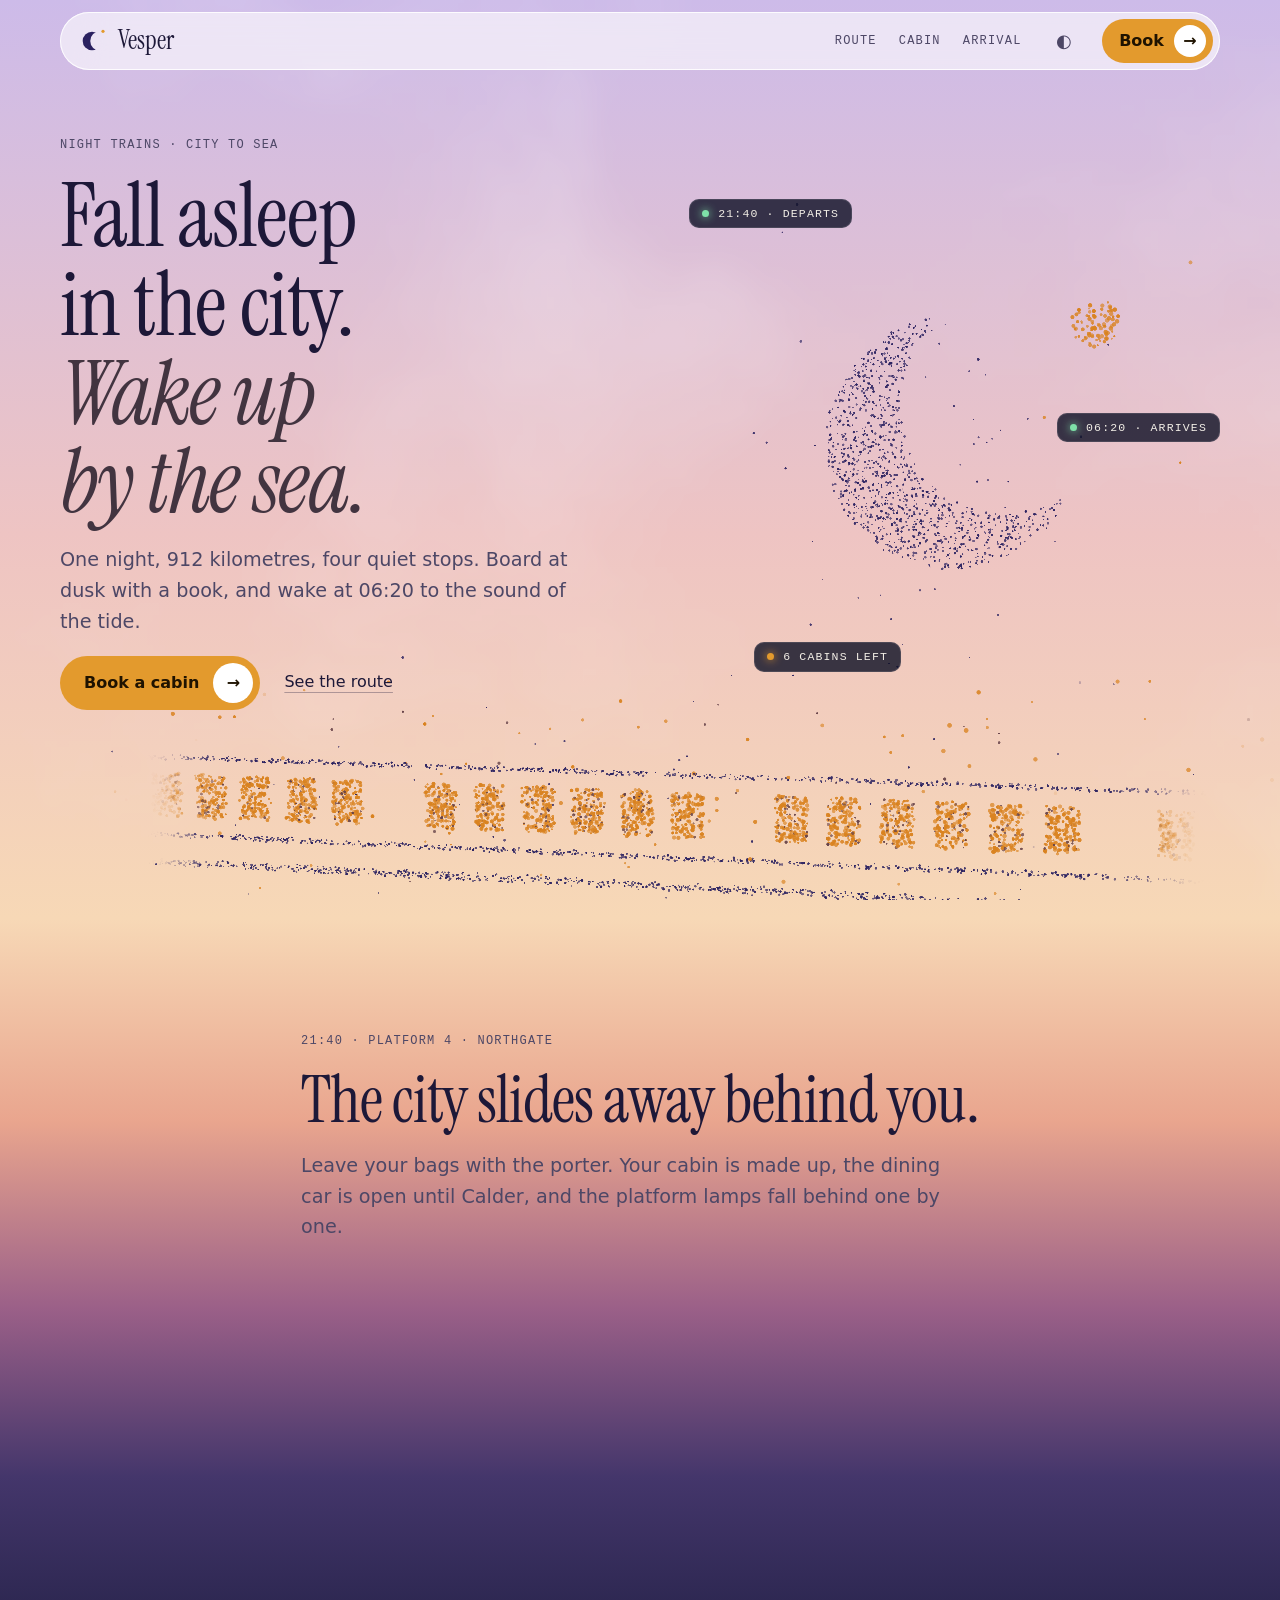
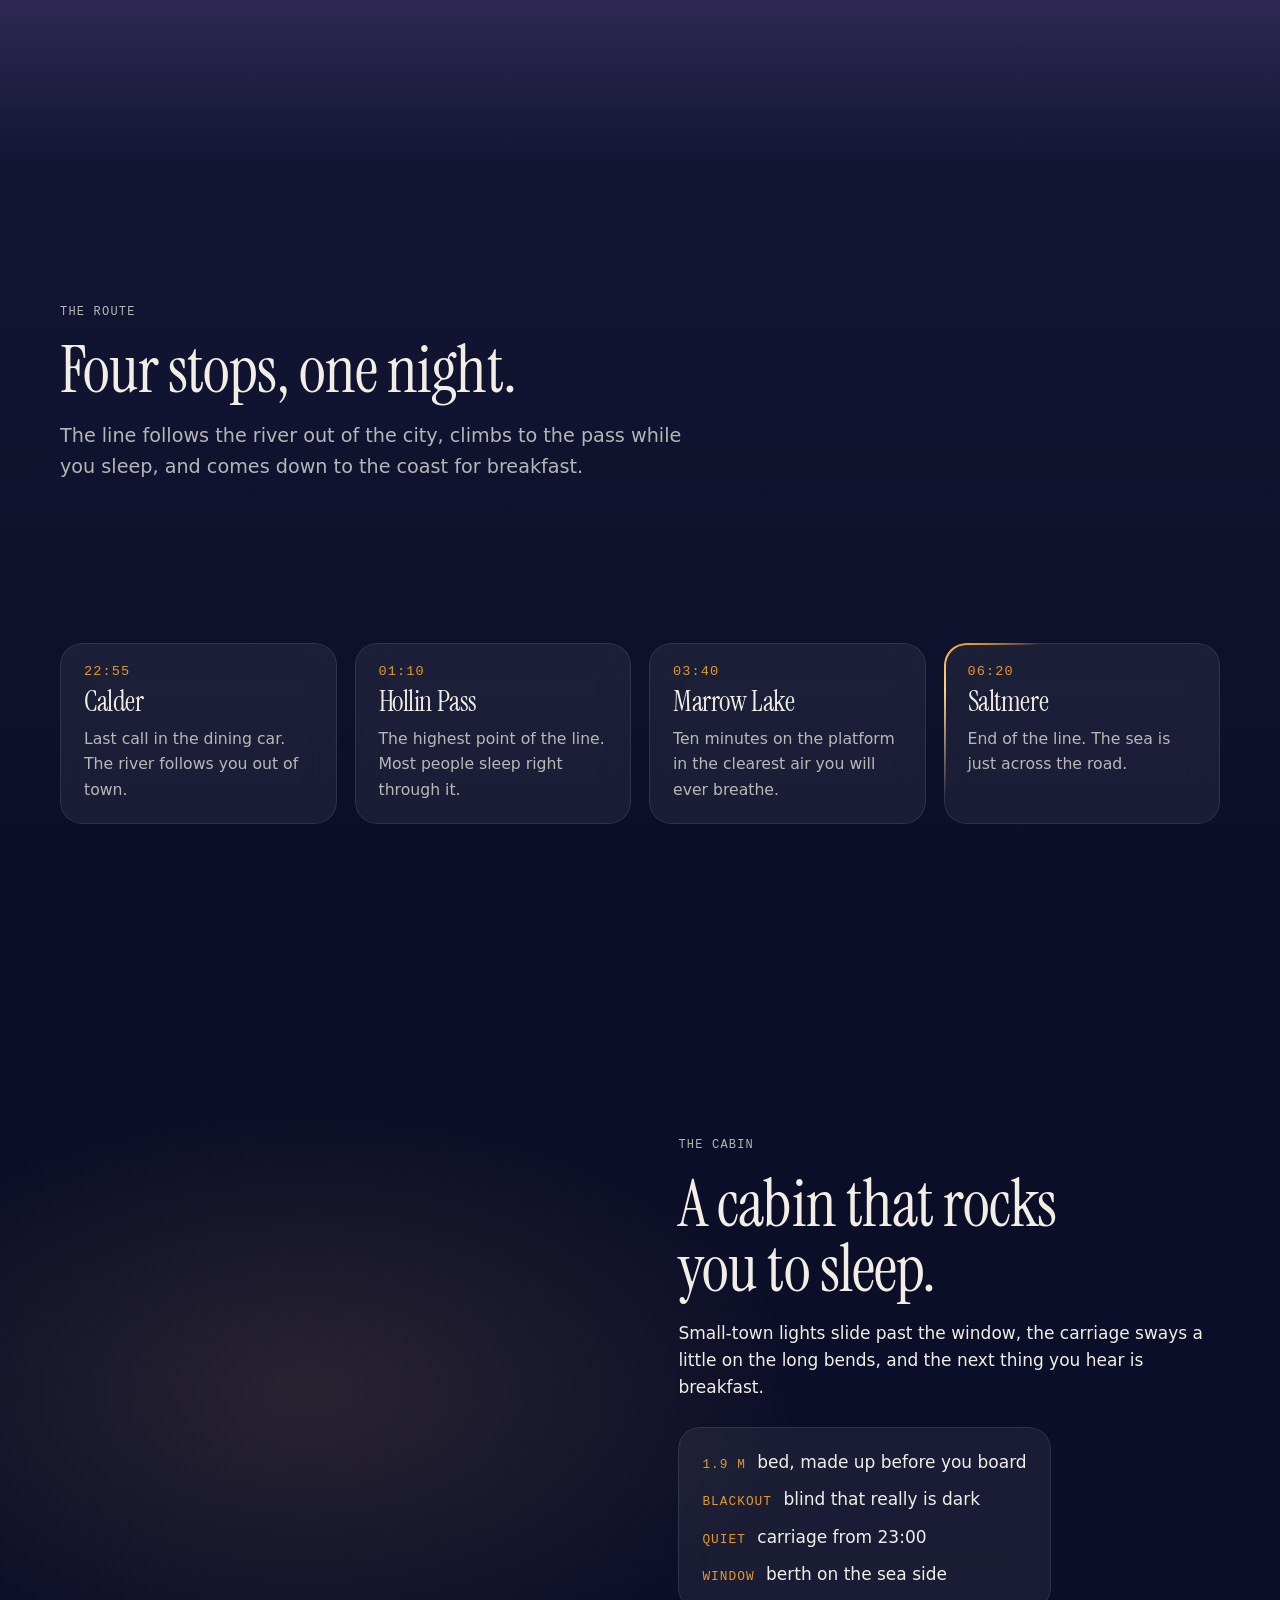
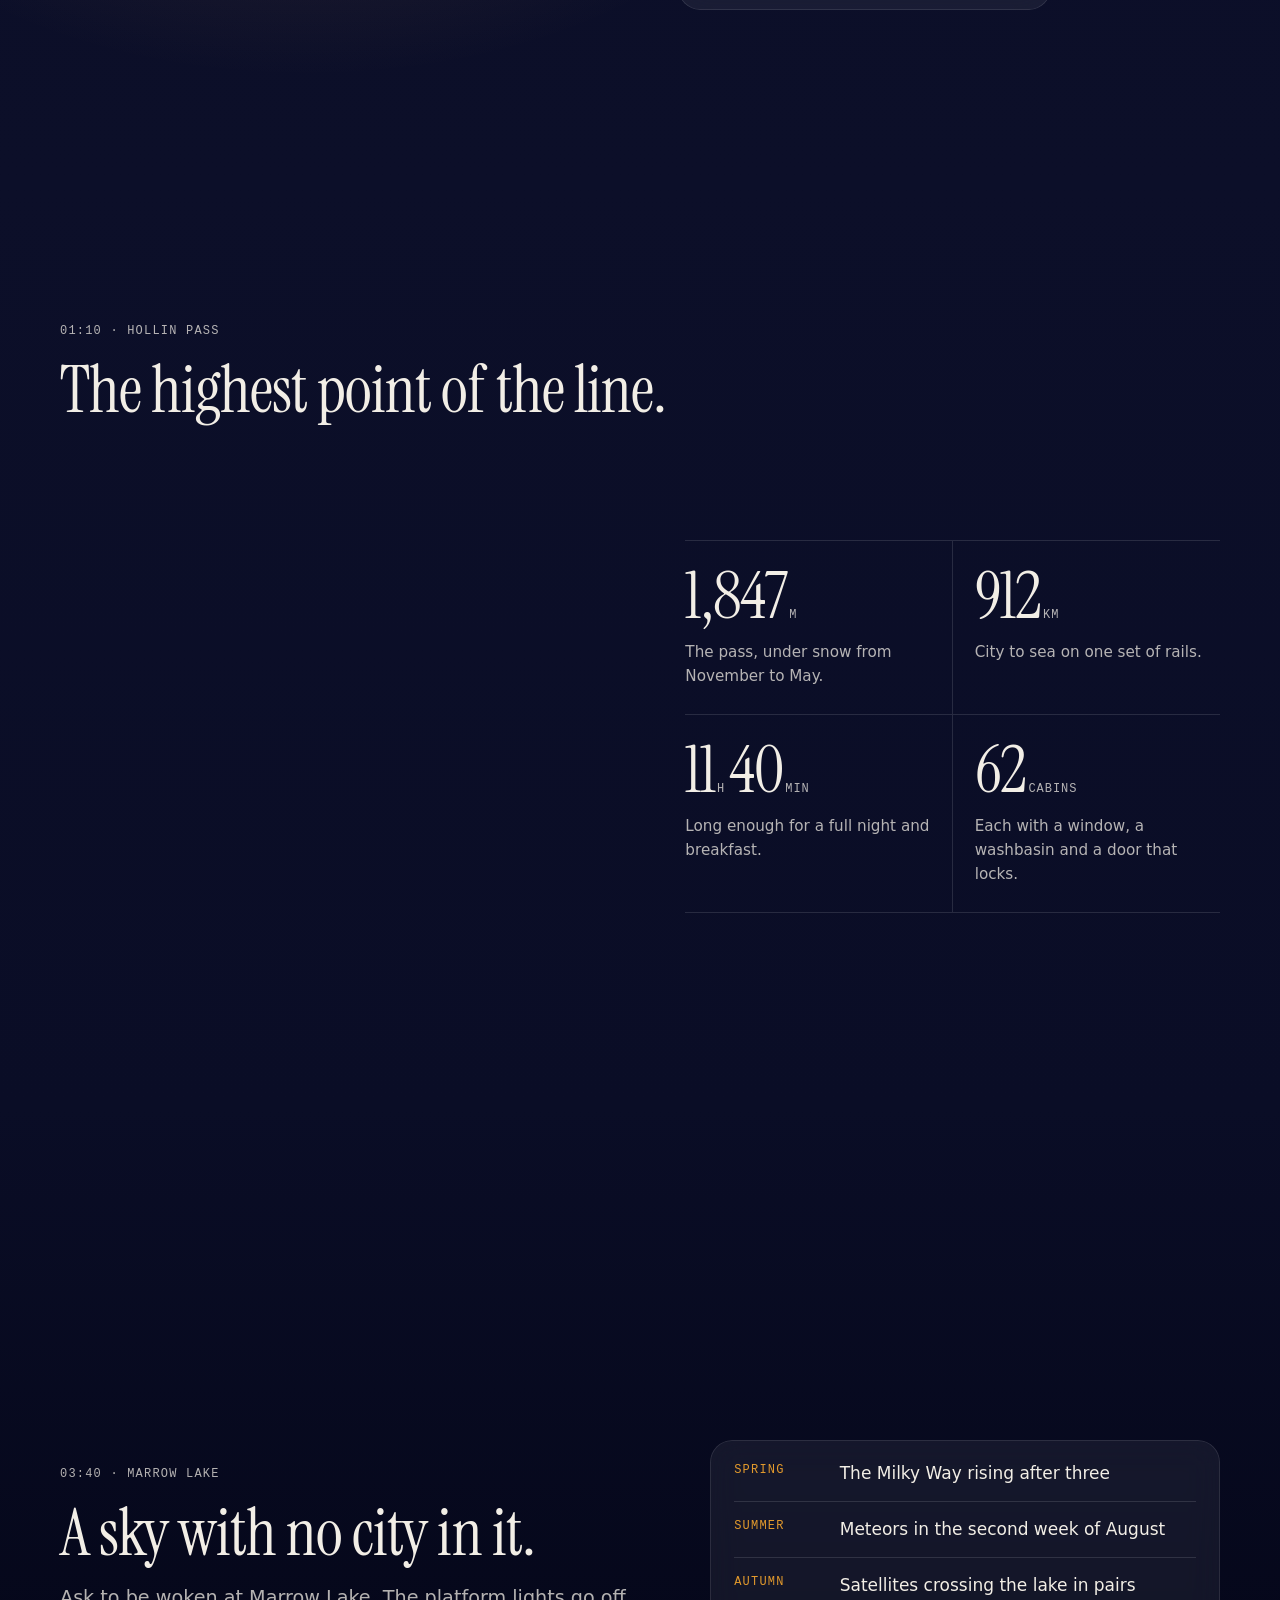
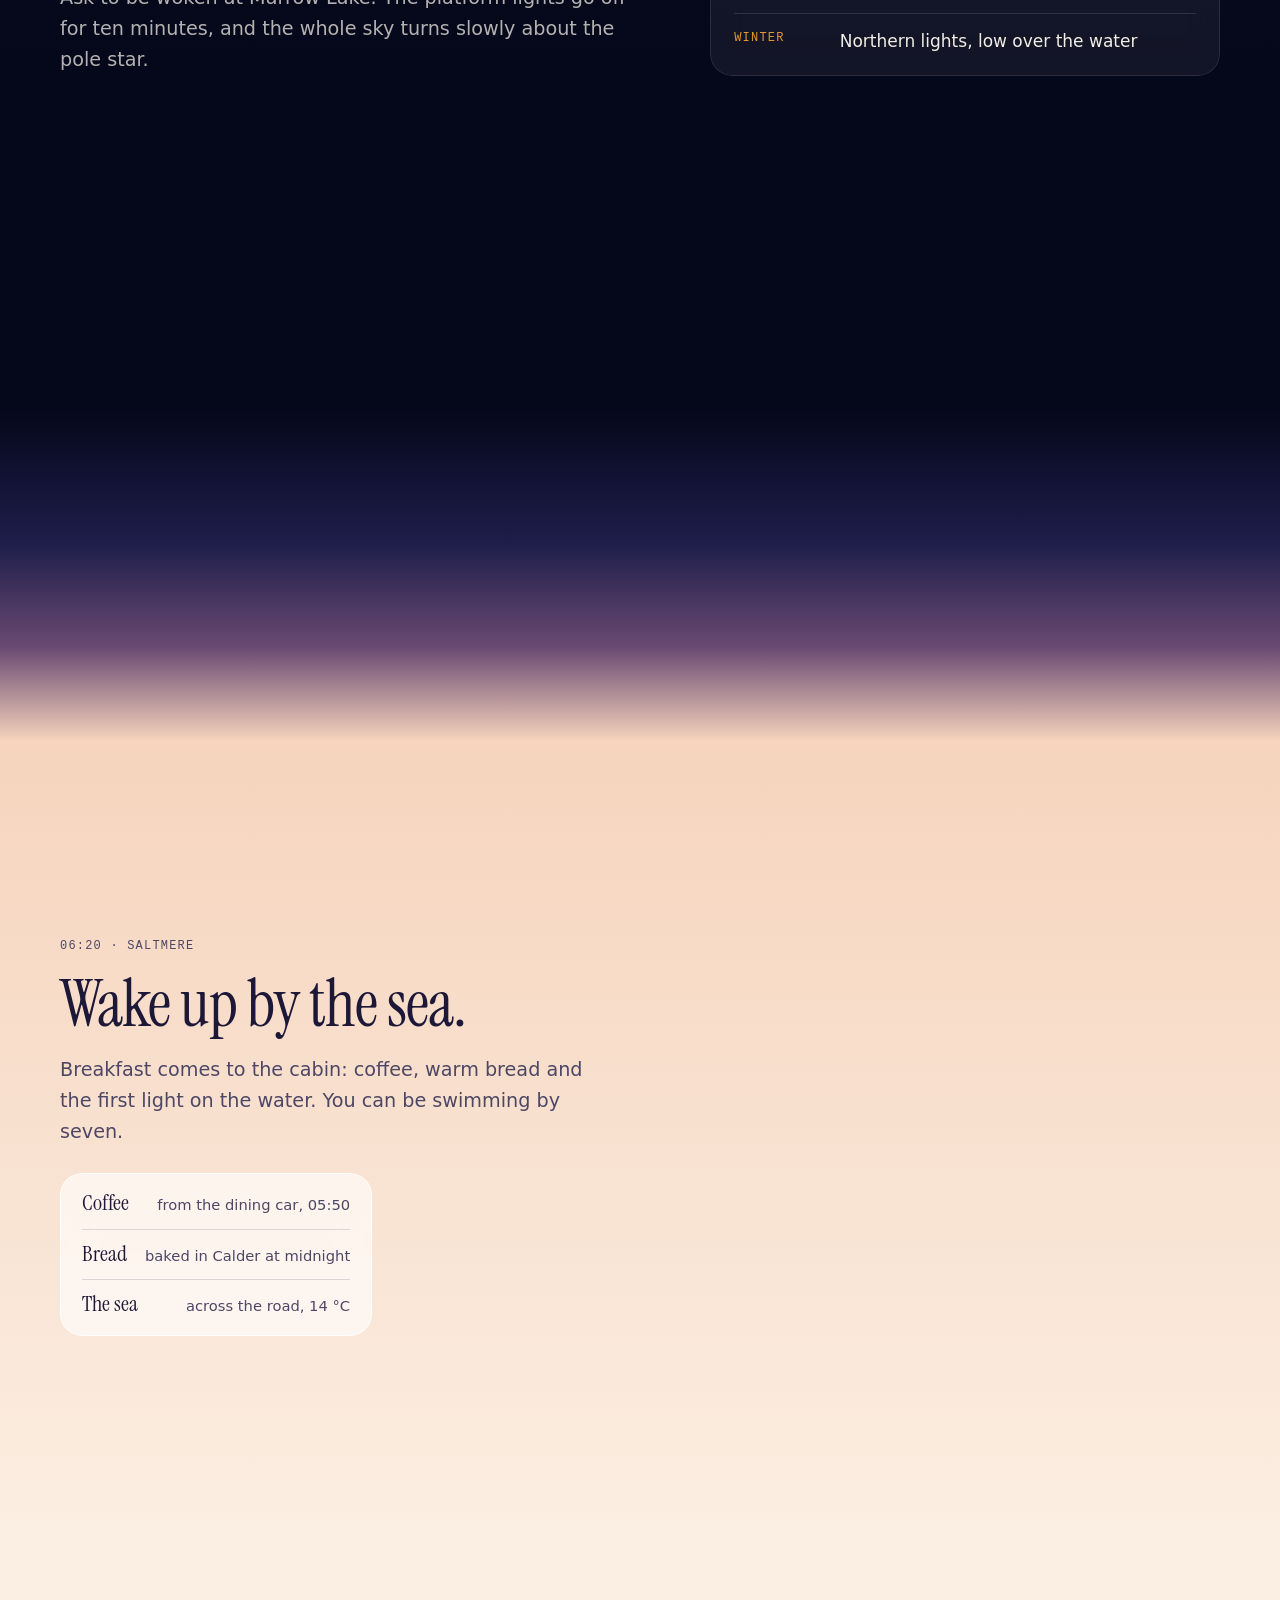
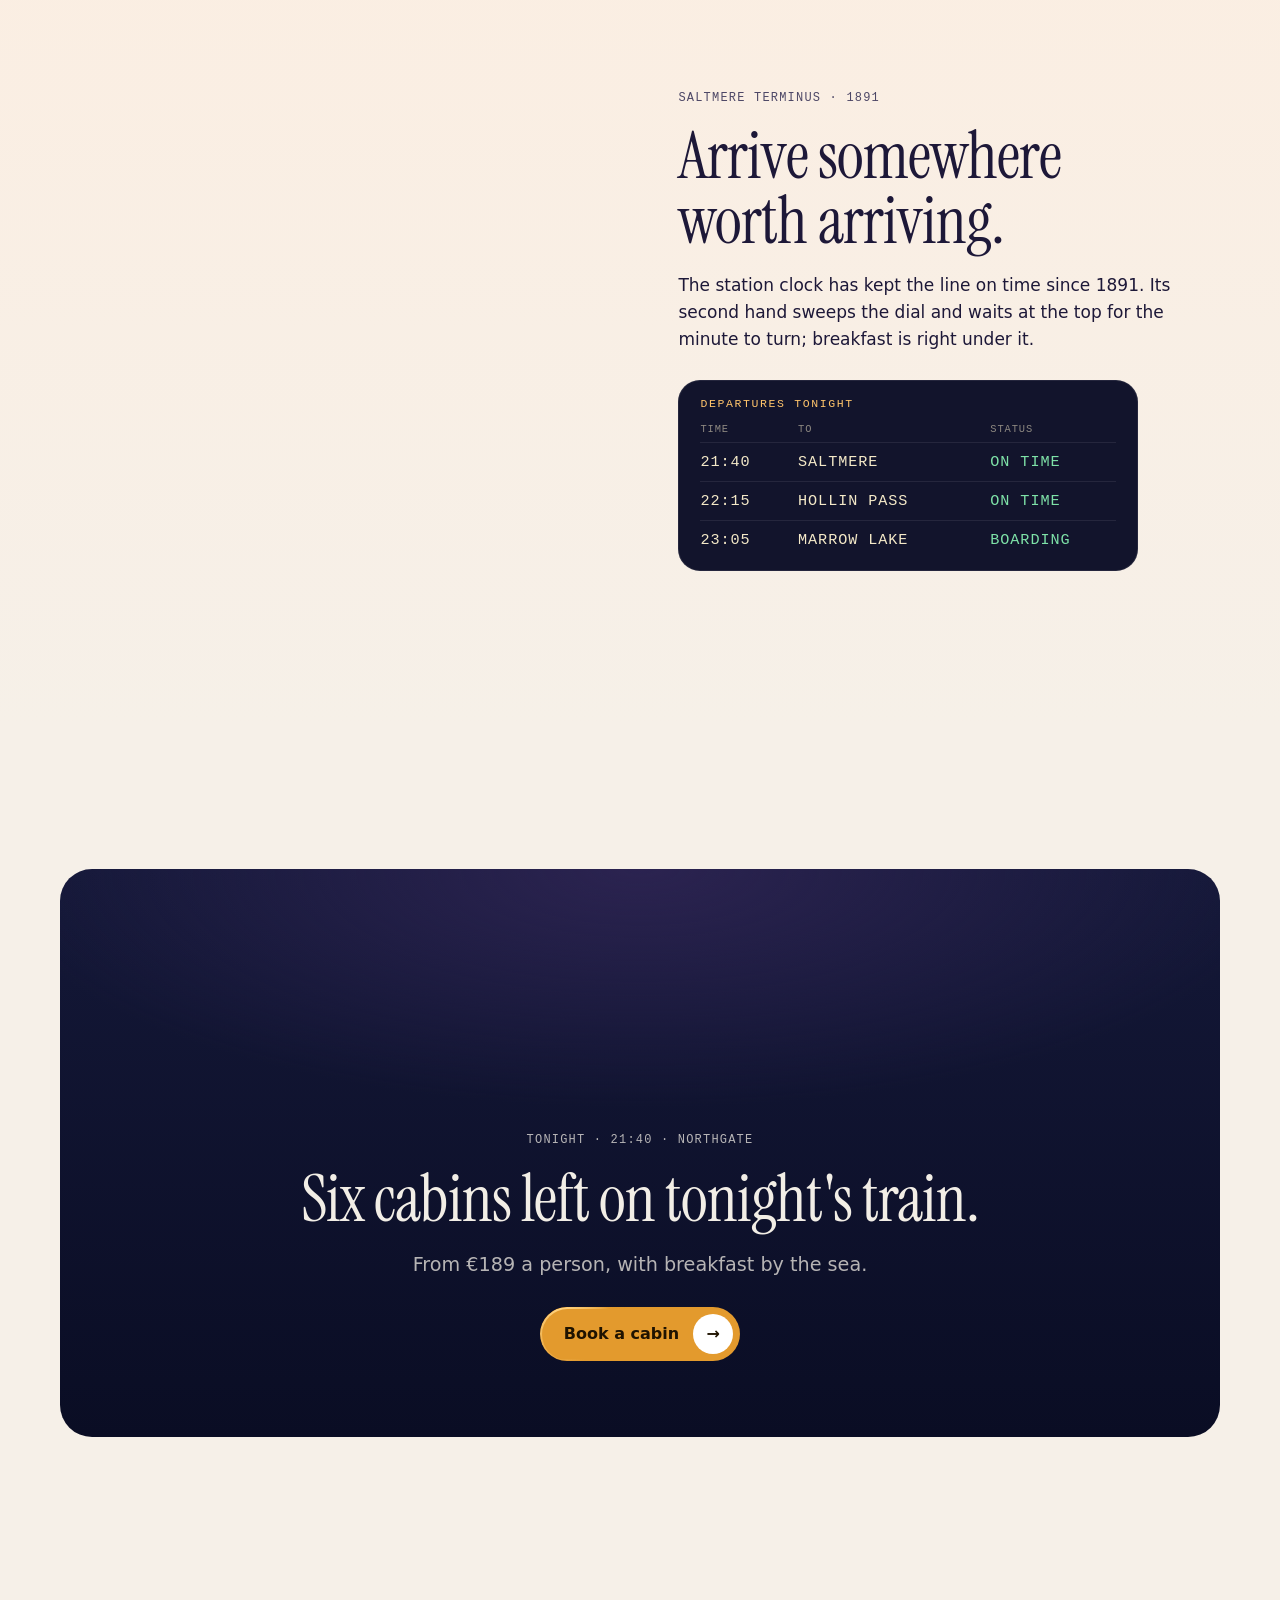
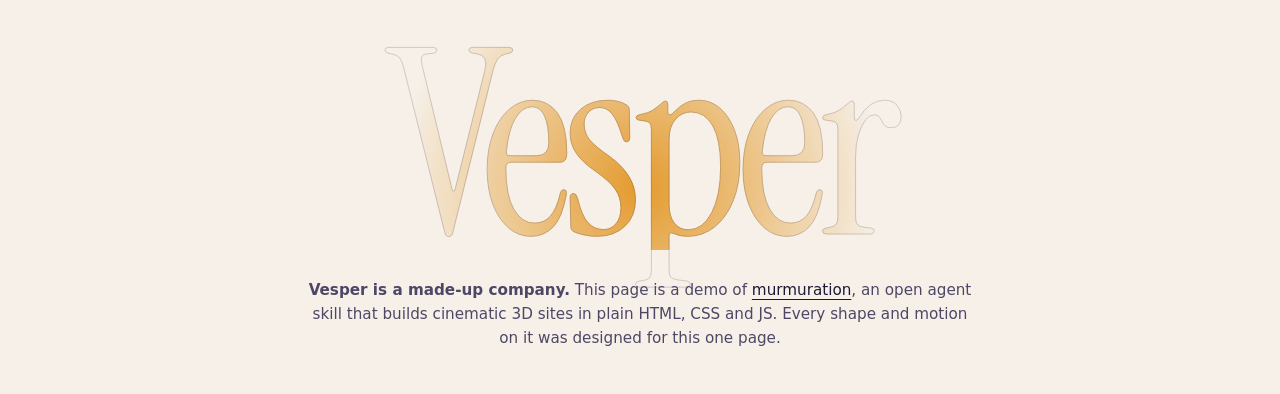
<file: demo/index.html>
<!doctype html>
<html lang="en">
<head>
<meta charset="utf-8">
<meta name="viewport" content="width=device-width, initial-scale=1, viewport-fit=cover">
<title>Vesper · Night trains from the city to the sea</title>
<meta name="description" content="Vesper is a made-up night-train company. This page is a demo of murmuration, an open-source skill that builds cinematic 3D websites in plain HTML, CSS and JS.">
<meta name="theme-color" content="#c9b8e8">
<meta property="og:type" content="website">
<meta property="og:title" content="Vesper · a murmuration demo">
<meta property="og:description" content="One particle cloud, nine shapes invented for one night on a sleeper train. Plain HTML, CSS and JS, no build step.">
<meta property="og:image" content="https://aniketshukla1.github.io/murmuration/og.jpg">
<meta name="twitter:card" content="summary_large_image">
<link rel="icon" href="favicon.svg" type="image/svg+xml">
<link rel="preload" href="fonts/instrument-serif-latin-400-normal.woff2" as="font" type="font/woff2" crossorigin>
<link rel="stylesheet" href="vesper.css">
<!-- Boot: theme from storage before paint, and the .js class. -->
<script>try{var t=localStorage.getItem('site-theme');if(t==='dark'||t==='light')document.documentElement.dataset.theme=t}catch(e){}document.documentElement.classList.add('js')</script>
<script src="site.js" defer></script>
<script src="scene.js" defer></script>
<script src="murmuration.js" defer></script>
<script src="vesper.js" defer></script>
</head>
<body>
<a class="skip" href="#route">Skip to the route</a>
<header class="site-header">
  <div class="wrap">
    <div class="bar">
      <a class="brand" href="#top" aria-label="Vesper, back to the top">
        <!-- The mark waxes and wanes: a shadow crosses the moon over half a minute. -->
        <svg class="phase" viewBox="0 0 48 48" aria-hidden="true">
          <defs><mask id="phase-mask"><rect width="48" height="48" fill="#fff"/><circle class="phase-shadow" cx="24" cy="24" r="14.6" fill="#000"/></mask></defs>
          <circle class="phase-moon" cx="24" cy="24" r="14" mask="url(#phase-mask)"/>
          <circle class="phase-star" cx="40.5" cy="9.5" r="2.4"/>
        </svg>
        Vesper
      </a>
      <nav class="nav" aria-label="Sections">
        <a href="#route">Route</a>
        <a href="#cabin">Cabin</a>
        <a href="#arrive">Arrival</a>
      </nav>
      <button class="theme-toggle" type="button" data-theme-toggle aria-label="Switch theme">◐</button>
      <a class="button button-small" href="#book">Book<span class="knob-dot" aria-hidden="true">→</span></a>
    </div>
  </div>
</header>

<main id="top">
  <!-- Hero: a lit sleeper glides past at dusk, under the moon -->
  <section class="hero">
    <div class="anchor hero-anchor" data-shape="nightline" data-fit="width" data-scale="0.85" data-hold="anchor" aria-hidden="true"></div>
    <svg class="drawn train-drawn" viewBox="0 0 1000 60" preserveAspectRatio="none" aria-hidden="true">
      <path class="body" d="M0 8 H1000 M0 52 H1000"/>
      <g class="lit"><rect x="20" y="18" width="30" height="20"/><rect x="68" y="18" width="30" height="20"/><rect x="116" y="18" width="30" height="20"/><rect x="164" y="18" width="30" height="20"/><rect x="212" y="18" width="30" height="20"/><rect x="260" y="18" width="30" height="20"/><rect x="352" y="18" width="30" height="20"/><rect x="400" y="18" width="30" height="20"/><rect x="448" y="18" width="30" height="20"/><rect x="496" y="18" width="30" height="20"/><rect x="544" y="18" width="30" height="20"/><rect x="592" y="18" width="30" height="20"/><rect x="684" y="18" width="30" height="20"/><rect x="732" y="18" width="30" height="20"/><rect x="780" y="18" width="30" height="20"/><rect x="828" y="18" width="30" height="20"/><rect x="876" y="18" width="30" height="20"/><rect x="924" y="18" width="30" height="20"/></g>
    </svg>
    <div class="wrap split section" style="--pad: 56px">
      <div class="stack hero-text">
        <p class="eyebrow">Night trains · city to sea</p>
        <h1>Fall asleep in the city. <em>Wake up by the sea.</em></h1>
        <p class="lead">One night, 912 kilometres, four quiet stops. Board at dusk with a book, and wake at 06:20 to the sound of the tide.</p>
        <div class="actions">
          <a class="button" href="#book">Book a cabin<span class="knob-dot" aria-hidden="true">→</span></a>
          <a class="text-link" href="#route">See the route</a>
        </div>
      </div>
      <div class="stage hero-stage" data-parallax>
        <svg class="drawn moon-drawn" viewBox="0 0 48 48" aria-hidden="true"><path d="M21.34 11.02A14 14 0 1 0 34.66 30.98A12 12 0 0 1 21.34 11.02Z"/><circle cx="37.5" cy="12" r="2.6"/></svg>
        <ul class="tags" aria-label="Tonight's train">
          <li class="tag t1"><i aria-hidden="true"></i>21:40 · departs</li>
          <li class="tag t2"><i aria-hidden="true"></i>06:20 · arrives</li>
          <li class="tag t3"><i aria-hidden="true"></i>6 cabins left</li>
        </ul>
      </div>
    </div>
  </section>

  <!-- Departure: the station lamps slide away behind the last carriage -->
  <section class="dusk" id="depart">
    <svg class="drawn platform-drawn" viewBox="0 0 400 200" preserveAspectRatio="xMidYMax meet" aria-hidden="true">
      <path class="rails" d="M188 200 L198 40 M212 200 L202 40 M120 200 L196 40 M280 200 L204 40"/>
      <g class="lamps"><circle cx="70" cy="70" r="6"/><circle cx="330" cy="70" r="6"/><circle cx="130" cy="58" r="4.5"/><circle cx="270" cy="58" r="4.5"/><circle cx="165" cy="50" r="3.2"/><circle cx="235" cy="50" r="3.2"/><circle cx="182" cy="45" r="2.2"/><circle cx="218" cy="45" r="2.2"/></g>
    </svg>
    <div class="anchor" data-shape="platform" data-enter="sweep" data-fit="height" data-scale="1.35" aria-hidden="true"></div>
    <div class="wrap stack dusk-text">
      <p class="eyebrow">21:40 · Platform 4 · Northgate</p>
      <h2>The city slides away behind you.</h2>
      <p class="lead">Leave your bags with the porter. Your cabin is made up, the dining car is open until Calder, and the platform lamps fall behind one by one.</p>
    </div>
  </section>

  <!-- The route: a light runs down the line; each stop pulses -->
  <section class="section night on-night" id="route">
    <div class="wrap">
      <div class="section-head stack">
        <p class="eyebrow">The route</p>
        <h2>Four stops, one night.</h2>
        <p class="lead">The line follows the river out of the city, climbs to the pass while you sleep, and comes down to the coast for breakfast.</p>
      </div>
      <div class="route">
        <div class="rail" aria-hidden="true"></div>
        <div class="anchor" data-shape="route" data-enter="stream" data-fit="long" data-hold="anchor" aria-hidden="true"></div>
        <ol class="stops">
          <li class="card stop"><p class="time">22:55</p><h3>Calder</h3><p>Last call in the dining car. The river follows you out of town.</p></li>
          <li class="card stop"><p class="time">01:10</p><h3>Hollin Pass</h3><p>The highest point of the line. Most people sleep right through it.</p></li>
          <li class="card stop"><p class="time">03:40</p><h3>Marrow Lake</h3><p>Ten minutes on the platform in the clearest air you will ever breathe.</p></li>
          <li class="card stop beam"><p class="time">06:20</p><h3>Saltmere</h3><p>End of the line. The sea is just across the road.</p></li>
        </ol>
      </div>
    </div>
  </section>

  <!-- The cabin: town lights pass the window; the carriage rocks -->
  <section class="section cabin on-night" id="cabin">
    <div class="wrap split">
      <div class="stage cabin-stage">
        <svg class="drawn window-drawn" viewBox="0 0 300 220" aria-hidden="true"><rect x="12" y="12" width="276" height="196" rx="34"/><rect x="26" y="26" width="248" height="168" rx="26"/><path class="streak" d="M60 80 H130 M150 120 H250 M70 150 H110 M180 70 H220"/></svg>
        <div class="anchor" data-shape="window" data-enter="scatter" style="inset: 4%" aria-hidden="true"></div>
      </div>
      <div class="stack story-text">
        <p class="eyebrow">The cabin</p>
        <h2>A cabin that rocks you to sleep.</h2>
        <p>Small-town lights slide past the window, the carriage sways a little on the long bends, and the next thing you hear is breakfast.</p>
        <ul class="card amenities" data-quiet>
          <li><b>1.9 m</b> bed, made up before you board</li>
          <li><b>Blackout</b> blind that really is dark</li>
          <li><b>Quiet</b> carriage from 23:00</li>
          <li><b>Window</b> berth on the sea side</li>
        </ul>
      </div>
    </div>
  </section>

  <!-- The pass: snow drifts over the ridge, and a small train crosses below it -->
  <section class="section pass on-night" id="pass" data-play>
    <div class="wrap">
      <div class="section-head stack">
        <p class="eyebrow">01:10 · Hollin Pass</p>
        <h2>The highest point of the line.</h2>
      </div>
      <div class="pass-grid">
        <div class="stage peak-stage">
          <svg class="drawn ridge" viewBox="0 0 400 200" preserveAspectRatio="none" aria-hidden="true"><path d="M0 150 L60 128 L110 140 L170 70 L200 52 L235 78 L290 96 L340 120 L400 112 L400 200 L0 200Z"/></svg>
          <div class="anchor" data-shape="snowline" data-enter="sweep" data-fit="width" style="inset: 0" aria-hidden="true"></div>
        </div>
        <dl class="numbers" data-quiet>
          <div><dt><span data-count-to="1847" data-count-from="1200">1,847</span><small>m</small></dt><dd>The pass, under snow from November to May.</dd></div>
          <div><dt><span data-count-to="912" data-count-from="400">912</span><small>km</small></dt><dd>City to sea on one set of rails.</dd></div>
          <div><dt>11<small>h</small>40<small>min</small></dt><dd>Long enough for a full night and breakfast.</dd></div>
          <div><dt><span data-count-to="62" data-count-from="10">62</span><small>cabins</small></dt><dd>Each with a window, a washbasin and a door that locks.</dd></div>
        </dl>
      </div>
    </div>
  </section>

  <!-- The night: star trails turn about the pole star over Marrow Lake -->
  <section class="section window on-night" id="window">
    <div class="starfield drawn" aria-hidden="true"></div>
    <div class="anchor" data-shape="trails" data-enter="spiral" data-fit="cover" style="inset: 0" aria-hidden="true"></div>
    <div class="wrap window-grid">
      <div class="stack story-text">
        <p class="eyebrow">03:40 · Marrow Lake</p>
        <h2>A sky with no city in it.</h2>
        <p class="lead">Ask to be woken at Marrow Lake. The platform lights go off for ten minutes, and the whole sky turns slowly about the pole star.</p>
      </div>
      <dl class="card sky-card" data-quiet>
        <div><dt>Spring</dt><dd>The Milky Way rising after three</dd></div>
        <div><dt>Summer</dt><dd>Meteors in the second week of August</dd></div>
        <div><dt>Autumn</dt><dd>Satellites crossing the lake in pairs</dd></div>
        <div><dt>Winter</dt><dd>Northern lights, low over the water</dd></div>
      </dl>
    </div>
  </section>

  <div class="first-light" aria-hidden="true"></div>

  <!-- Arrival: the sun clears the sea as you scroll -->
  <section class="section dawn" id="arrive">
    <div class="wrap split">
      <div class="stack story-text">
        <p class="eyebrow">06:20 · Saltmere</p>
        <h2>Wake up by the sea.</h2>
        <p class="lead">Breakfast comes to the cabin: coffee, warm bread and the first light on the water. You can be swimming by seven.</p>
        <ul class="card breakfast" data-quiet>
          <li><span>Coffee</span><span>from the dining car, 05:50</span></li>
          <li><span>Bread</span><span>baked in Calder at midnight</span></li>
          <li><span>The sea</span><span>across the road, 14 °C</span></li>
        </ul>
      </div>
      <div class="stage">
        <svg class="drawn sun-drawn" viewBox="0 0 400 240" aria-hidden="true"><circle class="sun" cx="200" cy="120" r="56"/><path class="sea" d="M20 120 H380 M150 140 H250 M170 160 H230 M185 180 H215"/></svg>
        <div class="anchor" data-shape="sunrise" data-enter="sweep" data-fit="width" style="inset: 0" aria-hidden="true"></div>
      </div>
    </div>
  </section>

  <!-- The terminus: a railway clock keeps time -->
  <section class="section terminus" id="terminus">
    <div class="wrap split">
      <div class="stage">
        <svg class="drawn clock-drawn" viewBox="0 0 200 200" aria-hidden="true"><circle cx="100" cy="100" r="92"/><path class="hands" d="M100 100 L100 52 M100 100 L134 120"/><circle class="tip" cx="100" cy="40" r="6"/></svg>
        <div class="anchor" data-shape="clock" data-enter="flock" style="inset: 6% 8%" aria-hidden="true"></div>
      </div>
      <div class="stack story-text">
        <p class="eyebrow">Saltmere Terminus · 1891</p>
        <h2>Arrive somewhere worth arriving.</h2>
        <p>The station clock has kept the line on time since 1891. Its second hand sweeps the dial and waits at the top for the minute to turn; breakfast is right under it.</p>
        <div class="card board" data-board data-quiet>
          <p class="board-title">Departures tonight</p>
          <table>
            <thead><tr><th scope="col">Time</th><th scope="col">To</th><th scope="col">Status</th></tr></thead>
            <tbody>
              <tr><td>21:40</td><td data-flap>Saltmere</td><td data-flap>On time</td></tr>
              <tr><td>22:15</td><td data-flap>Hollin Pass</td><td data-flap>On time</td></tr>
              <tr><td>23:05</td><td data-flap>Marrow Lake</td><td data-flap>Boarding</td></tr>
            </tbody>
          </table>
        </div>
      </div>
    </div>
  </section>

  <!-- Booking: the moon on a night card -->
  <section id="book" class="section book">
    <div class="backdrop on-night" aria-hidden="true"></div>
    <div class="wrap on-night">
      <div class="cta stack cta-text">
        <div class="anchor" data-shape="moon" data-enter="spiral" data-hold="anchor" aria-hidden="true">
          <svg class="drawn moon-drawn" viewBox="0 0 48 48"><path d="M21.34 11.02A14 14 0 1 0 34.66 30.98A12 12 0 0 1 21.34 11.02Z"/><circle cx="37.5" cy="12" r="2.6"/></svg>
        </div>
        <p class="eyebrow">Tonight · 21:40 · Northgate</p>
        <h2>Six cabins left on tonight's train.</h2>
        <p class="lead">From €189 a person, with breakfast by the sea.</p>
        <button class="button beam" type="button" data-book>Book a cabin<span class="knob-dot" aria-hidden="true">→</span></button>
      </div>
    </div>
  </section>
</main>

<footer class="site-footer">
  <p class="footer-mark" data-glow aria-hidden="true">Vesper</p>
  <div class="wrap footer-note">
    <p><b>Vesper is a made-up company.</b> This page is a demo of <a href="https://github.com/aniketshukla1/murmuration">murmuration</a>, an open agent skill that builds cinematic 3D sites in plain HTML, CSS and JS. Every shape and motion on it was designed for this one page.</p>
  </div>
</footer>

<dialog class="note" data-note>
  <form method="dialog" class="stack">
    <p class="eyebrow">No train tonight</p>
    <h2>Vesper is made up.</h2>
    <p>This page is a demo of murmuration. The skill, the engine and this page are open source under the MIT licence.</p>
    <div class="actions">
      <a class="button" href="https://github.com/aniketshukla1/murmuration">See it on GitHub<span class="knob-dot" aria-hidden="true">→</span></a>
      <button class="text-link" value="close">Close</button>
    </div>
  </form>
</dialog>

<div class="scene-layer" data-scene aria-hidden="true"><canvas class="scene-fog"></canvas><canvas class="scene-dots"></canvas></div>
</body>
</html>
</file>
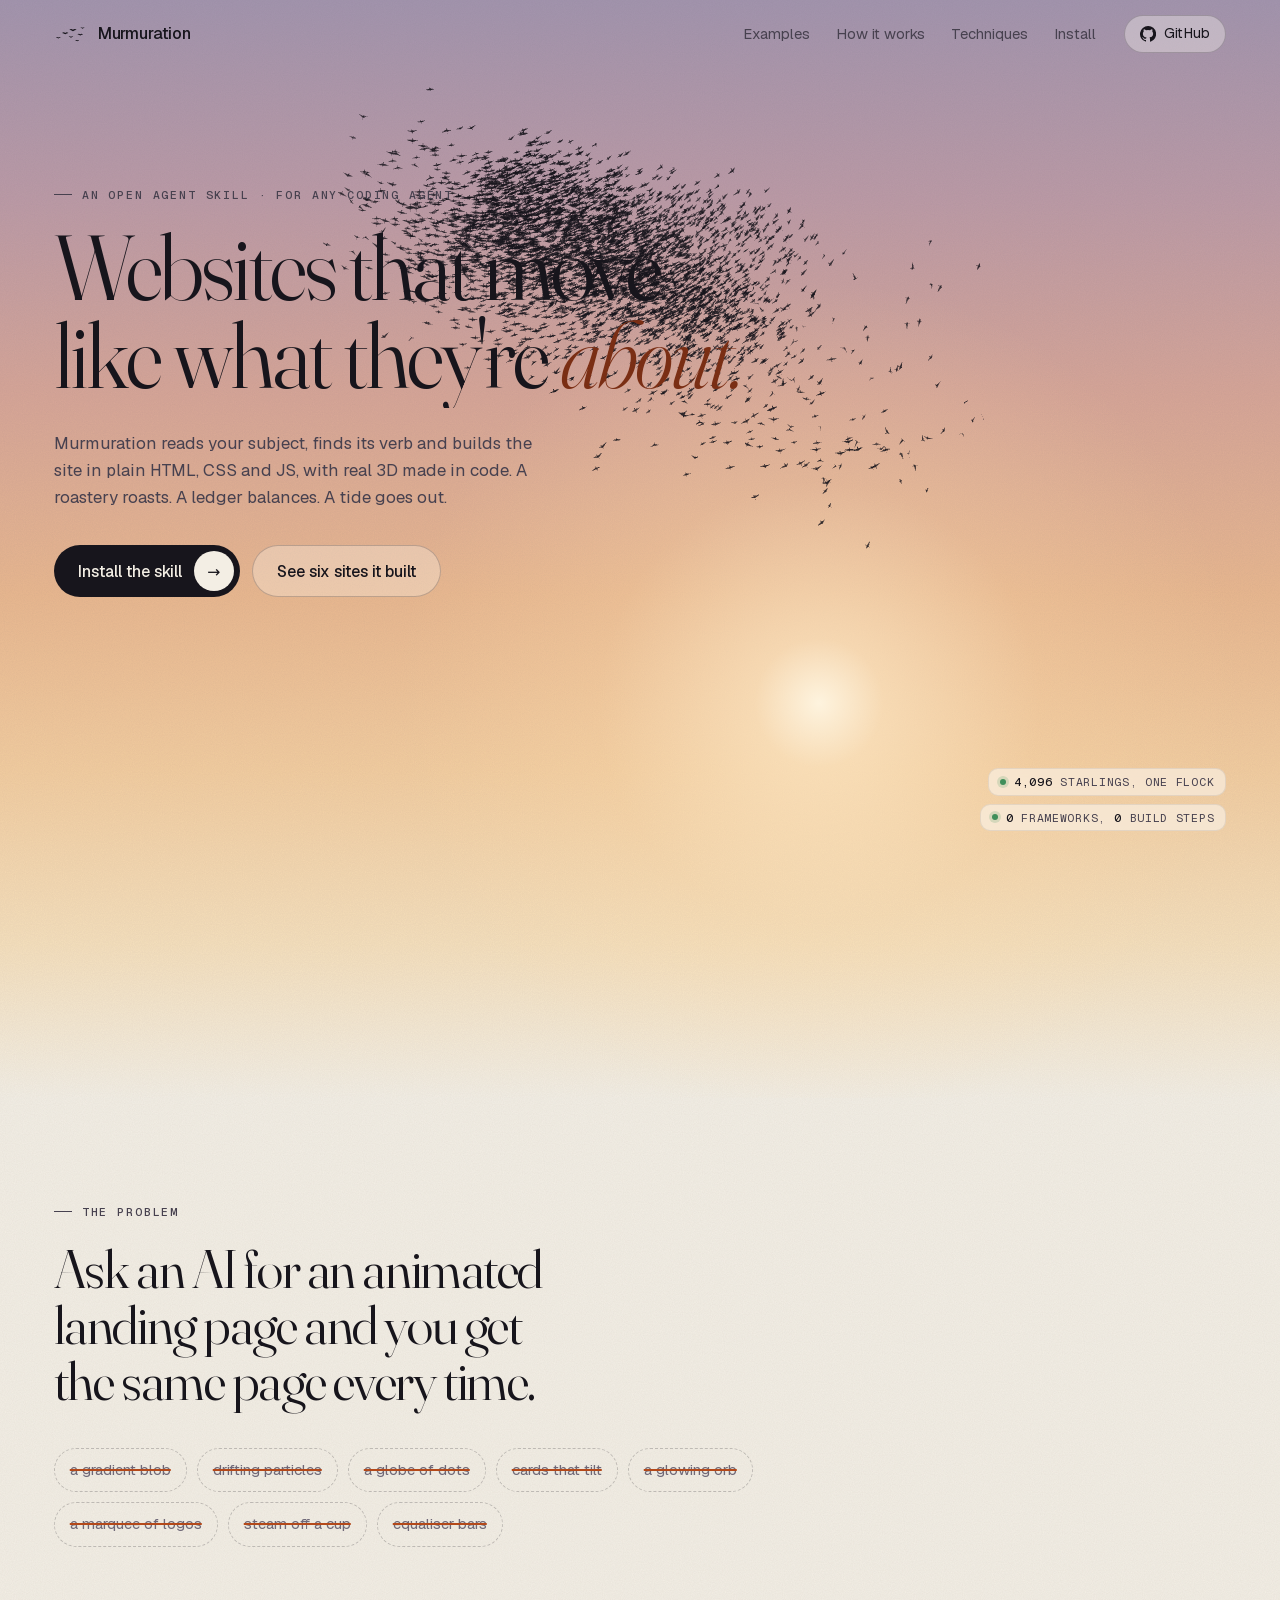
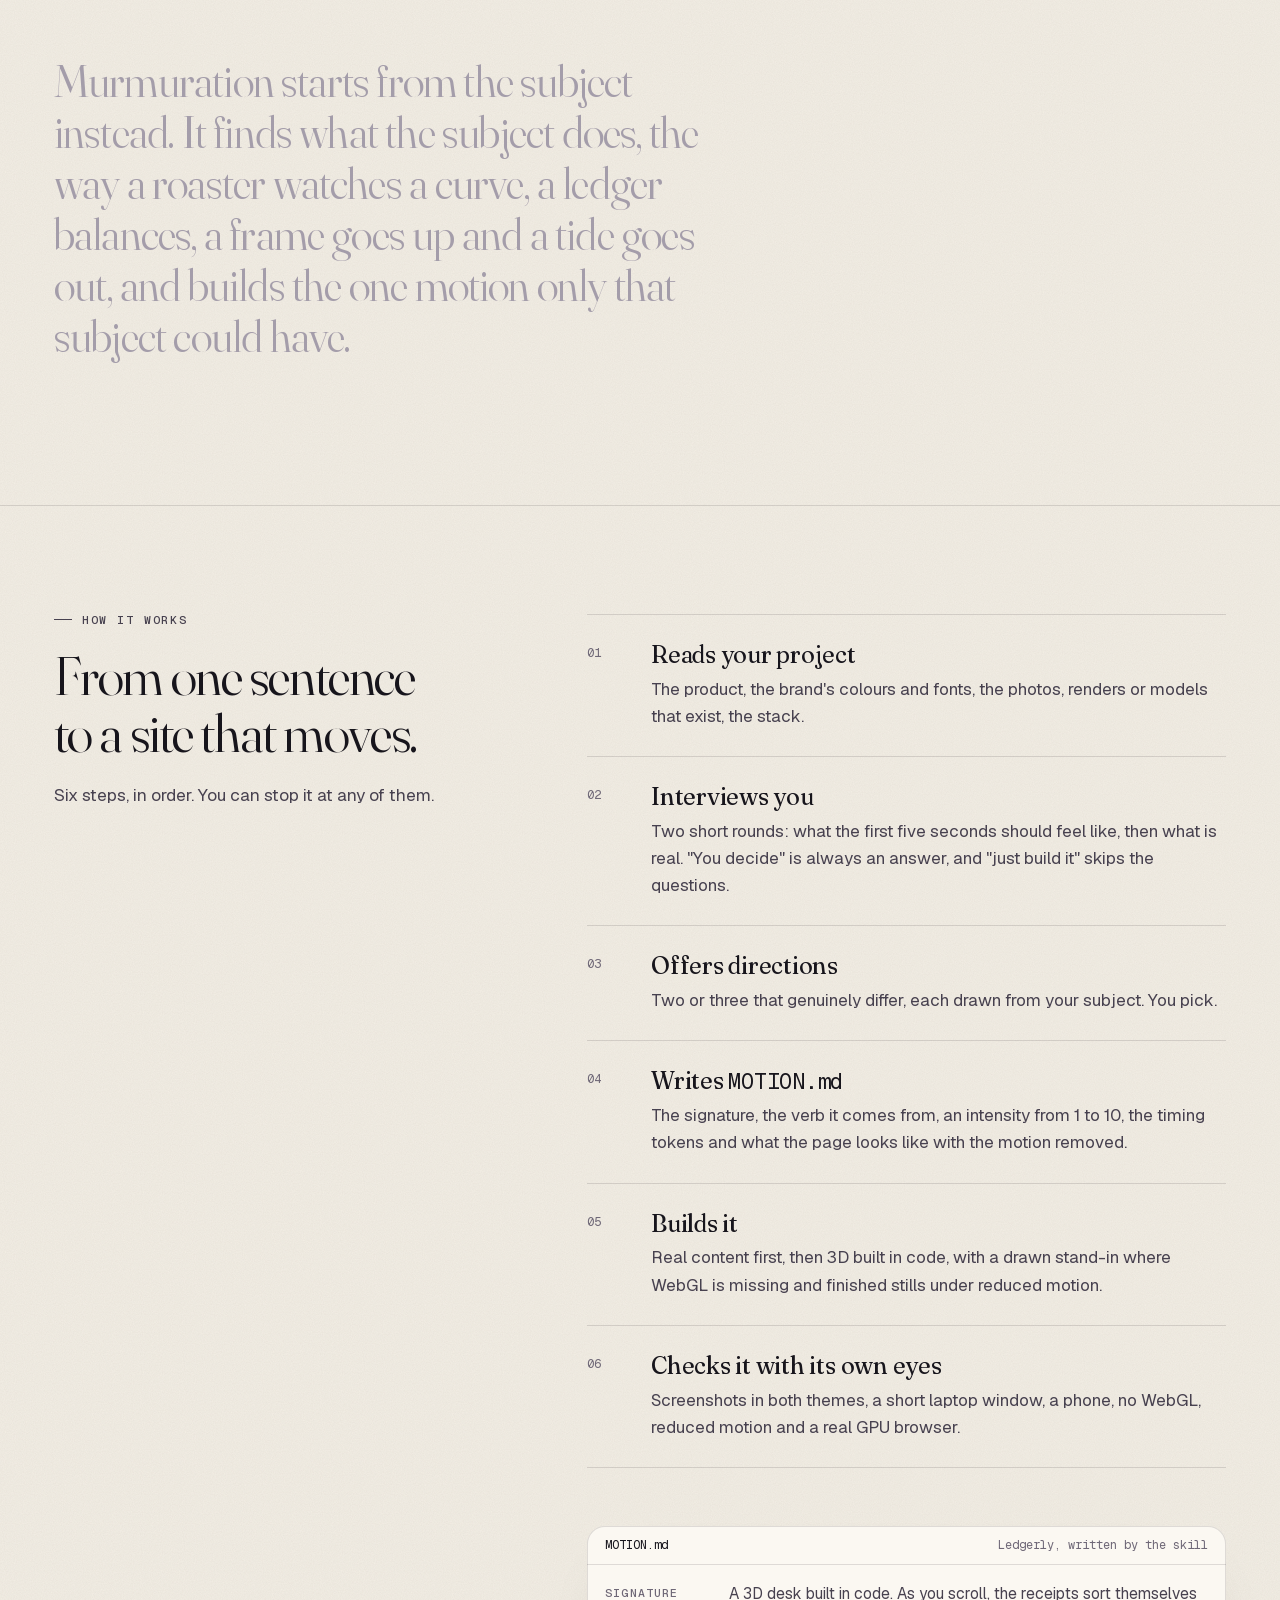
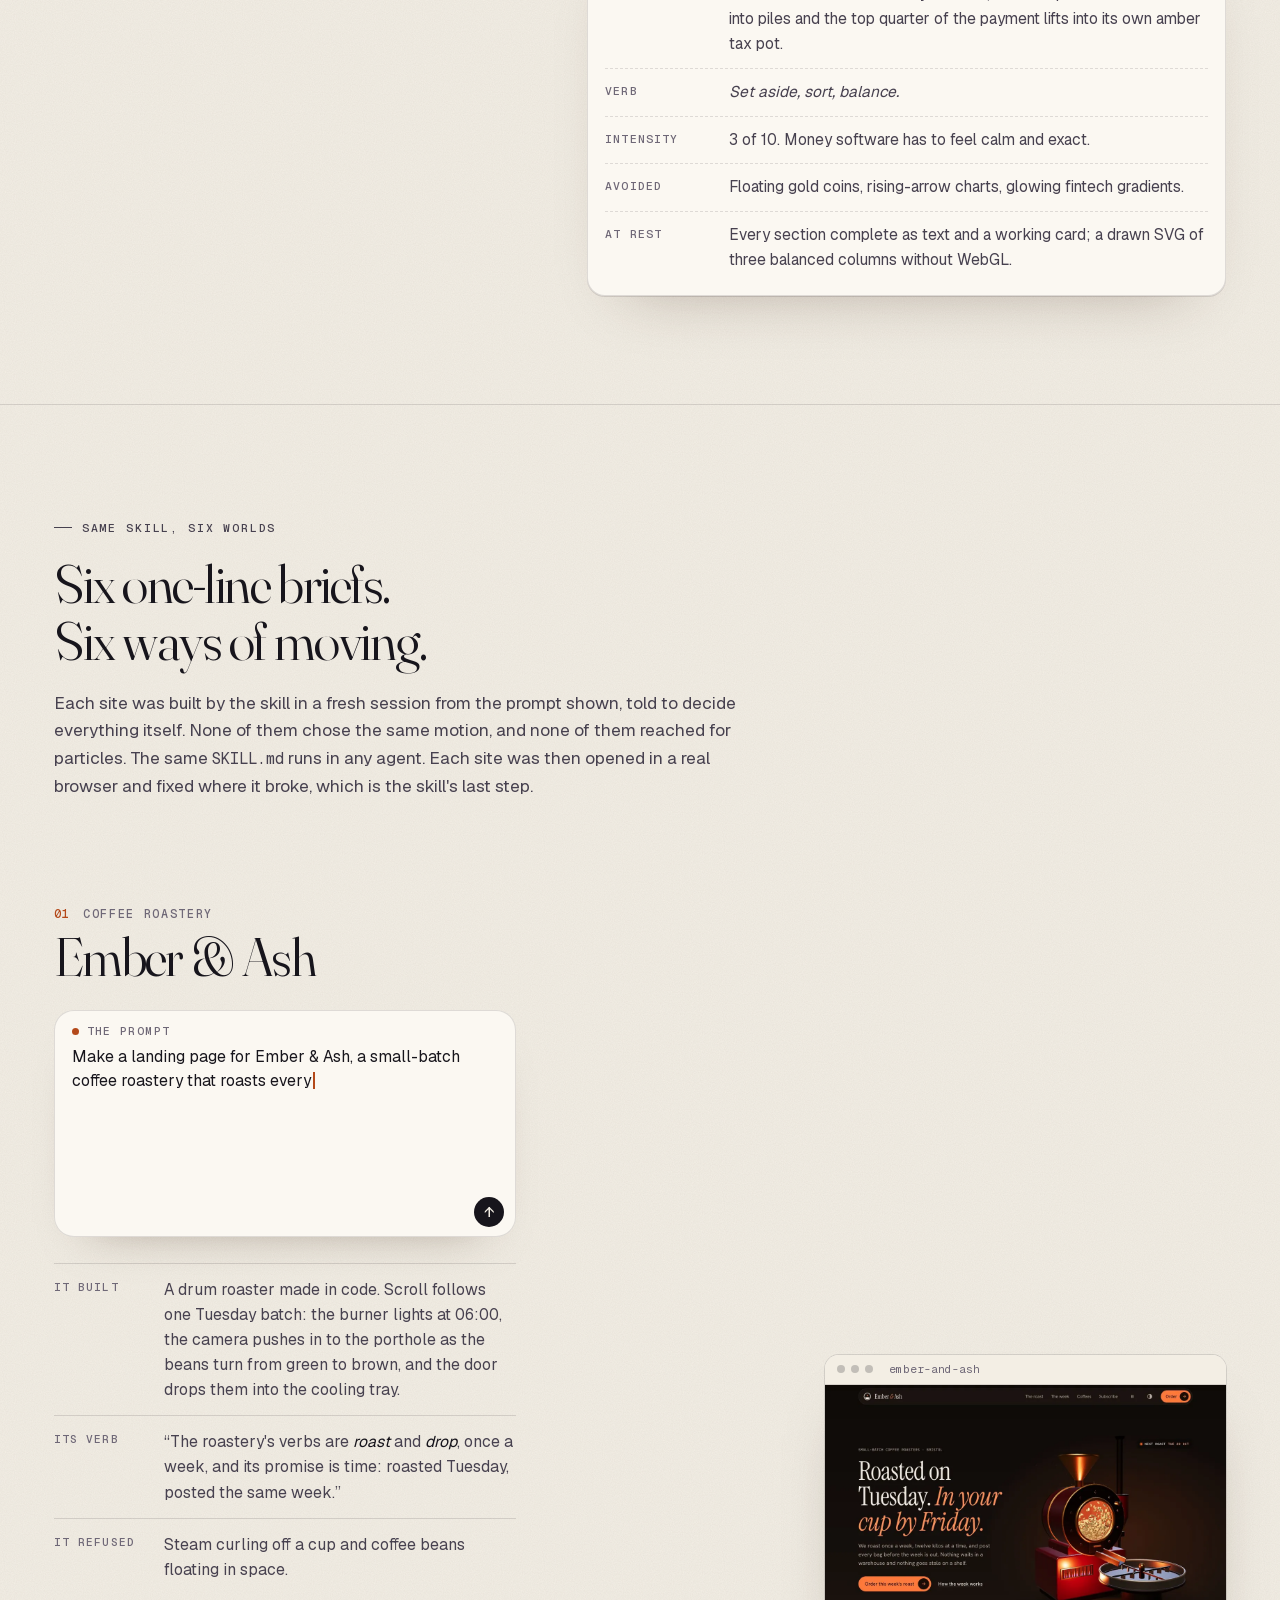
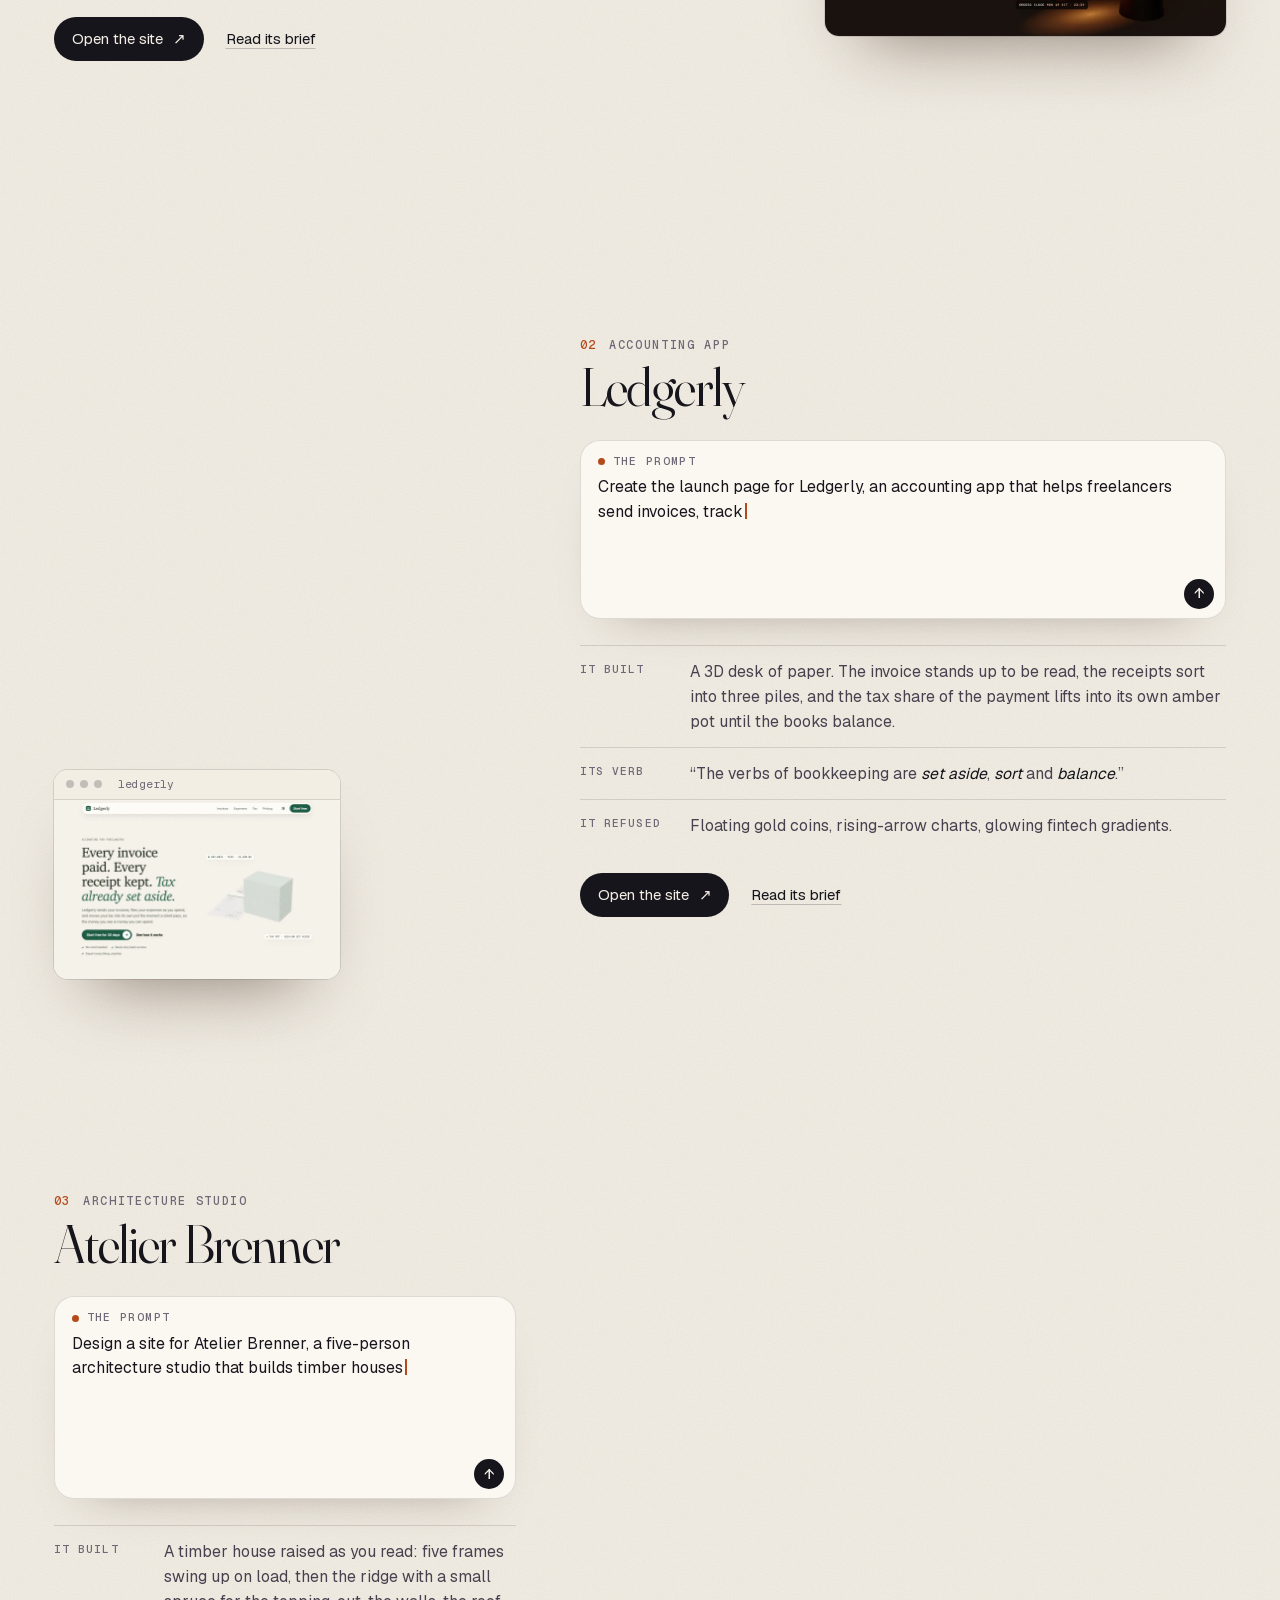
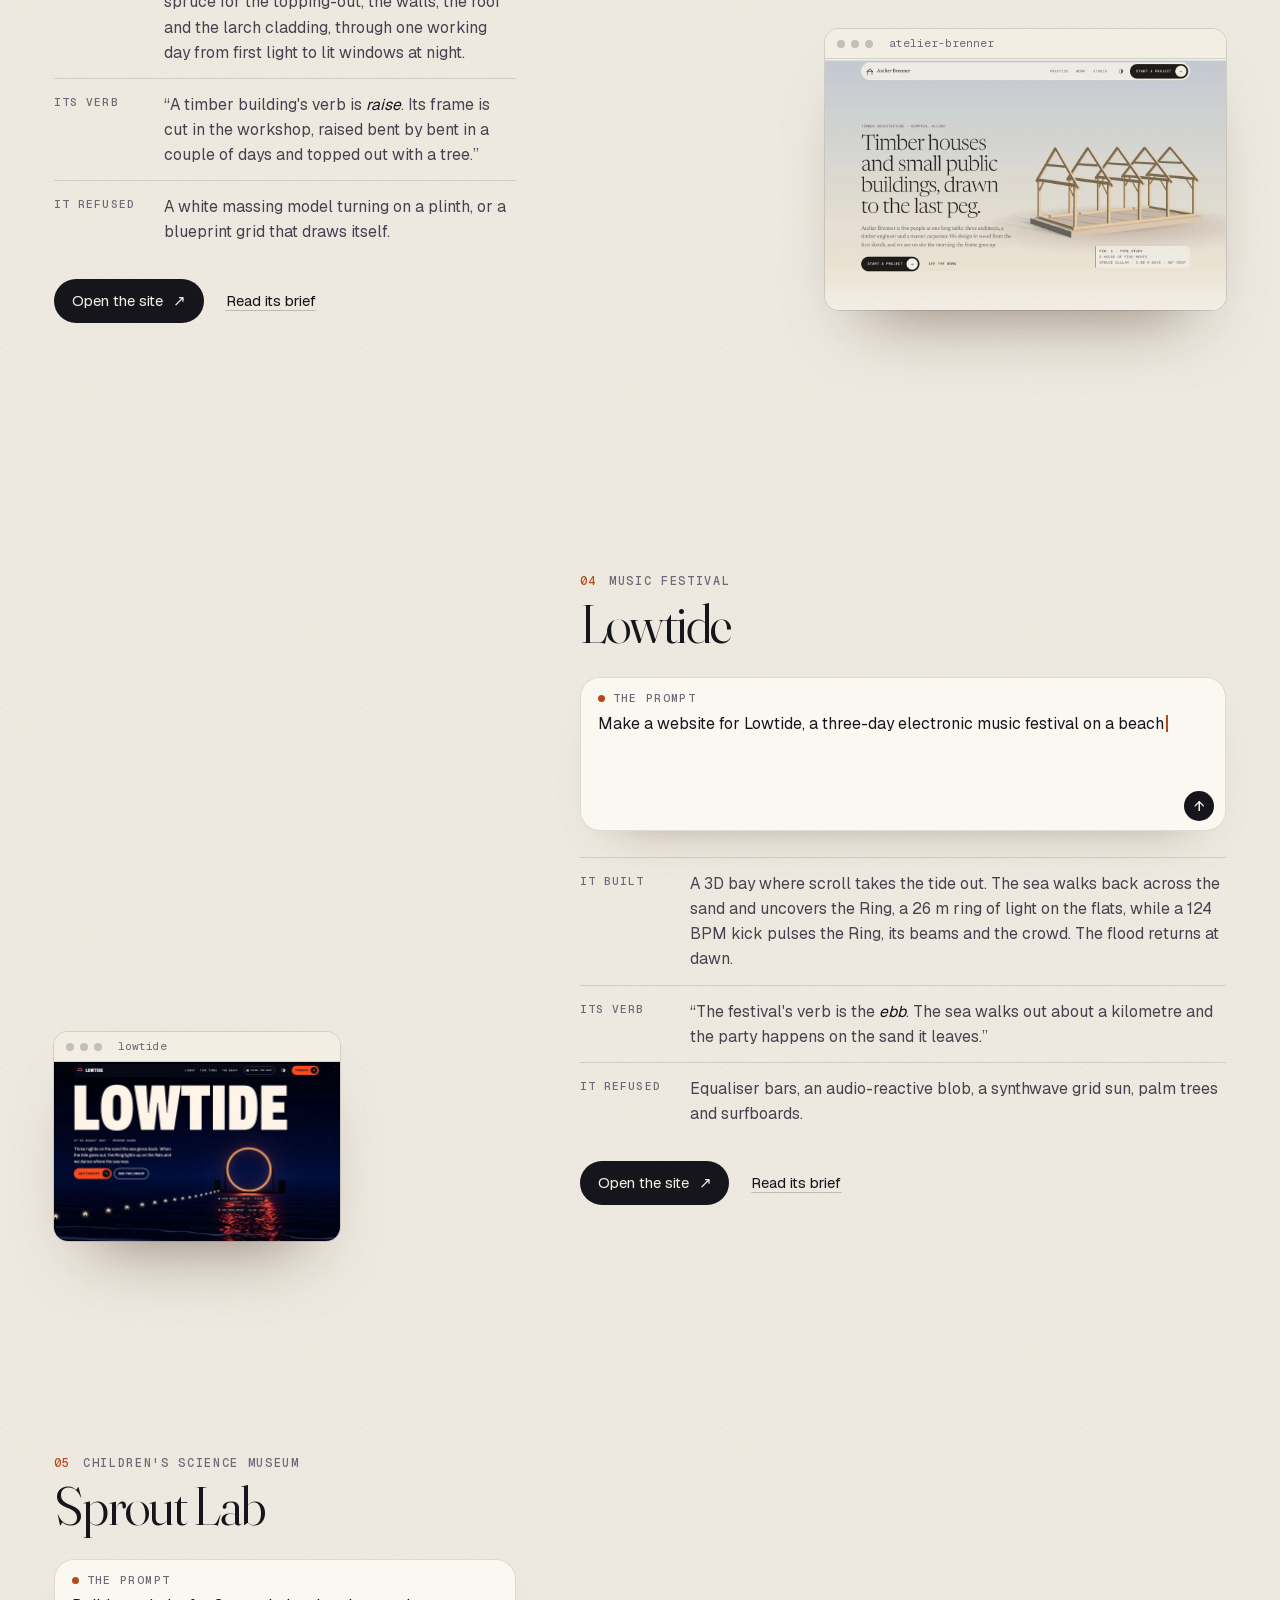
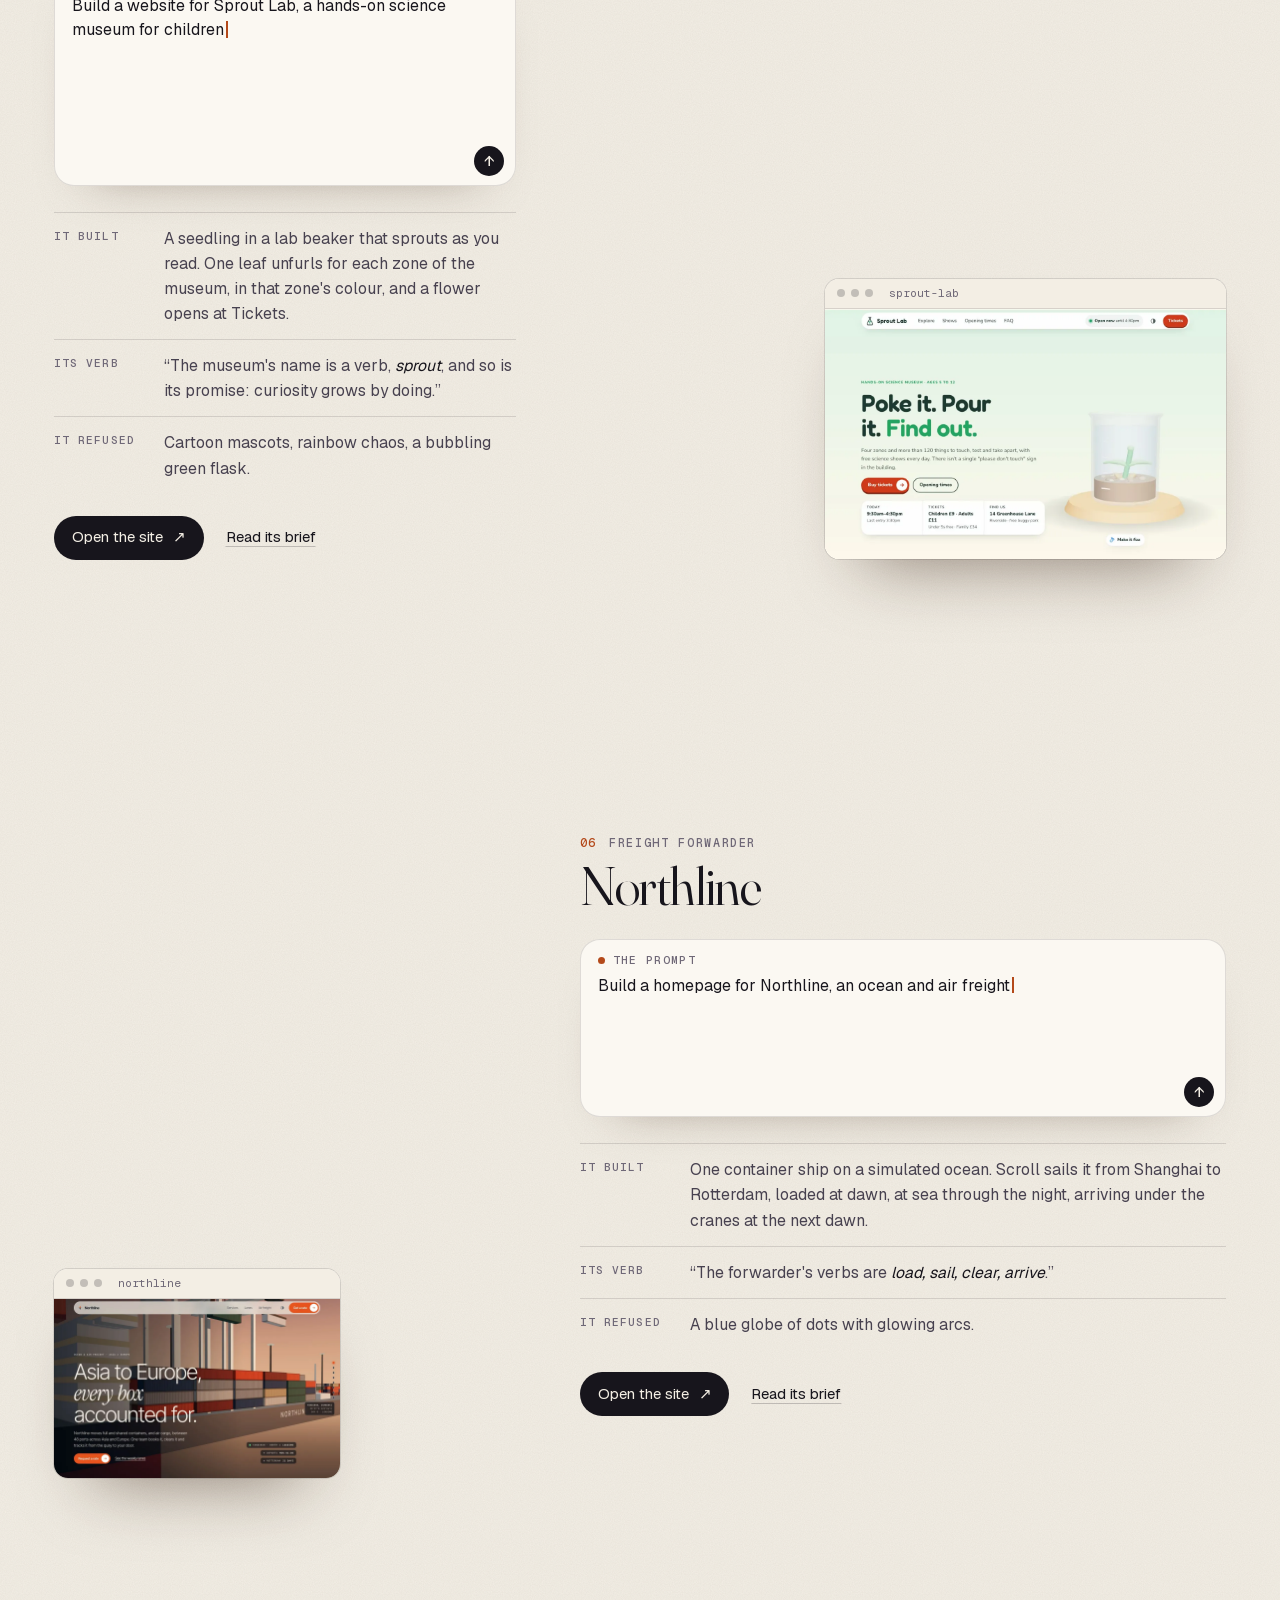
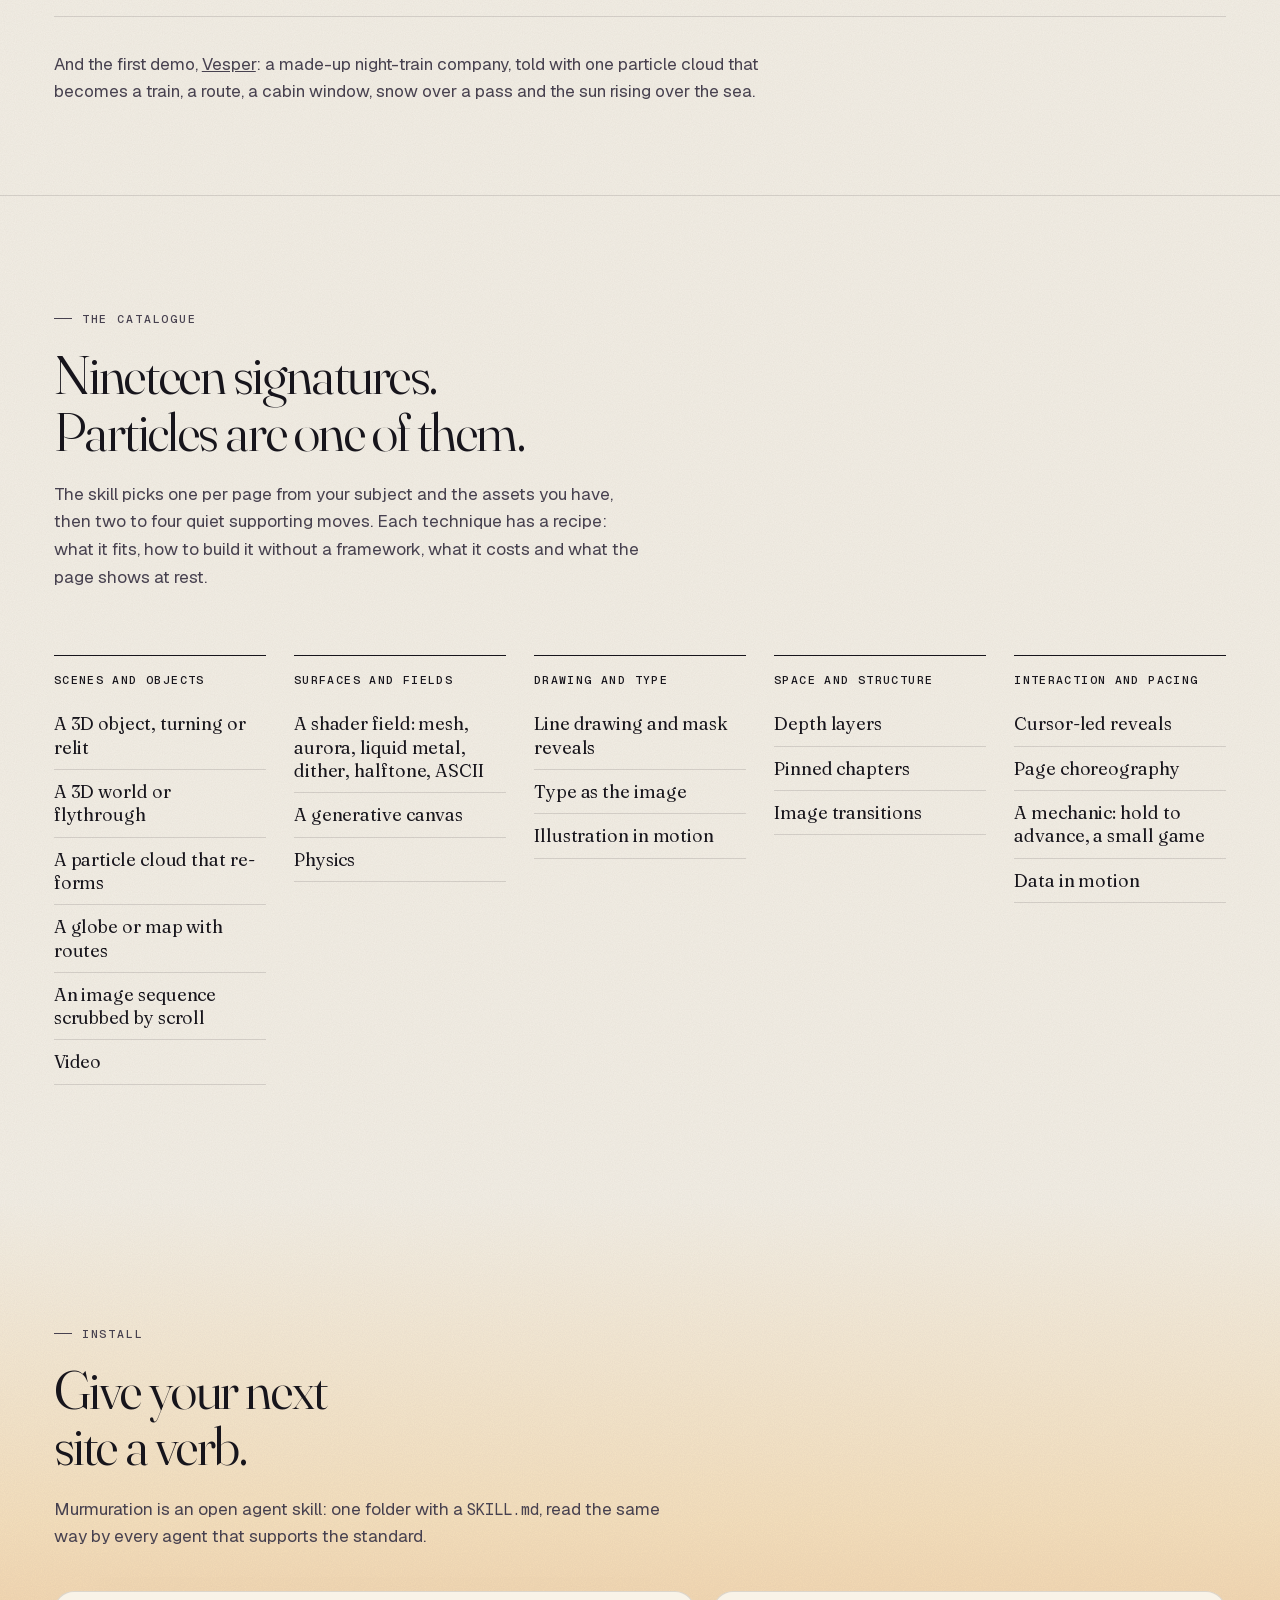
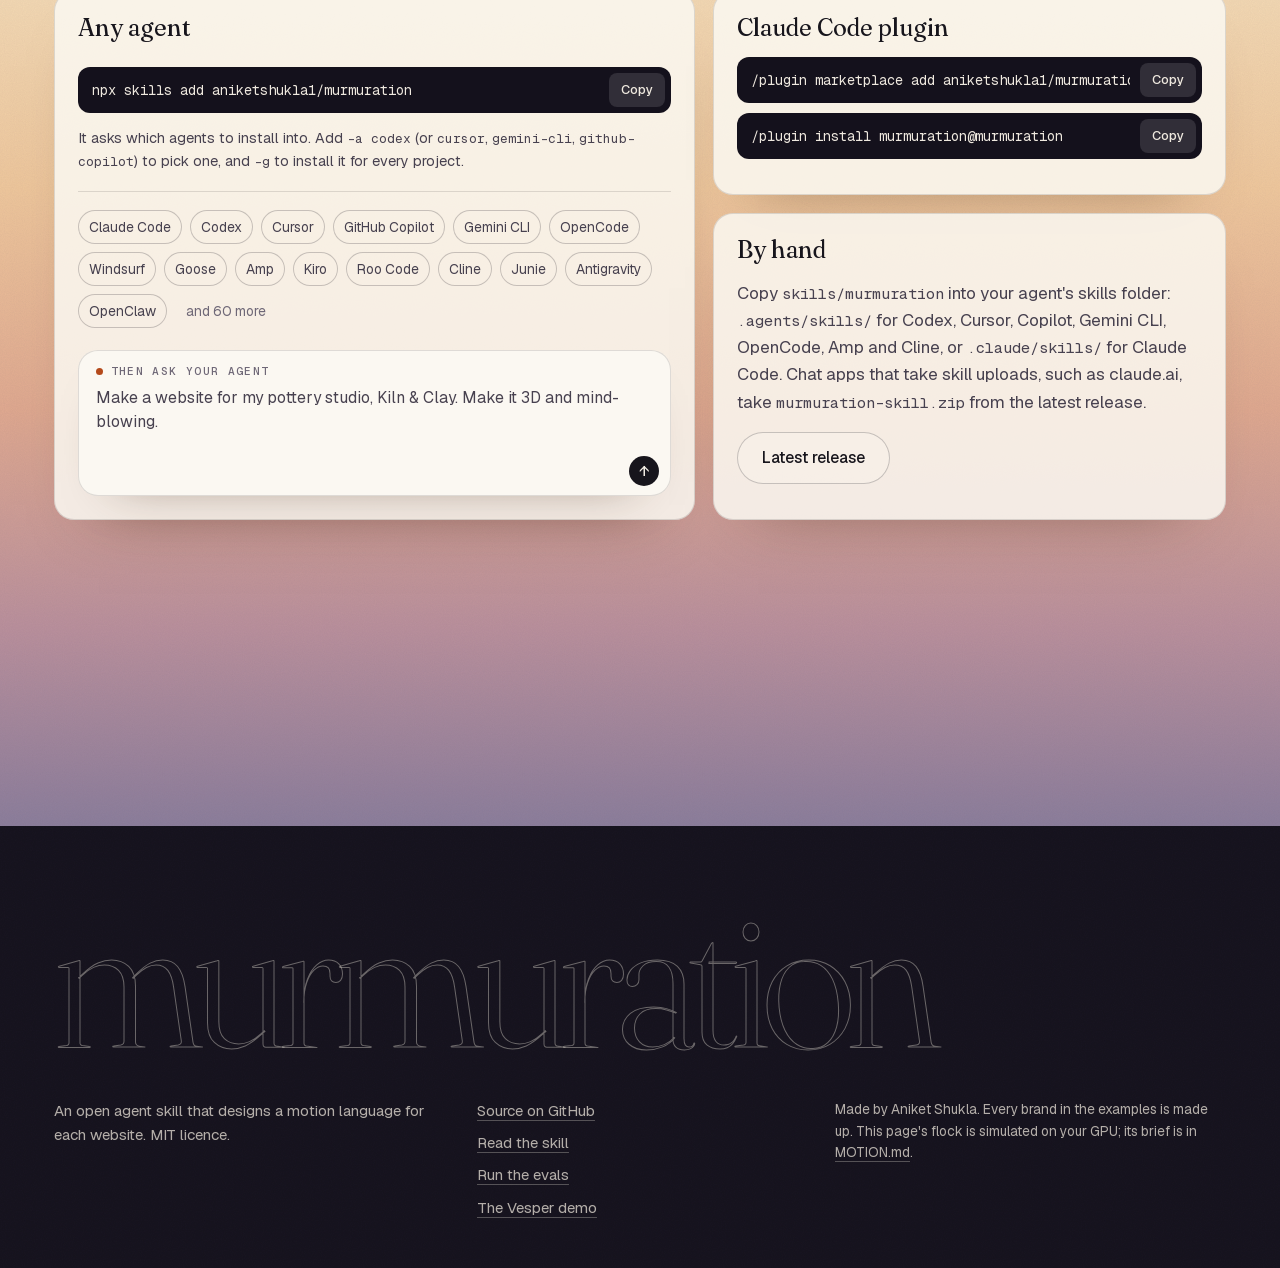
<file: site/index.html>
<!doctype html>
<html lang="en">
<head>
<meta charset="utf-8">
<meta name="viewport" content="width=device-width, initial-scale=1, viewport-fit=cover">
<title>Murmuration · websites that move like what they're about</title>
<meta name="description" content="An open agent skill that reads your subject, finds its verb and builds a site whose motion comes from it: real 3D built in code, in plain HTML, CSS and JS. Works in Claude Code, Codex, Cursor, GitHub Copilot, Gemini CLI and any agent that reads SKILL.md.">
<meta name="theme-color" content="#d9b49c">
<meta property="og:title" content="Murmuration">
<meta property="og:description" content="Websites that move like what they're about. An open agent skill for Claude Code, Codex, Cursor, Copilot, Gemini CLI and more.">
<meta property="og:type" content="website">
<meta property="og:image" content="media/og.jpg">
<meta name="twitter:card" content="summary_large_image">
<link rel="icon" href="favicon.svg" type="image/svg+xml">
<link rel="preload" href="fonts/fraunces-normal.woff2" as="font" type="font/woff2" crossorigin>
<link rel="preload" href="fonts/geist-normal.woff2" as="font" type="font/woff2" crossorigin>
<link rel="stylesheet" href="styles.css">
<script>document.documentElement.classList.add('js');</script>
<script src="site.js" defer></script>
<script type="module" src="flock.js"></script>
</head>
<body>
<a class="skip" href="#main">Skip to content</a>

<header class="top" data-top>
  <div class="top-in">
    <a class="brand" href="#top" aria-label="Murmuration, back to top">
      <svg class="mark" viewBox="0 0 40 24" aria-hidden="true"><use href="#mark"/></svg>
      <span>Murmuration</span>
    </a>
    <nav aria-label="Sections">
      <a href="#examples">Examples</a>
      <a href="#how">How it works</a>
      <a href="#techniques">Techniques</a>
      <a href="#install">Install</a>
    </nav>
    <a class="pill" href="https://github.com/aniketshukla1/murmuration">
      <svg viewBox="0 0 16 16" aria-hidden="true"><path fill="currentColor" d="M8 0a8 8 0 0 0-2.53 15.59c.4.07.55-.17.55-.38v-1.33c-2.22.48-2.69-1.07-2.69-1.07-.36-.92-.89-1.17-.89-1.17-.73-.5.05-.49.05-.49.8.06 1.23.83 1.23.83.71 1.22 1.87.87 2.33.66.07-.52.28-.87.5-1.07-1.77-.2-3.64-.89-3.64-3.95 0-.87.31-1.59.82-2.15-.08-.2-.36-1.02.08-2.12 0 0 .67-.21 2.2.82a7.6 7.6 0 0 1 4 0c1.53-1.04 2.2-.82 2.2-.82.44 1.1.16 1.92.08 2.12.51.56.82 1.28.82 2.15 0 3.07-1.87 3.75-3.65 3.95.29.25.54.73.54 1.48v2.2c0 .21.15.46.55.38A8 8 0 0 0 8 0Z"/></svg>
      <span>GitHub</span>
    </a>
  </div>
</header>

<main id="main">

<section class="hero" id="top" data-flock="free" data-flock-anchor=".hero-flock">
  <div class="sun" aria-hidden="true"></div>
  <div class="wrap hero-in">
    <p class="eyebrow">An open agent skill · for any coding agent</p>
    <h1 class="display" aria-label="Websites that move like what they're about.">
      <span class="line" aria-hidden="true"><span>Websites that move</span></span>
      <span class="line" aria-hidden="true"><span>like what they're <em>about.</em></span></span>
    </h1>
    <p class="lede">Murmuration reads your subject, finds its verb and builds the site in plain HTML, CSS and JS, with real 3D made in code. A roastery roasts. A ledger balances. A tide goes out.</p>
    <div class="actions">
      <a class="btn btn-ink" href="#install"><span>Install the skill</span><i aria-hidden="true">→</i></a>
      <a class="btn btn-line" href="#examples">See six sites it built</a>
    </div>
  </div>
  <div class="hero-flock" aria-hidden="true">
    <img class="still" src="media/flock.svg" alt="" width="1200" height="560">
  </div>
  <ul class="readouts" aria-label="About this page">
    <li><b data-birds>4,096</b> starlings, one flock</li>
    <li><b>0</b> frameworks, <b>0</b> build steps</li>
  </ul>
</section>

<section class="why" id="why" data-flock="free" data-flock-anchor=".why-flock">
  <div class="wrap">
    <p class="eyebrow">The problem</p>
    <h2 class="h2">Ask an AI for an animated landing page and you get the same page every time.</h2>
    <ul class="cliches" aria-label="What those pages always contain">
      <li><s>a gradient blob</s></li>
      <li><s>drifting particles</s></li>
      <li><s>a globe of dots</s></li>
      <li><s>cards that tilt</s></li>
      <li><s>a glowing orb</s></li>
      <li><s>a marquee of logos</s></li>
      <li><s>steam off a cup</s></li>
      <li><s>equaliser bars</s></li>
    </ul>
    <p class="statement" data-fill>Murmuration starts from the subject instead. It finds what the subject does, the way a roaster watches a curve, a ledger balances, a frame goes up and a tide goes out, and builds the one motion only that subject could have.</p>
  </div>
  <div class="why-flock" aria-hidden="true"></div>
</section>

<section class="how" id="how" data-flock="free" data-flock-anchor=".how-flock">
  <div class="wrap how-grid">
    <div class="how-head">
      <p class="eyebrow">How it works</p>
      <h2 class="h2">From one sentence to a site that moves.</h2>
      <p class="sub">Six steps, in order. You can stop it at any of them.</p>
      <div class="how-flock" aria-hidden="true"></div>
    </div>
    <ol class="steps">
      <li><span class="n">01</span><div><h3>Reads your project</h3><p>The product, the brand's colours and fonts, the photos, renders or models that exist, the stack.</p></div></li>
      <li><span class="n">02</span><div><h3>Interviews you</h3><p>Two short rounds: what the first five seconds should feel like, then what is real. "You decide" is always an answer, and "just build it" skips the questions.</p></div></li>
      <li><span class="n">03</span><div><h3>Offers directions</h3><p>Two or three that genuinely differ, each drawn from your subject. You pick.</p></div></li>
      <li><span class="n">04</span><div><h3>Writes <code>MOTION.md</code></h3><p>The signature, the verb it comes from, an intensity from 1 to 10, the timing tokens and what the page looks like with the motion removed.</p></div></li>
      <li><span class="n">05</span><div><h3>Builds it</h3><p>Real content first, then 3D built in code, with a drawn stand-in where WebGL is missing and finished stills under reduced motion.</p></div></li>
      <li><span class="n">06</span><div><h3>Checks it with its own eyes</h3><p>Screenshots in both themes, a short laptop window, a phone, no WebGL, reduced motion and a real GPU browser.</p></div></li>
    </ol>
    <figure class="brief" aria-label="An excerpt from a real MOTION.md">
      <figcaption><span class="file">MOTION.md</span><span class="who">Ledgerly, written by the skill</span></figcaption>
      <dl>
        <div><dt>Signature</dt><dd>A 3D desk built in code. As you scroll, the receipts sort themselves into piles and the top quarter of the payment lifts into its own amber tax pot.</dd></div>
        <div><dt>Verb</dt><dd><em>Set aside, sort, balance.</em></dd></div>
        <div><dt>Intensity</dt><dd>3 of 10. Money software has to feel calm and exact.</dd></div>
        <div><dt>Avoided</dt><dd>Floating gold coins, rising-arrow charts, glowing fintech gradients.</dd></div>
        <div><dt>At rest</dt><dd>Every section complete as text and a working card; a drawn SVG of three balanced columns without WebGL.</dd></div>
      </dl>
    </figure>
  </div>
</section>

<section class="examples" id="examples">
  <div class="wrap ex-intro">
    <p class="eyebrow">Same skill, six worlds</p>
    <h2 class="h2">Six one-line briefs.<br>Six ways of moving.</h2>
    <p class="sub">Each site was built by the skill in a fresh session from the prompt shown, told to decide everything itself. None of them chose the same motion, and none of them reached for particles. The same <code>SKILL.md</code> runs in any agent. Each site was then opened in a real browser and fixed where it broke, which is the skill's last step.</p>
  </div>

  <article class="ex" id="ex-coffee" data-flock="drum" data-flock-anchor=".ex-stage">
    <div class="wrap ex-grid">
      <div class="ex-text">
        <p class="ex-kicker"><span>01</span>Coffee roastery</p>
        <h3 class="ex-name">Ember &amp; Ash</h3>
        <figure class="prompt">
          <figcaption>The prompt</figcaption>
          <p data-type>Make a landing page for Ember &amp; Ash, a small-batch coffee roastery that roasts every Tuesday and ships the same week. Plain HTML, CSS and JS in ./site. It should feel premium and animated, with light and dark mode. Don't ask me questions first: make the decisions yourself and tell me what you chose.</p>
        </figure>
        <dl class="chose">
          <div><dt>It built</dt><dd>A drum roaster made in code. Scroll follows one Tuesday batch: the burner lights at 06:00, the camera pushes in to the porthole as the beans turn from green to brown, and the door drops them into the cooling tray.</dd></div>
          <div><dt>Its verb</dt><dd>“The roastery's verbs are <em>roast</em> and <em>drop</em>, once a week, and its promise is time: roasted Tuesday, posted the same week.”</dd></div>
          <div><dt>It refused</dt><dd>Steam curling off a cup and coffee beans floating in space.</dd></div>
        </dl>
        <p class="ex-links"><a class="go" href="examples/coffee-roastery/">Open the site <i aria-hidden="true">↗</i></a><a href="examples/coffee-roastery/MOTION.md">Read its brief</a></p>
      </div>
      <div class="ex-stage">
        <p class="stage-cap" aria-hidden="true">The flock, as <b>a roasting drum</b></p>
        <a class="shot" href="examples/coffee-roastery/" aria-label="Open the Ember &amp; Ash site">
          <span class="bar" aria-hidden="true"><i></i><i></i><i></i><b>ember-and-ash</b></span>
          <img src="media/coffee-roastery.webp" alt="The Ember &amp; Ash site at night: a 3D drum roaster in oxblood and brass, beans glowing behind its porthole, beside the headline." loading="lazy" width="1440" height="900">
        </a>
      </div>
    </div>
  </article>

  <article class="ex flip" id="ex-ledgerly" data-flock="ledger" data-flock-anchor=".ex-stage">
    <div class="wrap ex-grid">
      <div class="ex-text">
        <p class="ex-kicker"><span>02</span>Accounting app</p>
        <h3 class="ex-name">Ledgerly</h3>
        <figure class="prompt">
          <figcaption>The prompt</figcaption>
          <p data-type>Create the launch page for Ledgerly, an accounting app that helps freelancers send invoices, track expenses and set money aside for tax. Plain HTML, CSS and JS in ./site. Animated, but it has to feel trustworthy. Don't ask me questions first: make the decisions yourself and tell me what you chose.</p>
        </figure>
        <dl class="chose">
          <div><dt>It built</dt><dd>A 3D desk of paper. The invoice stands up to be read, the receipts sort into three piles, and the tax share of the payment lifts into its own amber pot until the books balance.</dd></div>
          <div><dt>Its verb</dt><dd>“The verbs of bookkeeping are <em>set aside</em>, <em>sort</em> and <em>balance</em>.”</dd></div>
          <div><dt>It refused</dt><dd>Floating gold coins, rising-arrow charts, glowing fintech gradients.</dd></div>
        </dl>
        <p class="ex-links"><a class="go" href="examples/accounting-app/">Open the site <i aria-hidden="true">↗</i></a><a href="examples/accounting-app/MOTION.md">Read its brief</a></p>
      </div>
      <div class="ex-stage">
        <p class="stage-cap" aria-hidden="true">The flock, as <b>a stack and its tax pot</b></p>
        <a class="shot" href="examples/accounting-app/" aria-label="Open the Ledgerly site">
          <span class="bar" aria-hidden="true"><i></i><i></i><i></i><b>ledgerly</b></span>
          <img src="media/accounting-app.webp" alt="The Ledgerly site: a 3D stack of paper slips and an invoice on a desk." loading="lazy" width="1440" height="900">
        </a>
      </div>
    </div>
  </article>

  <article class="ex" id="ex-brenner" data-flock="frame" data-flock-anchor=".ex-stage">
    <div class="wrap ex-grid">
      <div class="ex-text">
        <p class="ex-kicker"><span>03</span>Architecture studio</p>
        <h3 class="ex-name">Atelier Brenner</h3>
        <figure class="prompt">
          <figcaption>The prompt</figcaption>
          <p data-type>Design a site for Atelier Brenner, a five-person architecture studio that builds timber houses and small public buildings. Plain HTML, CSS and JS in ./site, with tasteful motion. Don't ask me questions first: make the decisions yourself and tell me what you chose.</p>
        </figure>
        <dl class="chose">
          <div><dt>It built</dt><dd>A timber house raised as you read: five frames swing up on load, then the ridge with a small spruce for the topping-out, the walls, the roof and the larch cladding, through one working day from first light to lit windows at night.</dd></div>
          <div><dt>Its verb</dt><dd>“A timber building's verb is <em>raise</em>. Its frame is cut in the workshop, raised bent by bent in a couple of days and topped out with a tree.”</dd></div>
          <div><dt>It refused</dt><dd>A white massing model turning on a plinth, or a blueprint grid that draws itself.</dd></div>
        </dl>
        <p class="ex-links"><a class="go" href="examples/architecture-studio/">Open the site <i aria-hidden="true">↗</i></a><a href="examples/architecture-studio/MOTION.md">Read its brief</a></p>
      </div>
      <div class="ex-stage">
        <p class="stage-cap" aria-hidden="true">The flock, as <b>a timber frame</b></p>
        <a class="shot" href="examples/architecture-studio/" aria-label="Open the Atelier Brenner site">
          <span class="bar" aria-hidden="true"><i></i><i></i><i></i><b>atelier-brenner</b></span>
          <img src="media/architecture-studio.webp" alt="The Atelier Brenner site: a 3D timber frame of five bents, raised beside the headline." loading="lazy" width="1440" height="900">
        </a>
      </div>
    </div>
  </article>

  <article class="ex flip" id="ex-lowtide" data-flock="wave" data-flock-anchor=".ex-stage">
    <div class="wrap ex-grid">
      <div class="ex-text">
        <p class="ex-kicker"><span>04</span>Music festival</p>
        <h3 class="ex-name">Lowtide</h3>
        <figure class="prompt">
          <figcaption>The prompt</figcaption>
          <p data-type>Make a website for Lowtide, a three-day electronic music festival on a beach in late August. Plain HTML, CSS and JS in ./site. Bold, loud and animated. Don't ask me questions first: make the decisions yourself and tell me what you chose.</p>
        </figure>
        <dl class="chose">
          <div><dt>It built</dt><dd>A 3D bay where scroll takes the tide out. The sea walks back across the sand and uncovers the Ring, a 26 m ring of light on the flats, while a 124 BPM kick pulses the Ring, its beams and the crowd. The flood returns at dawn.</dd></div>
          <div><dt>Its verb</dt><dd>“The festival's verb is the <em>ebb</em>. The sea walks out about a kilometre and the party happens on the sand it leaves.”</dd></div>
          <div><dt>It refused</dt><dd>Equaliser bars, an audio-reactive blob, a synthwave grid sun, palm trees and surfboards.</dd></div>
        </dl>
        <p class="ex-links"><a class="go" href="examples/music-festival/">Open the site <i aria-hidden="true">↗</i></a><a href="examples/music-festival/MOTION.md">Read its brief</a></p>
      </div>
      <div class="ex-stage">
        <p class="stage-cap" aria-hidden="true">The flock, as <b>a breaking wave</b></p>
        <a class="shot" href="examples/music-festival/" aria-label="Open the Lowtide site">
          <span class="bar" aria-hidden="true"><i></i><i></i><i></i><b>lowtide</b></span>
          <img src="media/music-festival.webp" alt="The Lowtide site at night: a glowing ring of light standing in the sea, with a line of lamps leading out to it." loading="lazy" width="1440" height="900">
        </a>
      </div>
    </div>
  </article>

  <article class="ex" id="ex-sprout" data-flock="sprout" data-flock-anchor=".ex-stage">
    <div class="wrap ex-grid">
      <div class="ex-text">
        <p class="ex-kicker"><span>05</span>Children's science museum</p>
        <h3 class="ex-name">Sprout Lab</h3>
        <figure class="prompt">
          <figcaption>The prompt</figcaption>
          <p data-type>Build a website for Sprout Lab, a hands-on science museum for children aged 5 to 12. Plain HTML, CSS and JS in ./site. Playful and animated, and parents need to find opening times and tickets easily. Don't ask me questions first: make the decisions yourself and tell me what you chose.</p>
        </figure>
        <dl class="chose">
          <div><dt>It built</dt><dd>A seedling in a lab beaker that sprouts as you read. One leaf unfurls for each zone of the museum, in that zone's colour, and a flower opens at Tickets.</dd></div>
          <div><dt>Its verb</dt><dd>“The museum's name is a verb, <em>sprout</em>, and so is its promise: curiosity grows by doing.”</dd></div>
          <div><dt>It refused</dt><dd>Cartoon mascots, rainbow chaos, a bubbling green flask.</dd></div>
        </dl>
        <p class="ex-links"><a class="go" href="examples/kids-science-museum/">Open the site <i aria-hidden="true">↗</i></a><a href="examples/kids-science-museum/MOTION.md">Read its brief</a></p>
      </div>
      <div class="ex-stage">
        <p class="stage-cap" aria-hidden="true">The flock, as <b>a seedling in a beaker</b></p>
        <a class="shot" href="examples/kids-science-museum/" aria-label="Open the Sprout Lab site">
          <span class="bar" aria-hidden="true"><i></i><i></i><i></i><b>sprout-lab</b></span>
          <img src="media/kids-science-museum.webp" alt="The Sprout Lab site: a 3D beaker with a sprouting seedling beside the opening times." loading="lazy" width="1440" height="900">
        </a>
      </div>
    </div>
  </article>

  <article class="ex flip" id="ex-northline" data-flock="ship" data-flock-anchor=".ex-stage">
    <div class="wrap ex-grid">
      <div class="ex-text">
        <p class="ex-kicker"><span>06</span>Freight forwarder</p>
        <h3 class="ex-name">Northline</h3>
        <figure class="prompt">
          <figcaption>The prompt</figcaption>
          <p data-type>Build a homepage for Northline, an ocean and air freight forwarder that moves containers between ports across Asia and Europe. Put it in ./site as plain HTML, CSS and JS. Make it cinematic, like an Awwwards site of the day. Don't ask me questions first: make the decisions yourself and tell me what you chose.</p>
        </figure>
        <dl class="chose">
          <div><dt>It built</dt><dd>One container ship on a simulated ocean. Scroll sails it from Shanghai to Rotterdam, loaded at dawn, at sea through the night, arriving under the cranes at the next dawn.</dd></div>
          <div><dt>Its verb</dt><dd>“The forwarder's verbs are <em>load, sail, clear, arrive</em>.”</dd></div>
          <div><dt>It refused</dt><dd>A blue globe of dots with glowing arcs.</dd></div>
        </dl>
        <p class="ex-links"><a class="go" href="examples/freight-forwarder/">Open the site <i aria-hidden="true">↗</i></a><a href="examples/freight-forwarder/MOTION.md">Read its brief</a></p>
      </div>
      <div class="ex-stage">
        <p class="stage-cap" aria-hidden="true">The flock, as <b>a container ship</b></p>
        <a class="shot" href="examples/freight-forwarder/" aria-label="Open the Northline site">
          <span class="bar" aria-hidden="true"><i></i><i></i><i></i><b>northline</b></span>
          <img src="media/freight-forwarder.webp" alt="The Northline site: a 3D container ship loading at a quay at dawn." loading="lazy" width="1440" height="900">
        </a>
      </div>
    </div>
  </article>

  <div class="wrap vesper">
    <p>And the first demo, <a href="vesper/">Vesper</a>: a made-up night-train company, told with one particle cloud that becomes a train, a route, a cabin window, snow over a pass and the sun rising over the sea.</p>
  </div>
</section>

<section class="techniques" id="techniques" data-flock="free" data-flock-anchor=".tech-flock">
  <div class="wrap">
    <div class="tech-head">
      <p class="eyebrow">The catalogue</p>
      <h2 class="h2">Nineteen signatures. Particles are one of them.</h2>
      <p class="sub">The skill picks one per page from your subject and the assets you have, then two to four quiet supporting moves. Each technique has a recipe: what it fits, how to build it without a framework, what it costs and what the page shows at rest.</p>
    </div>
    <div class="families">
      <section aria-labelledby="f1"><h3 id="f1">Scenes and objects</h3><ul>
        <li>A 3D object, turning or relit</li><li>A 3D world or flythrough</li><li>A particle cloud that re-forms</li><li>A globe or map with routes</li><li>An image sequence scrubbed by scroll</li><li>Video</li></ul></section>
      <section aria-labelledby="f2"><h3 id="f2">Surfaces and fields</h3><ul>
        <li>A shader field: mesh, aurora, liquid metal, dither, halftone, ASCII</li><li>A generative canvas</li><li>Physics</li></ul></section>
      <section aria-labelledby="f3"><h3 id="f3">Drawing and type</h3><ul>
        <li>Line drawing and mask reveals</li><li>Type as the image</li><li>Illustration in motion</li></ul></section>
      <section aria-labelledby="f4"><h3 id="f4">Space and structure</h3><ul>
        <li>Depth layers</li><li>Pinned chapters</li><li>Image transitions</li></ul></section>
      <section aria-labelledby="f5"><h3 id="f5">Interaction and pacing</h3><ul>
        <li>Cursor-led reveals</li><li>Page choreography</li><li>A mechanic: hold to advance, a small game</li><li>Data in motion</li></ul></section>
    </div>
  </div>
  <div class="tech-flock" aria-hidden="true"></div>
</section>

<section class="install" id="install" data-flock="free" data-flock-anchor=".install-flock">
  <div class="install-flock" aria-hidden="true"></div>
  <div class="wrap install-in">
    <p class="eyebrow">Install</p>
    <h2 class="h2">Give your next site a verb.</h2>
    <p class="sub install-sub">Murmuration is an open agent skill: one folder with a <code>SKILL.md</code>, read the same way by every agent that supports the standard.</p>
    <div class="ways">
      <div class="way way-main">
        <h3>Any agent</h3>
        <div class="code"><code>npx skills add aniketshukla1/murmuration</code><button type="button" data-copy="npx skills add aniketshukla1/murmuration">Copy</button></div>
        <p class="small">It asks which agents to install into. Add <code>-a codex</code> (or <code>cursor</code>, <code>gemini-cli</code>, <code>github-copilot</code>) to pick one, and <code>-g</code> to install it for every project.</p>
        <ul class="agents" aria-label="Agents it installs into">
          <li>Claude Code</li><li>Codex</li><li>Cursor</li><li>GitHub Copilot</li><li>Gemini CLI</li><li>OpenCode</li><li>Windsurf</li><li>Goose</li><li>Amp</li><li>Kiro</li><li>Roo Code</li><li>Cline</li><li>Junie</li><li>Antigravity</li><li>OpenClaw</li><li class="more">and 60 more</li>
        </ul>
        <figure class="prompt prompt-cta">
          <figcaption>Then ask your agent</figcaption>
          <p>Make a website for my pottery studio, Kiln &amp; Clay. Make it 3D and mind-blowing.</p>
        </figure>
      </div>
      <div class="way">
        <h3>Claude Code plugin</h3>
        <div class="code"><code>/plugin marketplace add aniketshukla1/murmuration</code><button type="button" data-copy="/plugin marketplace add aniketshukla1/murmuration">Copy</button></div>
        <div class="code"><code>/plugin install murmuration@murmuration</code><button type="button" data-copy="/plugin install murmuration@murmuration">Copy</button></div>
      </div>
      <div class="way">
        <h3>By hand</h3>
        <p>Copy <code>skills/murmuration</code> into your agent's skills folder: <code>.agents/skills/</code> for Codex, Cursor, Copilot, Gemini CLI, OpenCode, Amp and Cline, or <code>.claude/skills/</code> for Claude Code. Chat apps that take skill uploads, such as claude.ai, take <code>murmuration-skill.zip</code> from the latest release.</p>
        <a class="btn btn-line" href="https://github.com/aniketshukla1/murmuration/releases/latest">Latest release</a>
      </div>
    </div>
  </div>
</section>

</main>

<footer class="foot">
  <div class="wrap foot-in">
    <p class="word" aria-hidden="true">murmuration</p>
    <div class="foot-cols">
      <p>An open agent skill that designs a motion language for each website. MIT licence.</p>
      <ul>
        <li><a href="https://github.com/aniketshukla1/murmuration">Source on GitHub</a></li>
        <li><a href="https://github.com/aniketshukla1/murmuration/tree/main/skills/murmuration">Read the skill</a></li>
        <li><a href="https://github.com/aniketshukla1/murmuration/tree/main/evals">Run the evals</a></li>
        <li><a href="vesper/">The Vesper demo</a></li>
      </ul>
      <p class="small">Made by Aniket Shukla. Every brand in the examples is made up. This page's flock is simulated on your GPU; its brief is in <a href="MOTION.md">MOTION.md</a>.</p>
    </div>
  </div>
</footer>

<svg width="0" height="0" style="position:absolute" aria-hidden="true">
  <symbol id="mark" viewBox="0 0 40 24">
    <g fill="currentColor">
      <path d="M2 15.5c1.1-.9 2.2-.9 3.1 0 .9-.9 2-.9 3.1 0-1 .1-2 .5-3.1 1.3-1.1-.8-2.1-1.2-3.1-1.3Z"/>
      <path d="M9.5 10.2c1.3-1 2.6-1 3.7 0 1.1-1 2.4-1 3.7 0-1.2.1-2.4.6-3.7 1.6-1.3-1-2.5-1.5-3.7-1.6Z"/>
      <path d="M18 6.4c1.5-1.2 3-1.2 4.3 0 1.3-1.2 2.8-1.2 4.3 0-1.4.1-2.8.7-4.3 1.8-1.5-1.1-2.9-1.7-4.3-1.8Z"/>
      <path d="M17.2 14.6c1-.8 2-.8 2.8 0 .8-.8 1.8-.8 2.8 0-.9.1-1.8.4-2.8 1.1-1-.7-1.9-1-2.8-1.1Z"/>
      <path d="M27.4 11.8c1.2-1 2.4-1 3.5 0 1-1 2.2-1 3.5 0-1.1.1-2.3.6-3.5 1.5-1.2-.9-2.3-1.4-3.5-1.5Z"/>
      <path d="M31 4.2c.9-.7 1.8-.7 2.6 0 .8-.7 1.6-.7 2.5 0-.8.1-1.7.4-2.5 1-.9-.6-1.7-.9-2.6-1Z"/>
      <path d="M25 19c.8-.6 1.6-.6 2.3 0 .7-.6 1.5-.6 2.2 0-.7.1-1.5.4-2.2.9-.8-.5-1.5-.8-2.3-.9Z"/>
    </g>
  </symbol>
</svg>
</body>
</html>
</file>
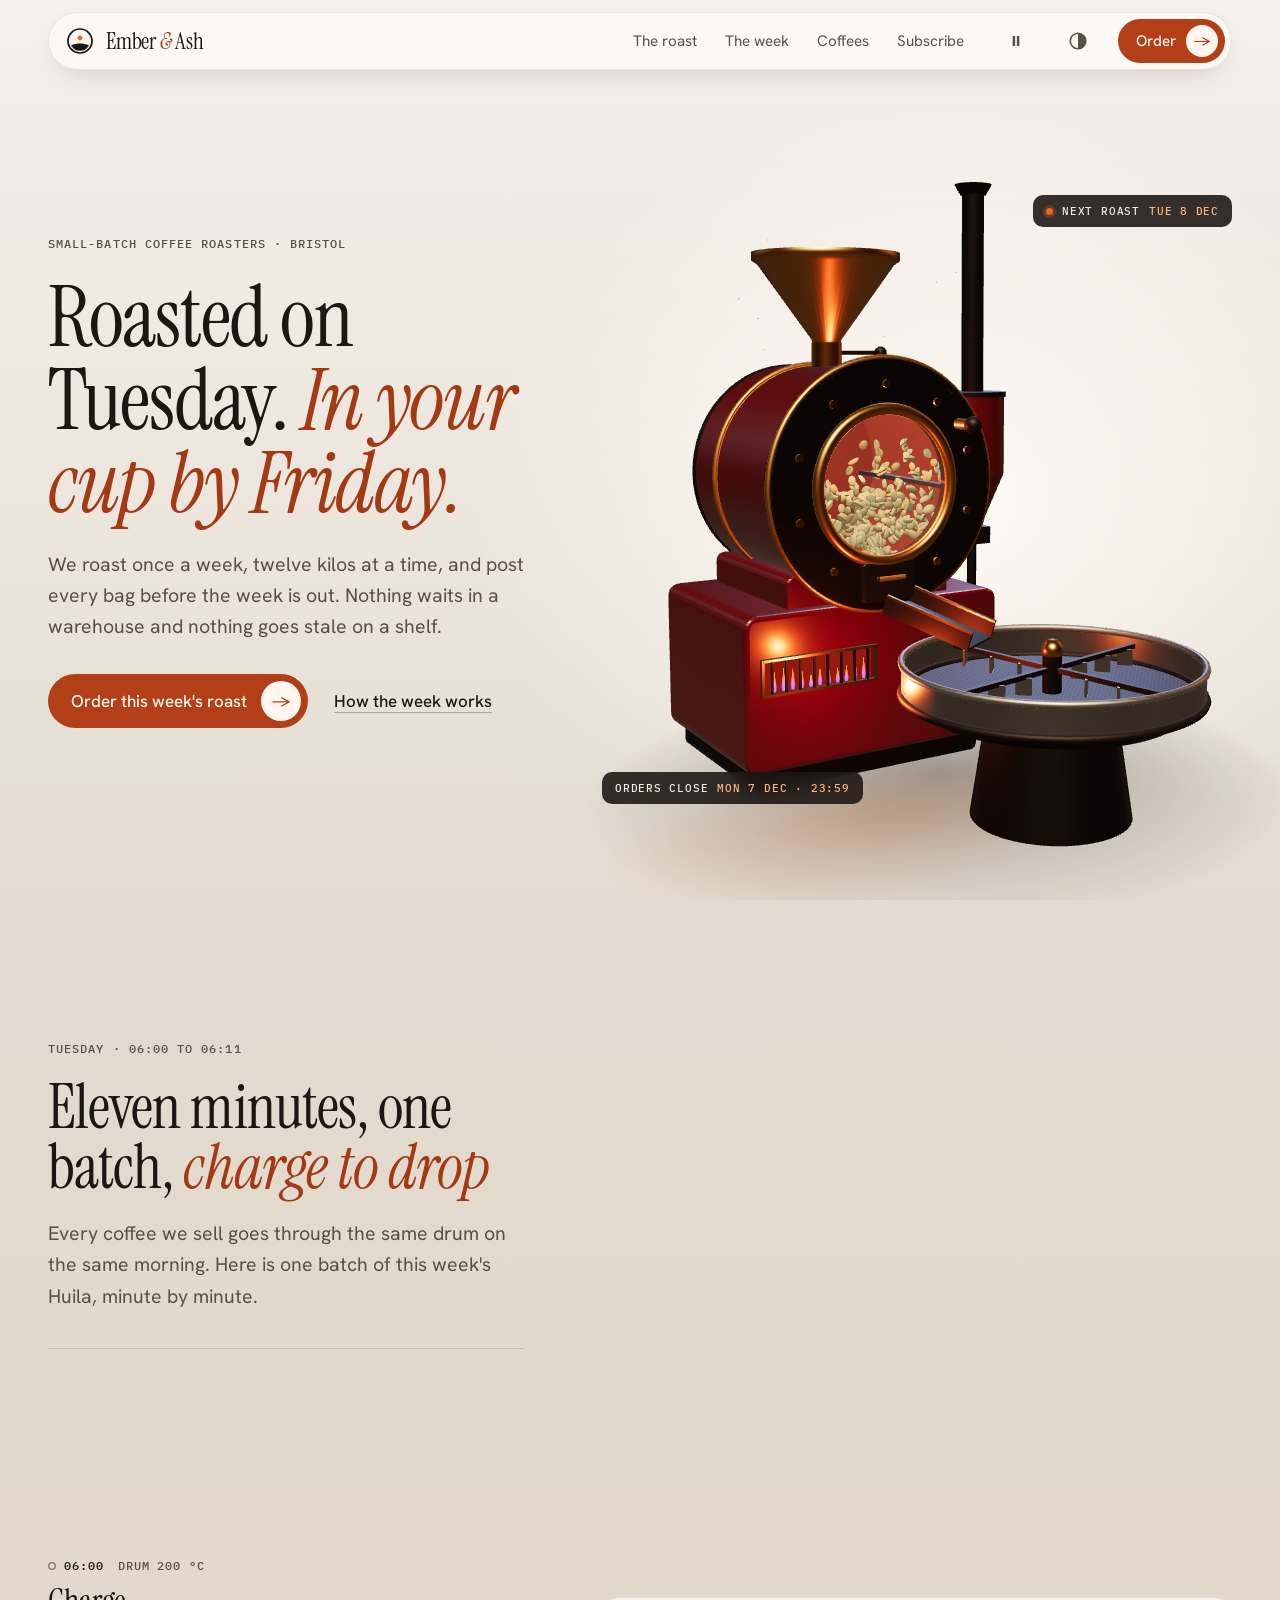
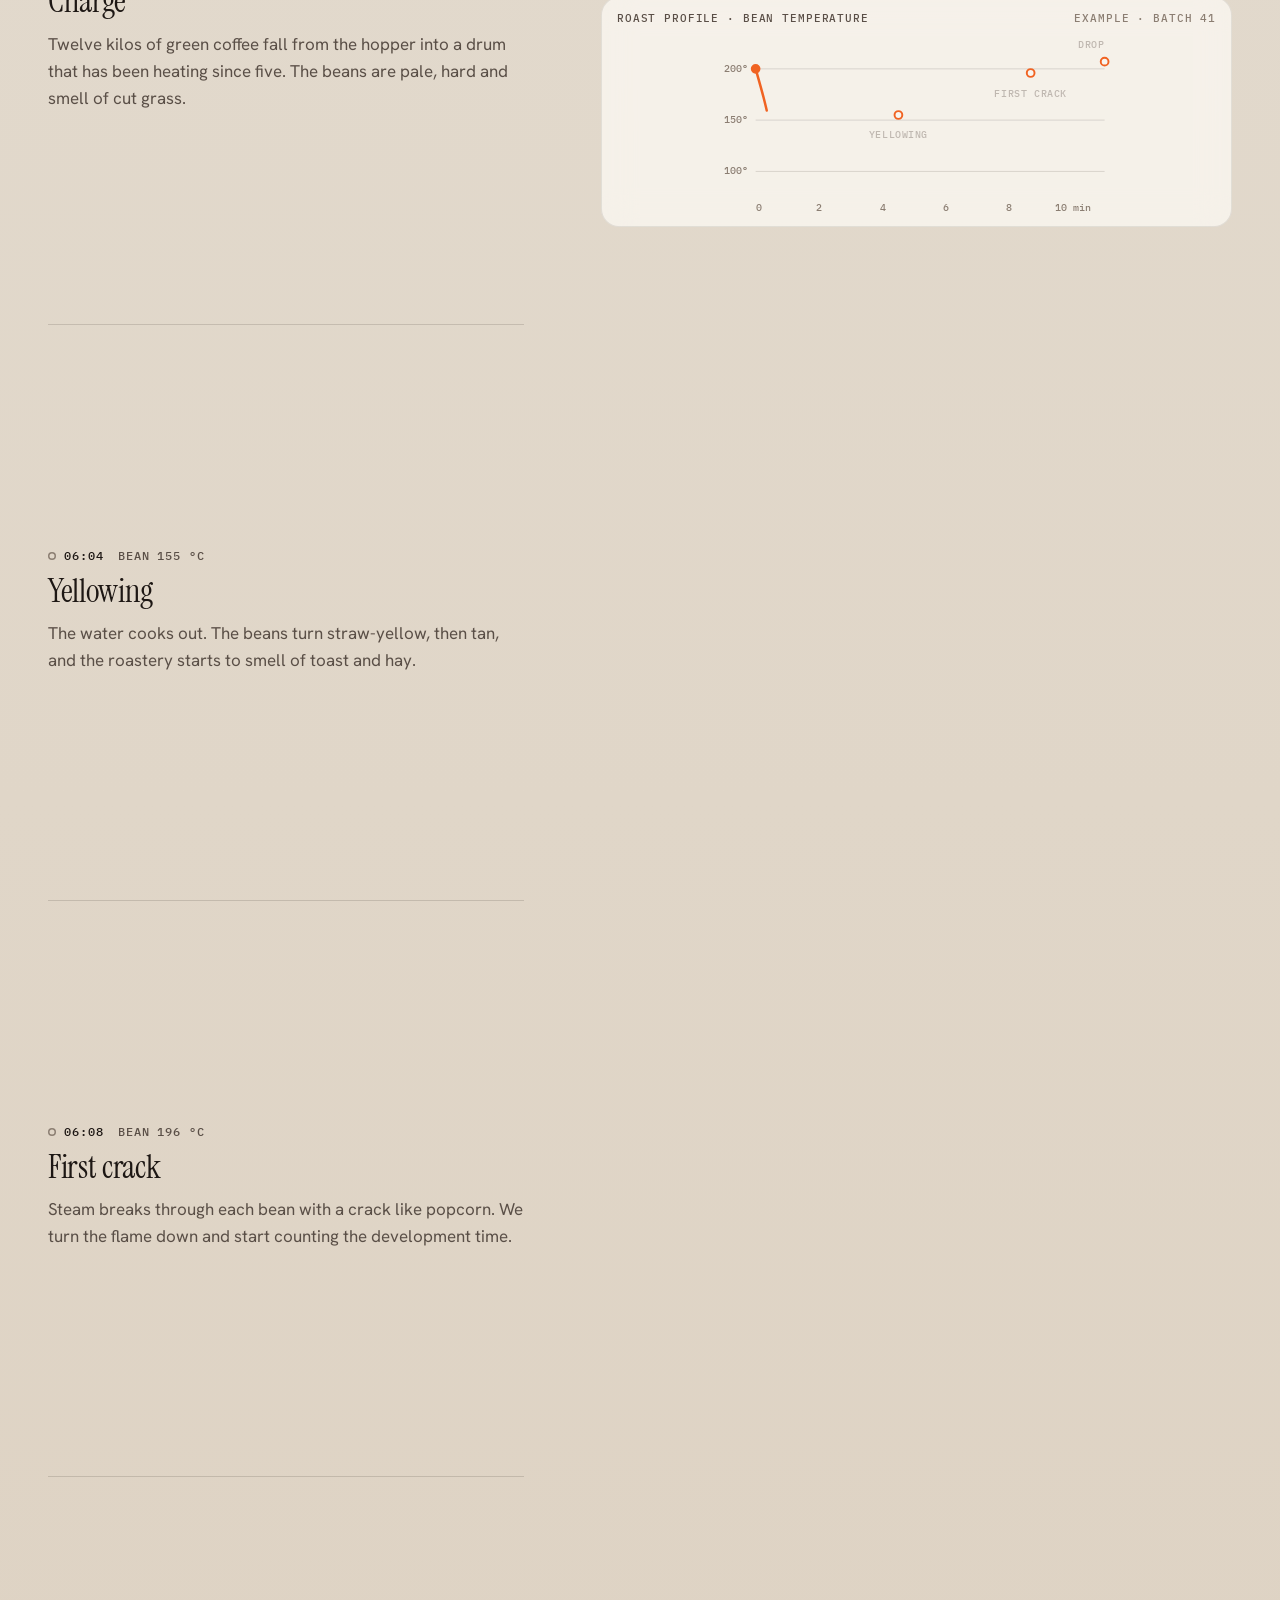
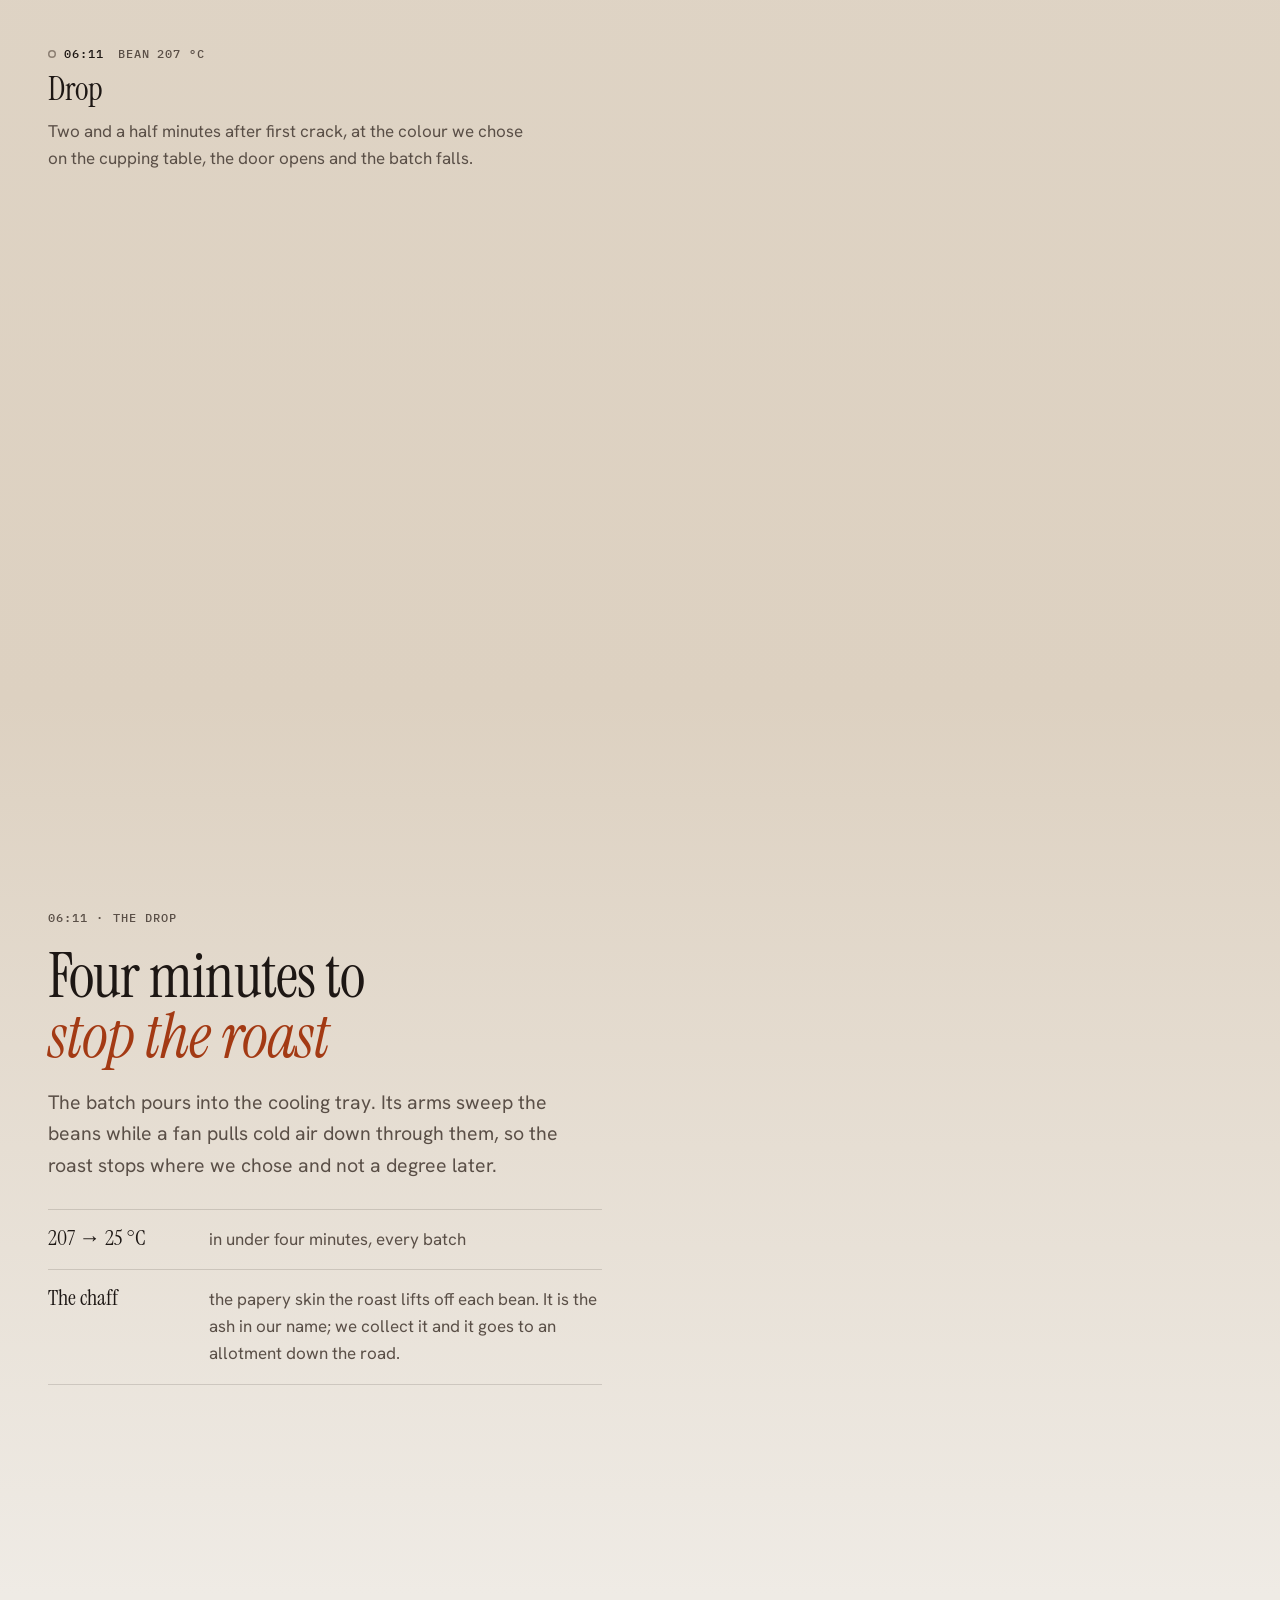
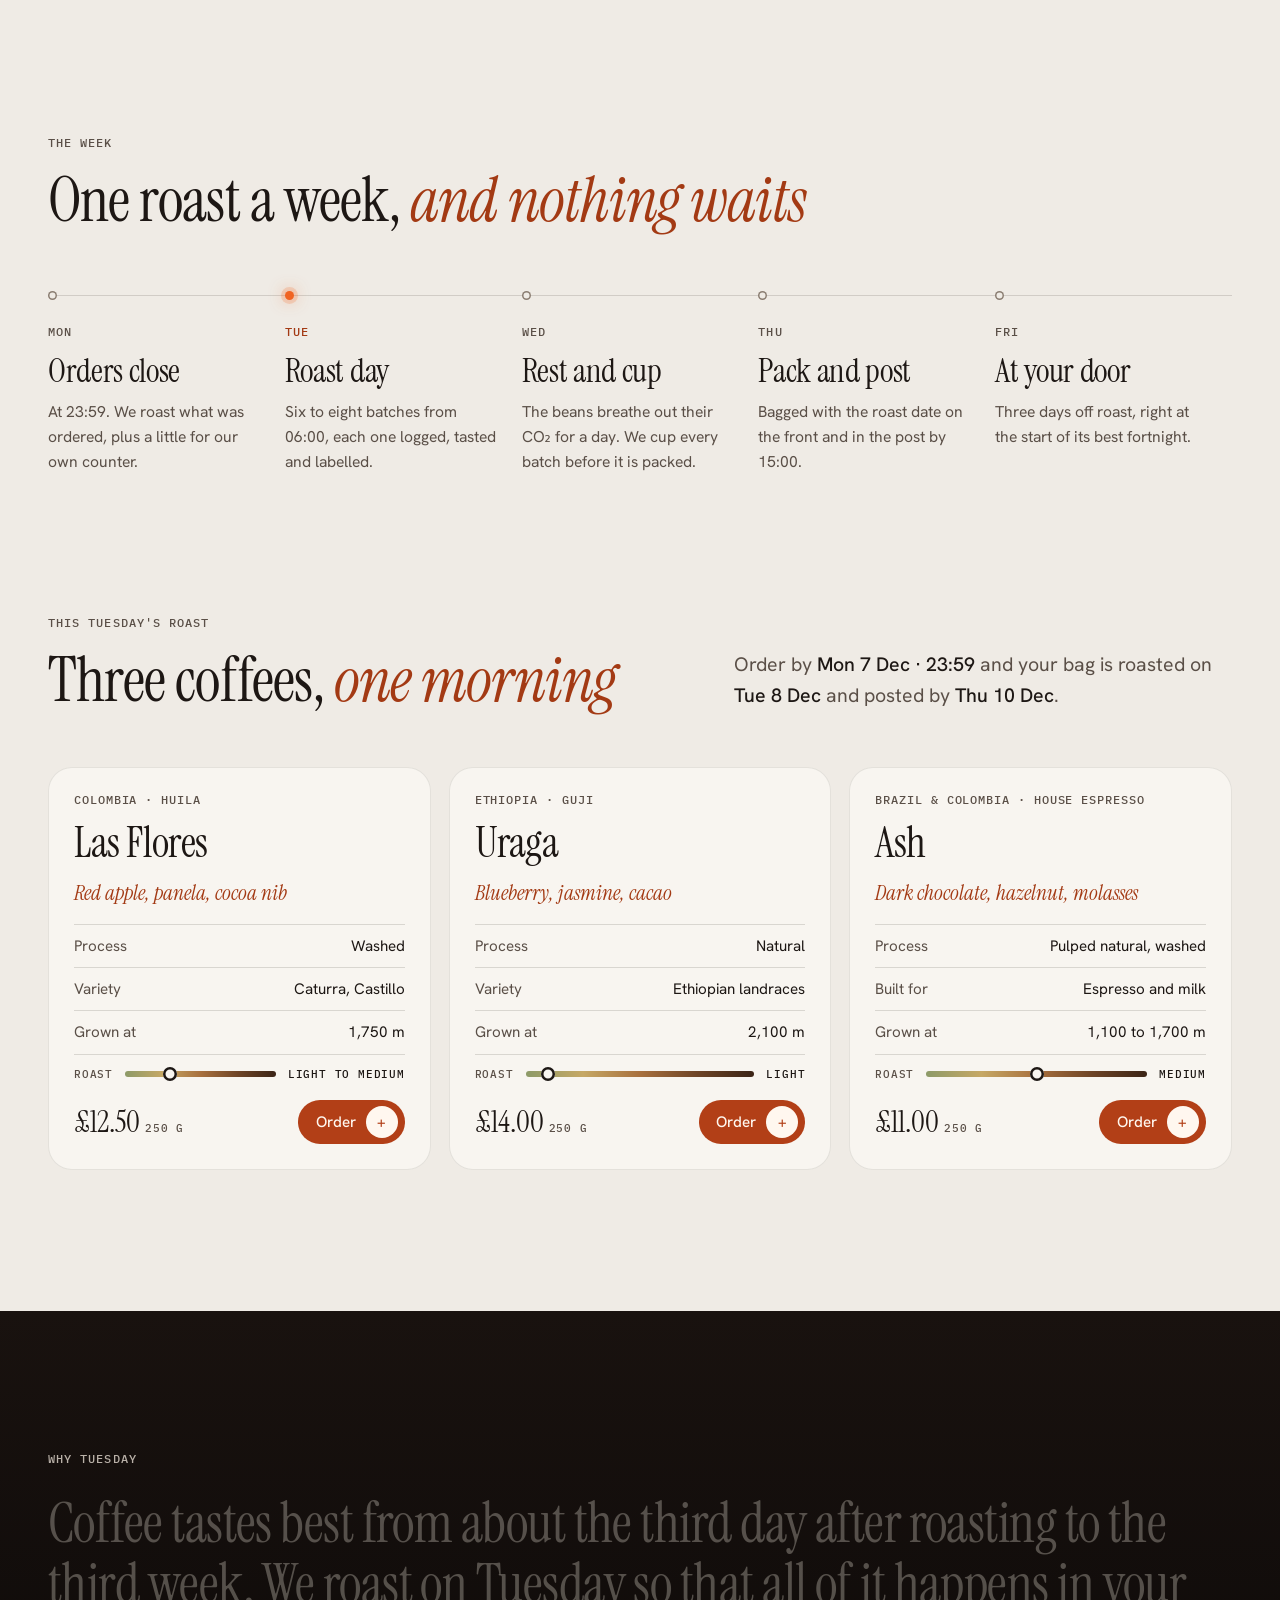
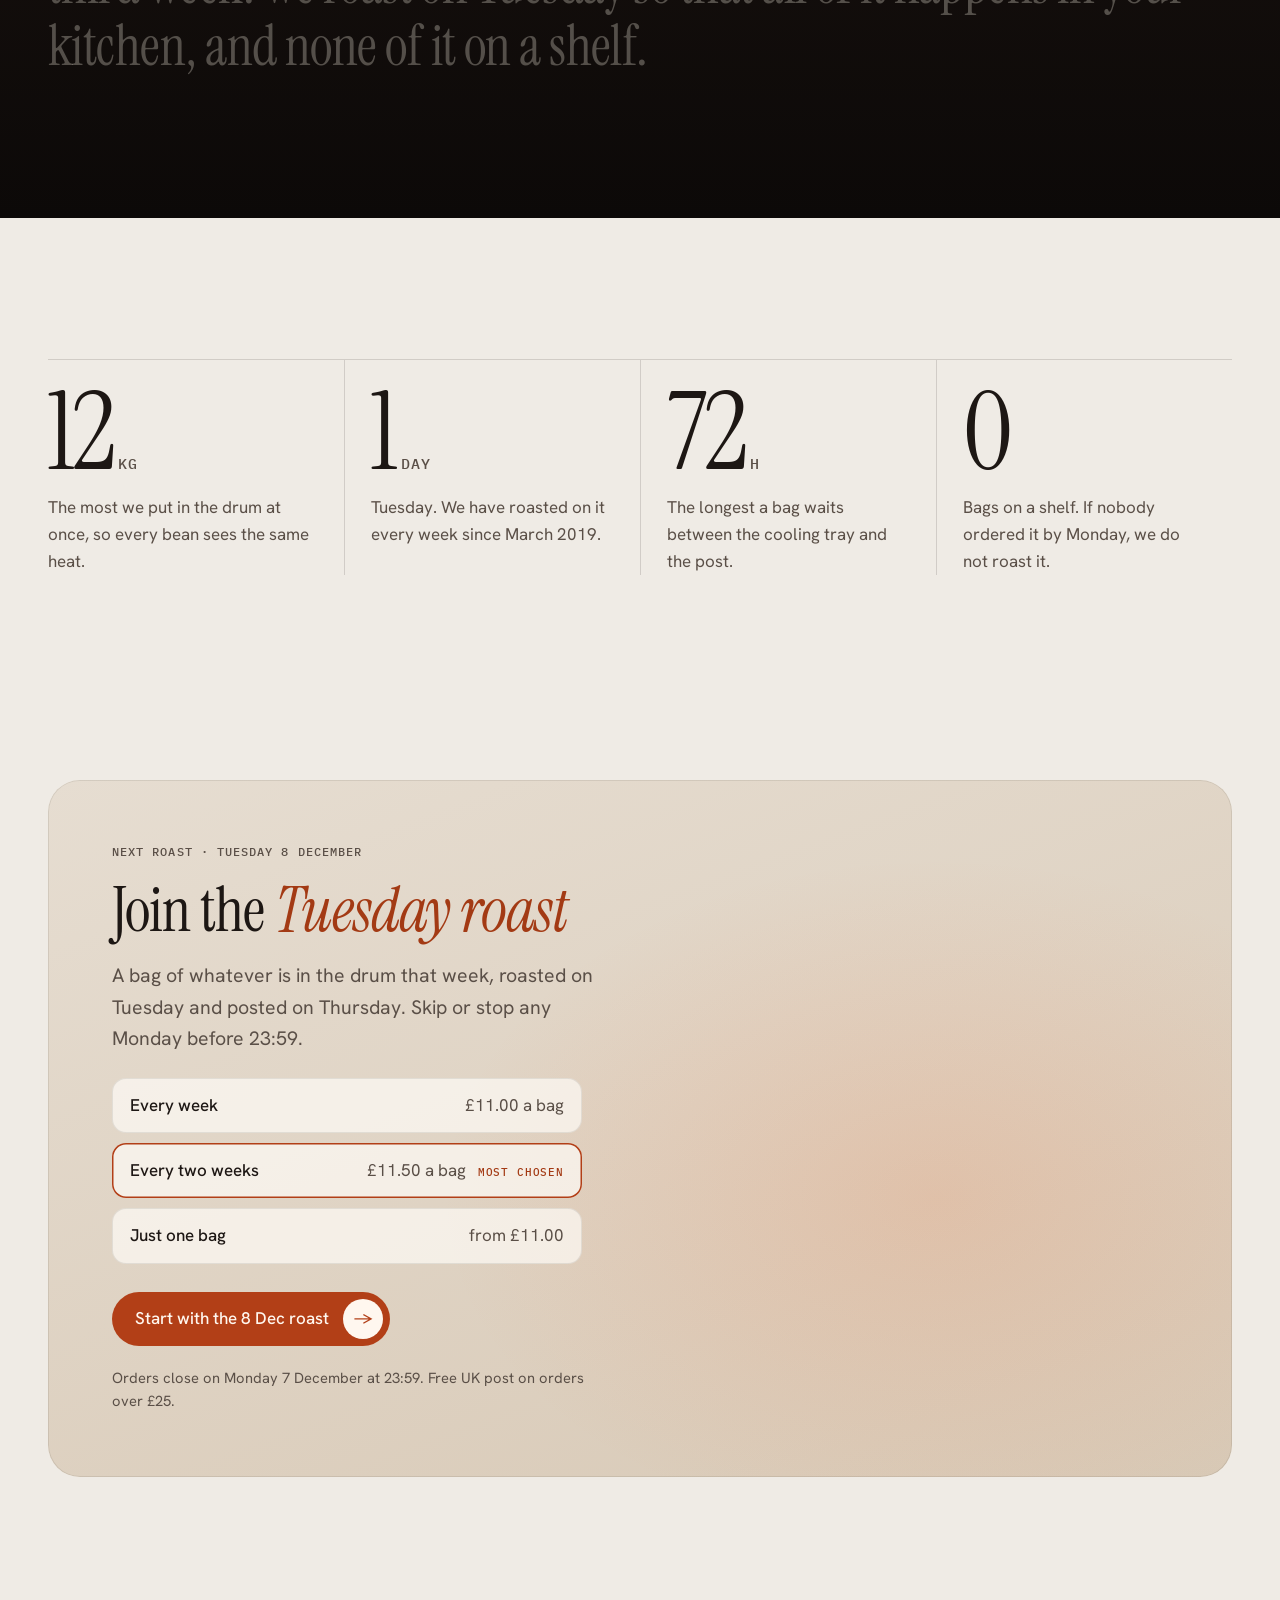
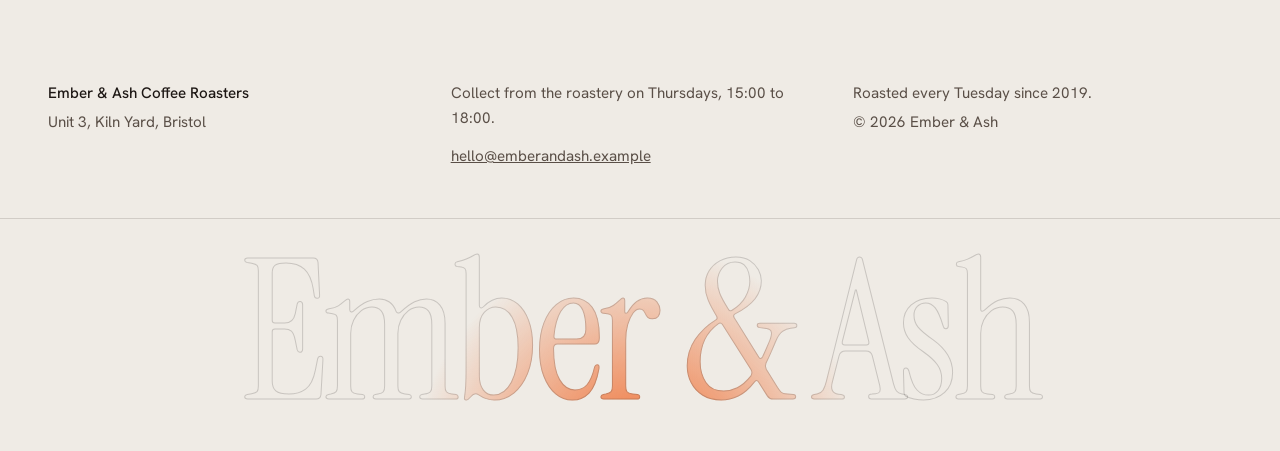
<file: examples/coffee-roastery/index.html>
<!doctype html>
<html lang="en-GB">
<head>
<meta charset="utf-8">
<meta name="viewport" content="width=device-width, initial-scale=1, viewport-fit=cover">
<title>Ember &amp; Ash · Coffee roasted every Tuesday, posted the same week</title>
<meta name="description" content="Small-batch coffee from Bristol. We roast once a week, on Tuesday, in 12 kg batches, and post every bag by Thursday.">
<meta name="theme-color" content="#efebe5">
<link rel="icon" href="favicon.svg" type="image/svg+xml">
<link rel="preconnect" href="https://fonts.googleapis.com">
<link rel="preconnect" href="https://fonts.gstatic.com" crossorigin>
<link rel="stylesheet" href="https://fonts.googleapis.com/css2?family=Hanken+Grotesk:wght@400;500;600&amp;family=IBM+Plex+Mono:wght@400;500&amp;family=Instrument+Serif:ital@0;1&amp;display=swap">
<link rel="stylesheet" href="styles.css">
<!-- Boot: theme from storage before paint, and the .js class. -->
<script>try{var t=localStorage.getItem('ember-ash-theme');if(t==='dark'||t==='light')document.documentElement.dataset.theme=t}catch(e){}document.documentElement.classList.add('js')</script>
<script src="site.js" defer></script>
<!-- The signature: a drum roaster built in Three.js (MOTION.md). -->
<script type="module" src="roastery.js"></script>
</head>
<body>
<a class="skip" href="#main">Skip to content</a>

<!-- Shared paint for the drawn stand-ins (shown without WebGL, and until the scene is ready). -->
<svg class="defs" width="0" height="0" aria-hidden="true" focusable="false">
  <defs>
    <radialGradient id="si-glow" cx="50%" cy="58%" r="62%">
      <stop offset="0" class="si-glow-1"/>
      <stop offset="0.55" class="si-glow-2"/>
      <stop offset="1" class="si-glow-3"/>
    </radialGradient>
    <linearGradient id="si-flame" x1="0" y1="1" x2="0" y2="0">
      <stop offset="0" stop-color="#3d6cff"/>
      <stop offset="0.45" stop-color="#ff7a2e"/>
      <stop offset="1" stop-color="#ffb35c"/>
    </linearGradient>
    <linearGradient id="si-sheen" x1="0" y1="0" x2="1" y2="0">
      <stop offset="0" class="si-sheen-1"/>
      <stop offset="0.5" class="si-sheen-2"/>
      <stop offset="1" class="si-sheen-1"/>
    </linearGradient>
    <pattern id="si-beanfill" width="26" height="18" patternUnits="userSpaceOnUse" patternTransform="scale(1 0.62) rotate(-12)">
      <rect width="26" height="18" class="si-tray-floor"/>
      <ellipse class="si-bean" cx="7" cy="5" rx="6" ry="4" transform="rotate(20 7 5)"/>
      <ellipse class="si-bean-2" cx="19" cy="6" rx="6" ry="4" transform="rotate(-30 19 6)"/>
      <ellipse class="si-bean" cx="13" cy="13" rx="6" ry="4" transform="rotate(64 13 13)"/>
      <ellipse class="si-bean-2" cx="2" cy="14" rx="6" ry="4" transform="rotate(-10 2 14)"/>
      <ellipse class="si-bean-2" cx="26" cy="14" rx="6" ry="4" transform="rotate(-10 26 14)"/>
      <ellipse class="si-bean" cx="22" cy="-1" rx="6" ry="4" transform="rotate(40 22 -1)"/>
      <ellipse class="si-bean" cx="22" cy="17" rx="6" ry="4" transform="rotate(40 22 17)"/>
    </pattern>
    <clipPath id="si-port-small"><circle cx="210" cy="214" r="54"/></clipPath>
    <clipPath id="si-port-big"><circle cx="200" cy="200" r="122"/></clipPath>
  </defs>
</svg>

<header class="site-header">
  <div class="wrap">
    <div class="bar">
      <a class="brand" href="#top" aria-label="Ember and Ash, back to the top">
        <svg class="mark" viewBox="0 0 48 48" aria-hidden="true">
          <circle class="mark-ring" cx="24" cy="24" r="18" pathLength="1"/>
          <path class="mark-bed" d="M10.6 30.5a15 15 0 0 0 26.8 0c-4.4-1.9-8.9-2.6-13.4-2.6s-9 .7-13.4 2.6z"/>
          <circle class="mark-ember" cx="24" cy="19.5" r="3.4"/>
        </svg>
        <span class="brand-name">Ember <i>&amp;</i> Ash</span>
      </a>
      <nav class="nav" aria-label="Sections">
        <a href="#roast">The roast</a>
        <a href="#week">The week</a>
        <a href="#coffees">Coffees</a>
        <a href="#subscribe">Subscribe</a>
      </nav>
      <button class="motion-toggle" type="button" data-motion-toggle aria-pressed="false" aria-label="Pause the roaster">
        <svg viewBox="0 0 24 24" aria-hidden="true"><path class="i-pause" d="M8 6h3v12H8zm5 0h3v12h-3z"/><path class="i-play" d="M8.5 5.8v12.4L18.6 12z"/></svg>
      </button>
      <button class="theme-toggle" type="button" data-theme-toggle aria-label="Switch theme">
        <svg viewBox="0 0 24 24" aria-hidden="true"><circle cx="12" cy="12" r="8.5"/><path d="M12 3.5a8.5 8.5 0 0 1 0 17z"/></svg>
      </button>
      <a class="button button-small" href="#coffees">Order<span class="knob-dot" aria-hidden="true">→</span></a>
    </div>
  </div>
</header>

<main id="main">
  <span id="top"></span>

  <!-- Hero · Tuesday 06:00: the roaster, burner lit, the green batch just charged. -->
  <section class="hero" data-stage="hero">
    <div class="wrap hero-grid">
      <div class="hero-copy stack">
        <p class="eyebrow">Small-batch coffee roasters · Bristol</p>
        <h1>Roasted on Tuesday. <em>In your cup by Friday.</em></h1>
        <p class="lead">We roast once a week, twelve kilos at a time, and post every bag before the week is out. Nothing waits in a warehouse and nothing goes stale on a shelf.</p>
        <div class="actions">
          <a class="button" href="#coffees">Order this week's roast<span class="knob-dot" aria-hidden="true">→</span></a>
          <a class="text-link" href="#week">How the week works</a>
        </div>
      </div>
      <div class="scene-anchor hero-stage" data-anchor="hero">
        <svg class="stand-in" viewBox="0 0 420 460" aria-hidden="true"><ellipse class="si-shadow" cx="232" cy="446" rx="182" ry="11"/><rect class="si-iron" x="330" y="34" width="14" height="124"/><rect class="si-iron" x="324" y="26" width="26" height="10" rx="2"/><rect class="si-iron" x="290" y="168" width="34" height="13"/><rect class="si-enamel" x="314" y="148" width="46" height="82" rx="7"/><path class="si-enamel-2" d="M314 228h46l-15 44h-16z"/><rect class="si-iron" x="326" y="272" width="22" height="14" rx="2"/><rect class="si-iron" x="334" y="286" width="6" height="156"/><path class="si-brass" d="M150 38h120l-36 72h-48z"/><rect class="si-brass-2" x="146" y="33" width="128" height="9" rx="2"/><rect class="si-brass-2" x="196" y="108" width="28" height="22"/><rect class="si-brass" x="224" y="114" width="28" height="5" rx="2"/><rect class="si-enamel" x="86" y="292" width="248" height="138" rx="14"/><rect class="si-iron" x="98" y="430" width="224" height="10" rx="3"/><rect class="si-iron" x="104" y="350" width="120" height="28" rx="5"/><rect x="109" y="355" width="110" height="18" rx="3" fill="url(#si-flame)"/><path class="si-grille" d="M122 352v24M137 352v24M152 352v24M167 352v24M182 352v24M197 352v24M212 352v24"/><circle class="si-face" cx="296" cy="322" r="17"/><circle class="si-brass-line" cx="296" cy="322" r="17"/><path class="si-needle" d="M296 322l10-8"/><circle class="si-brass" cx="296" cy="356" r="8"/><circle class="si-enamel" cx="210" cy="214" r="102"/><circle class="si-iron" cx="210" cy="214" r="90"/><circle class="si-brass-line" cx="210" cy="214" r="90"/><g class="si-bolt"><circle cx="278.4" cy="185.7" r="3"/><circle cx="238.3" cy="145.6" r="3"/><circle cx="181.7" cy="145.6" r="3"/><circle cx="141.6" cy="185.7" r="3"/><circle cx="141.6" cy="242.3" r="3"/><circle cx="181.7" cy="282.4" r="3"/><circle cx="238.3" cy="282.4" r="3"/><circle cx="278.4" cy="242.3" r="3"/></g><circle cx="210" cy="214" r="56" fill="url(#si-glow)"/><g clip-path="url(#si-port-small)"><ellipse class="si-bean-2" cx="235.7" cy="217.7" rx="4.4" ry="3" transform="rotate(8 235.7 217.7)"/><ellipse class="si-bean" cx="190.9" cy="242.2" rx="4.4" ry="3" transform="rotate(42 190.9 242.2)"/><ellipse class="si-bean" cx="230.7" cy="229.2" rx="4.4" ry="3" transform="rotate(35 230.7 229.2)"/><ellipse class="si-bean-2" cx="195.9" cy="237.3" rx="4.4" ry="3" transform="rotate(4 195.9 237.3)"/><ellipse class="si-bean" cx="257.4" cy="235.1" rx="4.4" ry="3" transform="rotate(104 257.4 235.1)"/><ellipse class="si-bean" cx="226.1" cy="222.7" rx="4.4" ry="3" transform="rotate(146 226.1 222.7)"/><ellipse class="si-bean-2" cx="259.0" cy="220.4" rx="4.4" ry="3" transform="rotate(113 259.0 220.4)"/><ellipse class="si-bean" cx="235.7" cy="256.3" rx="4.4" ry="3" transform="rotate(154 235.7 256.3)"/><ellipse class="si-bean" cx="228.4" cy="261.5" rx="4.4" ry="3" transform="rotate(156 228.4 261.5)"/><ellipse class="si-bean-2" cx="250.7" cy="229.1" rx="4.4" ry="3" transform="rotate(146 250.7 229.1)"/><ellipse class="si-bean" cx="210.6" cy="235.2" rx="4.4" ry="3" transform="rotate(37 210.6 235.2)"/><ellipse class="si-bean" cx="195.9" cy="258.2" rx="4.4" ry="3" transform="rotate(101 195.9 258.2)"/><ellipse class="si-bean-2" cx="217.3" cy="234.1" rx="4.4" ry="3" transform="rotate(83 217.3 234.1)"/><ellipse class="si-bean" cx="232.5" cy="238.0" rx="4.4" ry="3" transform="rotate(69 232.5 238.0)"/><ellipse class="si-bean" cx="168.6" cy="235.0" rx="4.4" ry="3" transform="rotate(97 168.6 235.0)"/><ellipse class="si-bean-2" cx="181.8" cy="239.5" rx="4.4" ry="3" transform="rotate(135 181.8 239.5)"/><ellipse class="si-bean" cx="253.3" cy="220.6" rx="4.4" ry="3" transform="rotate(93 253.3 220.6)"/><ellipse class="si-bean" cx="224.8" cy="255.7" rx="4.4" ry="3" transform="rotate(69 224.8 255.7)"/><ellipse class="si-bean-2" cx="176.7" cy="239.0" rx="4.4" ry="3" transform="rotate(90 176.7 239.0)"/><ellipse class="si-bean" cx="239.3" cy="225.3" rx="4.4" ry="3" transform="rotate(44 239.3 225.3)"/><ellipse class="si-bean" cx="221.8" cy="263.9" rx="4.4" ry="3" transform="rotate(127 221.8 263.9)"/><ellipse class="si-bean-2" cx="176.6" cy="233.6" rx="4.4" ry="3" transform="rotate(139 176.6 233.6)"/><ellipse class="si-bean" cx="229.5" cy="244.7" rx="4.4" ry="3" transform="rotate(54 229.5 244.7)"/><ellipse class="si-bean" cx="184.5" cy="230.4" rx="4.4" ry="3" transform="rotate(46 184.5 230.4)"/><ellipse class="si-bean-2" cx="241.1" cy="243.6" rx="4.4" ry="3" transform="rotate(111 241.1 243.6)"/><ellipse class="si-bean" cx="202.9" cy="253.8" rx="4.4" ry="3" transform="rotate(99 202.9 253.8)"/><ellipse class="si-bean" cx="225.1" cy="237.7" rx="4.4" ry="3" transform="rotate(169 225.1 237.7)"/><ellipse class="si-bean-2" cx="188.5" cy="261.1" rx="4.4" ry="3" transform="rotate(102 188.5 261.1)"/><ellipse class="si-bean" cx="244.9" cy="224.3" rx="4.4" ry="3" transform="rotate(57 244.9 224.3)"/><ellipse class="si-bean" cx="219.9" cy="245.1" rx="4.4" ry="3" transform="rotate(108 219.9 245.1)"/><ellipse class="si-bean-2" cx="223.4" cy="228.5" rx="4.4" ry="3" transform="rotate(103 223.4 228.5)"/><ellipse class="si-bean" cx="242.7" cy="231.9" rx="4.4" ry="3" transform="rotate(114 242.7 231.9)"/><ellipse class="si-bean" cx="257.0" cy="214.1" rx="4.4" ry="3" transform="rotate(103 257.0 214.1)"/><ellipse class="si-bean-2" cx="251.0" cy="246.5" rx="4.4" ry="3" transform="rotate(29 251.0 246.5)"/><ellipse class="si-bean" cx="206.4" cy="248.5" rx="4.4" ry="3" transform="rotate(38 206.4 248.5)"/><ellipse class="si-bean" cx="181.9" cy="254.0" rx="4.4" ry="3" transform="rotate(21 181.9 254.0)"/><ellipse class="si-bean-2" cx="209.8" cy="255.1" rx="4.4" ry="3" transform="rotate(60 209.8 255.1)"/><ellipse class="si-bean" cx="245.8" cy="249.1" rx="4.4" ry="3" transform="rotate(114 245.8 249.1)"/><ellipse class="si-bean" cx="240.3" cy="193.6" rx="4.4" ry="3" transform="rotate(157 240.3 193.6)"/><ellipse class="si-bean-2" cx="232.1" cy="189.8" rx="4.4" ry="3" transform="rotate(116 232.1 189.8)"/><ellipse class="si-bean" cx="224.7" cy="192.5" rx="4.4" ry="3" transform="rotate(70 224.7 192.5)"/><ellipse class="si-bean" cx="218.5" cy="195.4" rx="4.4" ry="3" transform="rotate(63 218.5 195.4)"/><ellipse class="si-bean-2" cx="210.7" cy="204.3" rx="4.4" ry="3" transform="rotate(72 210.7 204.3)"/><ellipse class="si-bean" cx="202.8" cy="210.3" rx="4.4" ry="3" transform="rotate(23 202.8 210.3)"/><ellipse class="si-bean" cx="195.0" cy="221.5" rx="4.4" ry="3" transform="rotate(28 195.0 221.5)"/></g><path class="si-glint" d="M178 186a44 44 0 0 1 30-18"/><circle class="si-brass-ring" cx="210" cy="214" r="57"/><circle class="si-brass" cx="264" cy="168" r="6"/><path class="si-steel" d="M199 297h24l40 76h-26z"/><rect class="si-iron-2" x="191" y="282" width="38" height="16" rx="3"/><path class="si-brass-thin" d="M201 290h18"/><rect class="si-iron" x="288" y="404" width="44" height="38"/><path class="si-steel" d="M214 388a96 22 0 0 0 192 0v20a96 22 0 0 1-192 0z"/><ellipse cx="310" cy="388" rx="96" ry="22" fill="url(#si-beanfill)"/><ellipse class="si-steel-line" cx="310" cy="388" rx="96" ry="22"/><path class="si-arms" d="M310 386l78 6M310 386l-64 10M310 386l-6-21"/><circle class="si-brass" cx="310" cy="386" r="5"/></svg>
        <p class="readout readout-a"><span class="dot" aria-hidden="true"></span>Next roast <b data-date="roast">every Tuesday</b></p>
        <p class="readout readout-b">Orders close <b data-date="close">Monday 23:59</b></p>
      </div>
    </div>
  </section>

  <!-- The roast · 06:00 to 06:11: the camera at the porthole, the beans taking each step's colour. -->
  <section id="roast" class="section kiln roast" data-stage="roast">
    <div class="wrap roast-grid">
      <div class="section-head stack roast-head">
        <p class="eyebrow">Tuesday · 06:00 to 06:11</p>
        <h2>Eleven minutes, one batch, <em>charge to drop</em></h2>
        <p class="lead">Every coffee we sell goes through the same drum on the same morning. Here is one batch of this week's Huila, minute by minute.</p>
      </div>
      <div class="roast-stage">
        <div class="scene-anchor port-anchor" data-anchor="roast">
          <svg class="stand-in" viewBox="0 0 400 400" aria-hidden="true"><circle class="si-enamel" cx="200" cy="200" r="198"/><circle class="si-iron" cx="200" cy="200" r="178"/><circle class="si-brass-line" cx="200" cy="200" r="178"/><g class="si-bolt"><circle cx="350.3" cy="151.2" r="5"/><circle cx="292.9" cy="72.2" r="5"/><circle cx="200" cy="42" r="5"/><circle cx="107.1" cy="72.2" r="5"/><circle cx="49.7" cy="151.2" r="5"/><circle cx="49.7" cy="248.8" r="5"/><circle cx="107.1" cy="327.8" r="5"/><circle cx="292.9" cy="327.8" r="5"/><circle cx="350.3" cy="248.8" r="5"/></g><circle cx="200" cy="200" r="124" fill="url(#si-glow)"/><g clip-path="url(#si-port-big)"><ellipse class="si-bean-2" cx="219.4" cy="263.0" rx="9" ry="6.2" transform="rotate(53 219.4 263.0)"/><ellipse class="si-bean" cx="291.0" cy="245.7" rx="9" ry="6.2" transform="rotate(62 291.0 245.7)"/><ellipse class="si-bean" cx="258.6" cy="297.0" rx="9" ry="6.2" transform="rotate(93 258.6 297.0)"/><ellipse class="si-bean-2" cx="219.8" cy="315.9" rx="9" ry="6.2" transform="rotate(52 219.8 315.9)"/><ellipse class="si-bean" cx="152.3" cy="288.3" rx="9" ry="6.2" transform="rotate(14 152.3 288.3)"/><ellipse class="si-bean" cx="298.8" cy="255.4" rx="9" ry="6.2" transform="rotate(52 298.8 255.4)"/><ellipse class="si-bean-2" cx="208.6" cy="268.6" rx="9" ry="6.2" transform="rotate(34 208.6 268.6)"/><ellipse class="si-bean" cx="122.0" cy="277.3" rx="9" ry="6.2" transform="rotate(132 122.0 277.3)"/><ellipse class="si-bean" cx="245.4" cy="220.2" rx="9" ry="6.2" transform="rotate(25 245.4 220.2)"/><ellipse class="si-bean-2" cx="203.6" cy="228.3" rx="9" ry="6.2" transform="rotate(86 203.6 228.3)"/><ellipse class="si-bean" cx="247.6" cy="245.1" rx="9" ry="6.2" transform="rotate(155 247.6 245.1)"/><ellipse class="si-bean" cx="152.3" cy="260.6" rx="9" ry="6.2" transform="rotate(39 152.3 260.6)"/><ellipse class="si-bean-2" cx="308.7" cy="217.6" rx="9" ry="6.2" transform="rotate(31 308.7 217.6)"/><ellipse class="si-bean" cx="230.5" cy="298.7" rx="9" ry="6.2" transform="rotate(172 230.5 298.7)"/><ellipse class="si-bean" cx="135.4" cy="241.3" rx="9" ry="6.2" transform="rotate(162 135.4 241.3)"/><ellipse class="si-bean-2" cx="111.0" cy="264.5" rx="9" ry="6.2" transform="rotate(177 111.0 264.5)"/><ellipse class="si-bean" cx="205.8" cy="283.2" rx="9" ry="6.2" transform="rotate(60 205.8 283.2)"/><ellipse class="si-bean" cx="251.5" cy="272.1" rx="9" ry="6.2" transform="rotate(29 251.5 272.1)"/><ellipse class="si-bean-2" cx="176.5" cy="267.0" rx="9" ry="6.2" transform="rotate(86 176.5 267.0)"/><ellipse class="si-bean" cx="243.6" cy="232.6" rx="9" ry="6.2" transform="rotate(25 243.6 232.6)"/><ellipse class="si-bean" cx="161.3" cy="248.8" rx="9" ry="6.2" transform="rotate(46 161.3 248.8)"/><ellipse class="si-bean-2" cx="212.8" cy="239.9" rx="9" ry="6.2" transform="rotate(118 212.8 239.9)"/><ellipse class="si-bean" cx="136.9" cy="253.6" rx="9" ry="6.2" transform="rotate(88 136.9 253.6)"/><ellipse class="si-bean" cx="262.1" cy="244.8" rx="9" ry="6.2" transform="rotate(39 262.1 244.8)"/><ellipse class="si-bean-2" cx="212.8" cy="306.0" rx="9" ry="6.2" transform="rotate(47 212.8 306.0)"/><ellipse class="si-bean" cx="180.4" cy="249.8" rx="9" ry="6.2" transform="rotate(62 180.4 249.8)"/><ellipse class="si-bean" cx="102.8" cy="255.6" rx="9" ry="6.2" transform="rotate(99 102.8 255.6)"/><ellipse class="si-bean-2" cx="202.5" cy="316.8" rx="9" ry="6.2" transform="rotate(145 202.5 316.8)"/><ellipse class="si-bean" cx="303.6" cy="243.4" rx="9" ry="6.2" transform="rotate(79 303.6 243.4)"/><ellipse class="si-bean" cx="235.3" cy="244.2" rx="9" ry="6.2" transform="rotate(3 235.3 244.2)"/><ellipse class="si-bean-2" cx="277.6" cy="287.3" rx="9" ry="6.2" transform="rotate(138 277.6 287.3)"/><ellipse class="si-bean" cx="241.2" cy="258.7" rx="9" ry="6.2" transform="rotate(14 241.2 258.7)"/><ellipse class="si-bean" cx="260.0" cy="282.9" rx="9" ry="6.2" transform="rotate(110 260.0 282.9)"/><ellipse class="si-bean-2" cx="171.9" cy="300.8" rx="9" ry="6.2" transform="rotate(50 171.9 300.8)"/><ellipse class="si-bean" cx="258.7" cy="213.3" rx="9" ry="6.2" transform="rotate(2 258.7 213.3)"/><ellipse class="si-bean" cx="223.1" cy="235.1" rx="9" ry="6.2" transform="rotate(146 223.1 235.1)"/><ellipse class="si-bean-2" cx="200.9" cy="256.2" rx="9" ry="6.2" transform="rotate(127 200.9 256.2)"/><ellipse class="si-bean" cx="227.6" cy="284.4" rx="9" ry="6.2" transform="rotate(41 227.6 284.4)"/><ellipse class="si-bean" cx="166.0" cy="268.0" rx="9" ry="6.2" transform="rotate(124 166.0 268.0)"/><ellipse class="si-bean-2" cx="287.9" cy="259.0" rx="9" ry="6.2" transform="rotate(80 287.9 259.0)"/><ellipse class="si-bean" cx="262.4" cy="256.2" rx="9" ry="6.2" transform="rotate(28 262.4 256.2)"/><ellipse class="si-bean" cx="165.9" cy="291.9" rx="9" ry="6.2" transform="rotate(162 165.9 291.9)"/><ellipse class="si-bean-2" cx="301.0" cy="232.2" rx="9" ry="6.2" transform="rotate(147 301.0 232.2)"/><ellipse class="si-bean" cx="278.8" cy="249.9" rx="9" ry="6.2" transform="rotate(53 278.8 249.9)"/><ellipse class="si-bean" cx="249.5" cy="282.7" rx="9" ry="6.2" transform="rotate(131 249.5 282.7)"/><ellipse class="si-bean-2" cx="123.1" cy="258.2" rx="9" ry="6.2" transform="rotate(89 123.1 258.2)"/><ellipse class="si-bean" cx="138.3" cy="288.2" rx="9" ry="6.2" transform="rotate(98 138.3 288.2)"/><ellipse class="si-bean" cx="209.4" cy="296.0" rx="9" ry="6.2" transform="rotate(128 209.4 296.0)"/><ellipse class="si-bean-2" cx="186.1" cy="316.8" rx="9" ry="6.2" transform="rotate(141 186.1 316.8)"/><ellipse class="si-bean" cx="271.3" cy="217.2" rx="9" ry="6.2" transform="rotate(11 271.3 217.2)"/><ellipse class="si-bean" cx="222.9" cy="273.0" rx="9" ry="6.2" transform="rotate(126 222.9 273.0)"/><ellipse class="si-bean-2" cx="246.2" cy="298.0" rx="9" ry="6.2" transform="rotate(176 246.2 298.0)"/><ellipse class="si-bean" cx="277.1" cy="203.6" rx="9" ry="6.2" transform="rotate(152 277.1 203.6)"/><ellipse class="si-bean" cx="230.5" cy="223.4" rx="9" ry="6.2" transform="rotate(32 230.5 223.4)"/><ellipse class="si-bean-2" cx="149.1" cy="299.4" rx="9" ry="6.2" transform="rotate(173 149.1 299.4)"/><ellipse class="si-bean" cx="289.4" cy="198.9" rx="9" ry="6.2" transform="rotate(125 289.4 198.9)"/><ellipse class="si-bean" cx="274.3" cy="264.9" rx="9" ry="6.2" transform="rotate(163 274.3 264.9)"/><ellipse class="si-bean-2" cx="149.8" cy="273.1" rx="9" ry="6.2" transform="rotate(55 149.8 273.1)"/><ellipse class="si-bean" cx="216.0" cy="223.3" rx="9" ry="6.2" transform="rotate(57 216.0 223.3)"/><ellipse class="si-bean" cx="240.4" cy="273.7" rx="9" ry="6.2" transform="rotate(175 240.4 273.7)"/><ellipse class="si-bean-2" cx="267.3" cy="141.0" rx="9" ry="6.2" transform="rotate(57 267.3 141.0)"/><ellipse class="si-bean" cx="242.5" cy="144.1" rx="9" ry="6.2" transform="rotate(115 242.5 144.1)"/><ellipse class="si-bean" cx="233.1" cy="157.4" rx="9" ry="6.2" transform="rotate(178 233.1 157.4)"/><ellipse class="si-bean-2" cx="231.7" cy="150.3" rx="9" ry="6.2" transform="rotate(149 231.7 150.3)"/><ellipse class="si-bean" cx="222.4" cy="168.7" rx="9" ry="6.2" transform="rotate(113 222.4 168.7)"/><ellipse class="si-bean" cx="212.2" cy="174.7" rx="9" ry="6.2" transform="rotate(17 212.2 174.7)"/><ellipse class="si-bean-2" cx="195.0" cy="181.8" rx="9" ry="6.2" transform="rotate(39 195.0 181.8)"/><ellipse class="si-bean" cx="182.3" cy="195.3" rx="9" ry="6.2" transform="rotate(170 182.3 195.3)"/><ellipse class="si-bean" cx="167.3" cy="208.7" rx="9" ry="6.2" transform="rotate(66 167.3 208.7)"/><ellipse class="si-bean-2" cx="149.1" cy="215.2" rx="9" ry="6.2" transform="rotate(0 149.1 215.2)"/></g><path class="si-glint si-glint-big" d="M126 146a98 98 0 0 1 66-44"/><circle class="si-brass-ring si-ring-big" cx="200" cy="200" r="129"/><circle class="si-brass" cx="318" cy="104" r="12"/><rect class="si-iron-2" x="168" y="338" width="64" height="28" rx="6"/><path class="si-brass-thin si-thick" d="M184 352h32"/></svg>
        </div>
        <figure class="profile" data-profile>
          <figcaption><span>Roast profile · bean temperature</span><span class="tag">Example · batch 41</span></figcaption>
          <svg class="profile-chart" viewBox="0 0 420 196" role="img" aria-label="Roast profile: the bean temperature falls from 200 to 93 degrees in the first minute and a half, then climbs to 155 at yellowing at four and a half minutes, 196 at first crack at 8 minutes 40, and 207 at the drop at 11 minutes.">
            <g class="grid">
              <path d="M44 146.9H404M44 94H404M44 41.1H404"/>
            </g>
            <g class="axis">
              <text x="36" y="149.9" text-anchor="end">100°</text>
              <text x="36" y="97" text-anchor="end">150°</text>
              <text x="36" y="44.1" text-anchor="end">200°</text>
              <text x="44" y="188">0</text>
              <text x="109.5" y="188" text-anchor="middle">2</text>
              <text x="174.9" y="188" text-anchor="middle">4</text>
              <text x="240.4" y="188" text-anchor="middle">6</text>
              <text x="305.8" y="188" text-anchor="middle">8</text>
              <text x="371.3" y="188" text-anchor="middle">10 min</text>
            </g>
            <path class="curve" pathLength="1" d="M44 41.1 C45.4 46.1 49.5 60.3 52.2 70.7 C54.9 81.1 57.6 93.8 60.4 103.5 C63.1 113.2 65.8 122 68.5 128.9 C71.3 135.8 73.2 140.5 76.7 144.7 C80.3 149 84.4 153.7 89.8 154.3 C95.3 154.8 100.7 153.4 109.5 147.9 C118.2 142.5 131.3 129.8 142.2 121.5 C153.1 113.2 166.7 103.7 174.9 98.2 C183.1 92.8 185.8 91.5 191.3 88.7 C196.7 85.9 199.5 84.7 207.6 81.3 C215.8 78 229.5 72.5 240.4 68.6 C251.3 64.8 262.2 61.2 273.1 58.1 C284 54.9 296.7 51.7 305.8 49.6 C314.9 47.5 319.6 46.9 327.7 45.4 C335.9 43.9 346 42.1 354.9 40.6 C363.8 39.1 372.9 37.5 381.1 36.4 C389.3 35.2 400.2 34.2 404 33.7"/>
            <g class="marks">
              <g class="mark-pt" data-at="0"><circle cx="44" cy="41.1" r="4"/></g>
              <g class="mark-pt" data-at="1"><circle cx="191.3" cy="88.7" r="4"/><text x="191.3" y="112" text-anchor="middle">yellowing</text></g>
              <g class="mark-pt" data-at="2"><circle cx="327.7" cy="45.4" r="4"/><text x="327.7" y="70" text-anchor="middle">first crack</text></g>
              <g class="mark-pt" data-at="3"><circle cx="404" cy="33.7" r="4"/><text x="404" y="20" text-anchor="end">drop</text></g>
            </g>
          </svg>
        </figure>
      </div>
      <ol class="steps">
        <li class="step" data-roast="0" data-heat="1" data-draw="0.095" data-at="0">
          <p class="step-meta"><span>06:00</span><span>drum 200 °C</span></p>
          <h3>Charge</h3>
          <p>Twelve kilos of green coffee fall from the hopper into a drum that has been heating since five. The beans are pale, hard and smell of cut grass.</p>
        </li>
        <li class="step" data-roast="0.36" data-heat="0.95" data-draw="0.529" data-at="1">
          <p class="step-meta"><span>06:04</span><span>bean 155 °C</span></p>
          <h3>Yellowing</h3>
          <p>The water cooks out. The beans turn straw-yellow, then tan, and the roastery starts to smell of toast and hay.</p>
        </li>
        <li class="step" data-roast="0.74" data-heat="0.6" data-draw="0.835" data-at="2">
          <p class="step-meta"><span>06:08</span><span>bean 196 °C</span></p>
          <h3>First crack</h3>
          <p>Steam breaks through each bean with a crack like popcorn. We turn the flame down and start counting the development time.</p>
        </li>
        <li class="step" data-roast="1" data-heat="0.5" data-draw="1" data-at="3">
          <p class="step-meta"><span>06:11</span><span>bean 207 °C</span></p>
          <h3>Drop</h3>
          <p>Two and a half minutes after first crack, at the colour we chose on the cupping table, the door opens and the batch falls.</p>
        </li>
      </ol>
    </div>
  </section>

  <!-- The drop · 06:11: the batch pours into the cooling tray and the arms sweep it. -->
  <section id="drop" class="section kiln drop" data-stage="cool">
    <div class="wrap split drop-grid">
      <div class="stack drop-copy">
        <p class="eyebrow">06:11 · The drop</p>
        <h2>Four minutes to <em>stop the roast</em></h2>
        <p class="lead">The batch pours into the cooling tray. Its arms sweep the beans while a fan pulls cold air down through them, so the roast stops where we chose and not a degree later.</p>
        <ul class="facts">
          <li><b>207 → 25 °C</b><span>in under four minutes, every batch</span></li>
          <li><b>The chaff</b><span>the papery skin the roast lifts off each bean. It is the ash in our name; we collect it and it goes to an allotment down the road.</span></li>
        </ul>
      </div>
      <div class="scene-anchor drop-stage" data-anchor="cool">
        <svg class="stand-in" viewBox="0 0 400 300" aria-hidden="true"><ellipse class="si-shadow" cx="200" cy="286" rx="152" ry="10"/><path class="si-iron" d="M146 196h108l12 86H134z"/><path class="si-steel" d="M30 140a170 64 0 0 0 340 0v32a170 64 0 0 1-340 0z"/><ellipse cx="200" cy="140" rx="170" ry="64" fill="url(#si-beanfill)"/><ellipse class="si-steel-line" cx="200" cy="140" rx="170" ry="64"/><path class="si-arms si-arms-big" d="M200 136L355.6 150.1M200 136L63.2 169M200 136L186.2 82.2"/><circle class="si-brass" cx="200" cy="136" r="10"/><path class="si-steel" d="M52 4h64l44 86-58 8z"/></svg>
      </div>
    </div>
  </section>

  <!-- The week: the promise, day by day. -->
  <section id="week" class="section week" data-stage="off">
    <div class="wrap">
      <div class="section-head stack">
        <p class="eyebrow">The week</p>
        <h2>One roast a week, <em>and nothing waits</em></h2>
      </div>
      <ol class="days">
        <li class="day">
          <p class="day-name">Mon</p>
          <h3>Orders close</h3>
          <p>At 23:59. We roast what was ordered, plus a little for our own counter.</p>
        </li>
        <li class="day is-roast">
          <p class="day-name">Tue</p>
          <h3>Roast day</h3>
          <p>Six to eight batches from 06:00, each one logged, tasted and labelled.</p>
        </li>
        <li class="day">
          <p class="day-name">Wed</p>
          <h3>Rest and cup</h3>
          <p>The beans breathe out their CO₂ for a day. We cup every batch before it is packed.</p>
        </li>
        <li class="day">
          <p class="day-name">Thu</p>
          <h3>Pack and post</h3>
          <p>Bagged with the roast date on the front and in the post by 15:00.</p>
        </li>
        <li class="day">
          <p class="day-name">Fri</p>
          <h3>At your door</h3>
          <p>Three days off roast, right at the start of its best fortnight.</p>
        </li>
      </ol>
    </div>
  </section>

  <!-- This Tuesday's roast: three coffees. -->
  <section id="coffees" class="section coffees" data-stage="off">
    <div class="wrap">
      <div class="coffees-head">
        <div class="stack">
          <p class="eyebrow">This Tuesday's roast</p>
          <h2>Three coffees, <em>one morning</em></h2>
        </div>
        <p class="lead">Order by <b data-date="close">Monday 23:59</b> and your bag is roasted on <b data-date="roast">Tuesday</b> and posted by <b data-date="post">Thursday</b>.</p>
      </div>
      <div class="coffee-grid">
        <article class="coffee">
          <p class="coffee-origin">Colombia · Huila</p>
          <h3>Las Flores</h3>
          <p class="notes">Red apple, panela, cocoa nib</p>
          <dl class="coffee-facts">
            <div><dt>Process</dt><dd>Washed</dd></div>
            <div><dt>Variety</dt><dd>Caturra, Castillo</dd></div>
            <div><dt>Grown at</dt><dd>1,750 m</dd></div>
          </dl>
          <div class="roast-level" style="--level: 2">
            <span class="roast-label">Roast</span>
            <span class="roast-bar" aria-hidden="true"></span>
            <span class="roast-name">Light to medium</span>
          </div>
          <div class="coffee-buy">
            <p class="price">£12.50 <span>250 g</span></p>
            <a class="button button-small" href="#subscribe">Order<span class="knob-dot" aria-hidden="true">+</span></a>
          </div>
        </article>
        <article class="coffee">
          <p class="coffee-origin">Ethiopia · Guji</p>
          <h3>Uraga</h3>
          <p class="notes">Blueberry, jasmine, cacao</p>
          <dl class="coffee-facts">
            <div><dt>Process</dt><dd>Natural</dd></div>
            <div><dt>Variety</dt><dd>Ethiopian landraces</dd></div>
            <div><dt>Grown at</dt><dd>2,100 m</dd></div>
          </dl>
          <div class="roast-level" style="--level: 1">
            <span class="roast-label">Roast</span>
            <span class="roast-bar" aria-hidden="true"></span>
            <span class="roast-name">Light</span>
          </div>
          <div class="coffee-buy">
            <p class="price">£14.00 <span>250 g</span></p>
            <a class="button button-small" href="#subscribe">Order<span class="knob-dot" aria-hidden="true">+</span></a>
          </div>
        </article>
        <article class="coffee">
          <p class="coffee-origin">Brazil &amp; Colombia · House espresso</p>
          <h3>Ash</h3>
          <p class="notes">Dark chocolate, hazelnut, molasses</p>
          <dl class="coffee-facts">
            <div><dt>Process</dt><dd>Pulped natural, washed</dd></div>
            <div><dt>Built for</dt><dd>Espresso and milk</dd></div>
            <div><dt>Grown at</dt><dd>1,100 to 1,700 m</dd></div>
          </dl>
          <div class="roast-level" style="--level: 3">
            <span class="roast-label">Roast</span>
            <span class="roast-bar" aria-hidden="true"></span>
            <span class="roast-name">Medium</span>
          </div>
          <div class="coffee-buy">
            <p class="price">£11.00 <span>250 g</span></p>
            <a class="button button-small" href="#subscribe">Order<span class="knob-dot" aria-hidden="true">+</span></a>
          </div>
        </article>
      </div>
    </div>
  </section>

  <!-- Night in both themes: the statement fills in as it is read. -->
  <section class="section night on-night statement-band" data-stage="off">
    <div class="wrap">
      <p class="eyebrow">Why Tuesday</p>
      <p class="statement" data-fill>Coffee tastes best from about the third day after roasting to the third week. We roast on Tuesday so that all of it happens in your kitchen, and none of it on a shelf.</p>
    </div>
  </section>

  <!-- Numbers on hairlines. -->
  <section id="numbers" class="section numbers" data-stage="off">
    <div class="wrap">
      <ul class="figures">
        <li><p class="figure">12<small>kg</small></p><p>The most we put in the drum at once, so every bean sees the same heat.</p></li>
        <li><p class="figure">1<small>day</small></p><p>Tuesday. We have roasted on it every week since March 2019.</p></li>
        <li><p class="figure">72<small>h</small></p><p>The longest a bag waits between the cooling tray and the post.</p></li>
        <li><p class="figure">0</p><p>Bags on a shelf. If nobody ordered it by Monday, we do not roast it.</p></li>
      </ul>
    </div>
  </section>

  <!-- Subscribe: the burner out, the batch resting in the tray. -->
  <section id="subscribe" class="section closing" data-stage="close">
    <div class="backdrop" aria-hidden="true"></div>
    <div class="wrap closing-grid">
      <div class="cta stack">
        <p class="eyebrow">Next roast · <span data-date="roast-long">every Tuesday</span></p>
        <h2>Join the <em>Tuesday roast</em></h2>
        <p class="lead">A bag of whatever is in the drum that week, roasted on Tuesday and posted on Thursday. Skip or stop any Monday before 23:59.</p>
        <ul class="plans">
          <li class="plan"><b>Every week</b><span>£11.00 a bag</span></li>
          <li class="plan is-pick"><b>Every two weeks</b><span>£11.50 a bag</span><em>Most chosen</em></li>
          <li class="plan"><b>Just one bag</b><span>from £11.00</span></li>
        </ul>
        <div class="actions">
          <a class="button" href="#subscribe"><span>Start with <span data-date="roast-short">next Tuesday</span></span><span class="knob-dot" aria-hidden="true">→</span></a>
        </div>
        <p class="fine">Orders close <span data-date="close-long">on Monday at 23:59</span>. Free UK post on orders over £25.</p>
      </div>
      <div class="scene-anchor close-stage" data-anchor="close">
        <svg class="stand-in" viewBox="0 0 420 460" aria-hidden="true"><ellipse class="si-shadow" cx="232" cy="446" rx="182" ry="11"/><rect class="si-iron" x="330" y="34" width="14" height="124"/><rect class="si-iron" x="324" y="26" width="26" height="10" rx="2"/><rect class="si-iron" x="290" y="168" width="34" height="13"/><rect class="si-enamel" x="314" y="148" width="46" height="82" rx="7"/><path class="si-enamel-2" d="M314 228h46l-15 44h-16z"/><rect class="si-iron" x="326" y="272" width="22" height="14" rx="2"/><rect class="si-iron" x="334" y="286" width="6" height="156"/><path class="si-brass" d="M150 38h120l-36 72h-48z"/><rect class="si-brass-2" x="146" y="33" width="128" height="9" rx="2"/><rect class="si-brass-2" x="196" y="108" width="28" height="22"/><rect class="si-brass" x="224" y="114" width="28" height="5" rx="2"/><rect class="si-enamel" x="86" y="292" width="248" height="138" rx="14"/><rect class="si-iron" x="98" y="430" width="224" height="10" rx="3"/><rect class="si-iron" x="104" y="350" width="120" height="28" rx="5"/><rect x="109" y="355" width="110" height="18" rx="3" fill="url(#si-flame)"/><path class="si-grille" d="M122 352v24M137 352v24M152 352v24M167 352v24M182 352v24M197 352v24M212 352v24"/><circle class="si-face" cx="296" cy="322" r="17"/><circle class="si-brass-line" cx="296" cy="322" r="17"/><path class="si-needle" d="M296 322l10-8"/><circle class="si-brass" cx="296" cy="356" r="8"/><circle class="si-enamel" cx="210" cy="214" r="102"/><circle class="si-iron" cx="210" cy="214" r="90"/><circle class="si-brass-line" cx="210" cy="214" r="90"/><g class="si-bolt"><circle cx="278.4" cy="185.7" r="3"/><circle cx="238.3" cy="145.6" r="3"/><circle cx="181.7" cy="145.6" r="3"/><circle cx="141.6" cy="185.7" r="3"/><circle cx="141.6" cy="242.3" r="3"/><circle cx="181.7" cy="282.4" r="3"/><circle cx="238.3" cy="282.4" r="3"/><circle cx="278.4" cy="242.3" r="3"/></g><circle cx="210" cy="214" r="56" fill="url(#si-glow)"/><g clip-path="url(#si-port-small)"><ellipse class="si-bean-2" cx="235.7" cy="217.7" rx="4.4" ry="3" transform="rotate(8 235.7 217.7)"/><ellipse class="si-bean" cx="190.9" cy="242.2" rx="4.4" ry="3" transform="rotate(42 190.9 242.2)"/><ellipse class="si-bean" cx="230.7" cy="229.2" rx="4.4" ry="3" transform="rotate(35 230.7 229.2)"/><ellipse class="si-bean-2" cx="195.9" cy="237.3" rx="4.4" ry="3" transform="rotate(4 195.9 237.3)"/><ellipse class="si-bean" cx="257.4" cy="235.1" rx="4.4" ry="3" transform="rotate(104 257.4 235.1)"/><ellipse class="si-bean" cx="226.1" cy="222.7" rx="4.4" ry="3" transform="rotate(146 226.1 222.7)"/><ellipse class="si-bean-2" cx="259.0" cy="220.4" rx="4.4" ry="3" transform="rotate(113 259.0 220.4)"/><ellipse class="si-bean" cx="235.7" cy="256.3" rx="4.4" ry="3" transform="rotate(154 235.7 256.3)"/><ellipse class="si-bean" cx="228.4" cy="261.5" rx="4.4" ry="3" transform="rotate(156 228.4 261.5)"/><ellipse class="si-bean-2" cx="250.7" cy="229.1" rx="4.4" ry="3" transform="rotate(146 250.7 229.1)"/><ellipse class="si-bean" cx="210.6" cy="235.2" rx="4.4" ry="3" transform="rotate(37 210.6 235.2)"/><ellipse class="si-bean" cx="195.9" cy="258.2" rx="4.4" ry="3" transform="rotate(101 195.9 258.2)"/><ellipse class="si-bean-2" cx="217.3" cy="234.1" rx="4.4" ry="3" transform="rotate(83 217.3 234.1)"/><ellipse class="si-bean" cx="232.5" cy="238.0" rx="4.4" ry="3" transform="rotate(69 232.5 238.0)"/><ellipse class="si-bean" cx="168.6" cy="235.0" rx="4.4" ry="3" transform="rotate(97 168.6 235.0)"/><ellipse class="si-bean-2" cx="181.8" cy="239.5" rx="4.4" ry="3" transform="rotate(135 181.8 239.5)"/><ellipse class="si-bean" cx="253.3" cy="220.6" rx="4.4" ry="3" transform="rotate(93 253.3 220.6)"/><ellipse class="si-bean" cx="224.8" cy="255.7" rx="4.4" ry="3" transform="rotate(69 224.8 255.7)"/><ellipse class="si-bean-2" cx="176.7" cy="239.0" rx="4.4" ry="3" transform="rotate(90 176.7 239.0)"/><ellipse class="si-bean" cx="239.3" cy="225.3" rx="4.4" ry="3" transform="rotate(44 239.3 225.3)"/><ellipse class="si-bean" cx="221.8" cy="263.9" rx="4.4" ry="3" transform="rotate(127 221.8 263.9)"/><ellipse class="si-bean-2" cx="176.6" cy="233.6" rx="4.4" ry="3" transform="rotate(139 176.6 233.6)"/><ellipse class="si-bean" cx="229.5" cy="244.7" rx="4.4" ry="3" transform="rotate(54 229.5 244.7)"/><ellipse class="si-bean" cx="184.5" cy="230.4" rx="4.4" ry="3" transform="rotate(46 184.5 230.4)"/><ellipse class="si-bean-2" cx="241.1" cy="243.6" rx="4.4" ry="3" transform="rotate(111 241.1 243.6)"/><ellipse class="si-bean" cx="202.9" cy="253.8" rx="4.4" ry="3" transform="rotate(99 202.9 253.8)"/><ellipse class="si-bean" cx="225.1" cy="237.7" rx="4.4" ry="3" transform="rotate(169 225.1 237.7)"/><ellipse class="si-bean-2" cx="188.5" cy="261.1" rx="4.4" ry="3" transform="rotate(102 188.5 261.1)"/><ellipse class="si-bean" cx="244.9" cy="224.3" rx="4.4" ry="3" transform="rotate(57 244.9 224.3)"/><ellipse class="si-bean" cx="219.9" cy="245.1" rx="4.4" ry="3" transform="rotate(108 219.9 245.1)"/><ellipse class="si-bean-2" cx="223.4" cy="228.5" rx="4.4" ry="3" transform="rotate(103 223.4 228.5)"/><ellipse class="si-bean" cx="242.7" cy="231.9" rx="4.4" ry="3" transform="rotate(114 242.7 231.9)"/><ellipse class="si-bean" cx="257.0" cy="214.1" rx="4.4" ry="3" transform="rotate(103 257.0 214.1)"/><ellipse class="si-bean-2" cx="251.0" cy="246.5" rx="4.4" ry="3" transform="rotate(29 251.0 246.5)"/><ellipse class="si-bean" cx="206.4" cy="248.5" rx="4.4" ry="3" transform="rotate(38 206.4 248.5)"/><ellipse class="si-bean" cx="181.9" cy="254.0" rx="4.4" ry="3" transform="rotate(21 181.9 254.0)"/><ellipse class="si-bean-2" cx="209.8" cy="255.1" rx="4.4" ry="3" transform="rotate(60 209.8 255.1)"/><ellipse class="si-bean" cx="245.8" cy="249.1" rx="4.4" ry="3" transform="rotate(114 245.8 249.1)"/><ellipse class="si-bean" cx="240.3" cy="193.6" rx="4.4" ry="3" transform="rotate(157 240.3 193.6)"/><ellipse class="si-bean-2" cx="232.1" cy="189.8" rx="4.4" ry="3" transform="rotate(116 232.1 189.8)"/><ellipse class="si-bean" cx="224.7" cy="192.5" rx="4.4" ry="3" transform="rotate(70 224.7 192.5)"/><ellipse class="si-bean" cx="218.5" cy="195.4" rx="4.4" ry="3" transform="rotate(63 218.5 195.4)"/><ellipse class="si-bean-2" cx="210.7" cy="204.3" rx="4.4" ry="3" transform="rotate(72 210.7 204.3)"/><ellipse class="si-bean" cx="202.8" cy="210.3" rx="4.4" ry="3" transform="rotate(23 202.8 210.3)"/><ellipse class="si-bean" cx="195.0" cy="221.5" rx="4.4" ry="3" transform="rotate(28 195.0 221.5)"/></g><path class="si-glint" d="M178 186a44 44 0 0 1 30-18"/><circle class="si-brass-ring" cx="210" cy="214" r="57"/><circle class="si-brass" cx="264" cy="168" r="6"/><path class="si-steel" d="M199 297h24l40 76h-26z"/><rect class="si-iron-2" x="191" y="282" width="38" height="16" rx="3"/><path class="si-brass-thin" d="M201 290h18"/><rect class="si-iron" x="288" y="404" width="44" height="38"/><path class="si-steel" d="M214 388a96 22 0 0 0 192 0v20a96 22 0 0 1-192 0z"/><ellipse cx="310" cy="388" rx="96" ry="22" fill="url(#si-beanfill)"/><ellipse class="si-steel-line" cx="310" cy="388" rx="96" ry="22"/><path class="si-arms" d="M310 386l78 6M310 386l-64 10M310 386l-6-21"/><circle class="si-brass" cx="310" cy="386" r="5"/></svg>
      </div>
    </div>
  </section>
</main>

<footer class="site-footer" data-stage="close">
  <div class="wrap footer-grid">
    <div>
      <p class="footer-title">Ember &amp; Ash Coffee Roasters</p>
      <p>Unit 3, Kiln Yard, Bristol</p>
    </div>
    <div>
      <p>Collect from the roastery on Thursdays, 15:00 to 18:00.</p>
      <p><a href="mailto:hello@emberandash.example">hello@emberandash.example</a></p>
    </div>
    <div>
      <p>Roasted every Tuesday since 2019.</p>
      <p>© 2026 Ember &amp; Ash</p>
    </div>
  </div>
  <p class="footer-mark" data-glow aria-hidden="true">Ember &amp; Ash</p>
</footer>

<!-- The fixed scene layer: the last child of <body> (stacking rules in styles.css). -->
<div class="scene-layer" aria-hidden="true"><canvas></canvas></div>
</body>
</html>
</file>
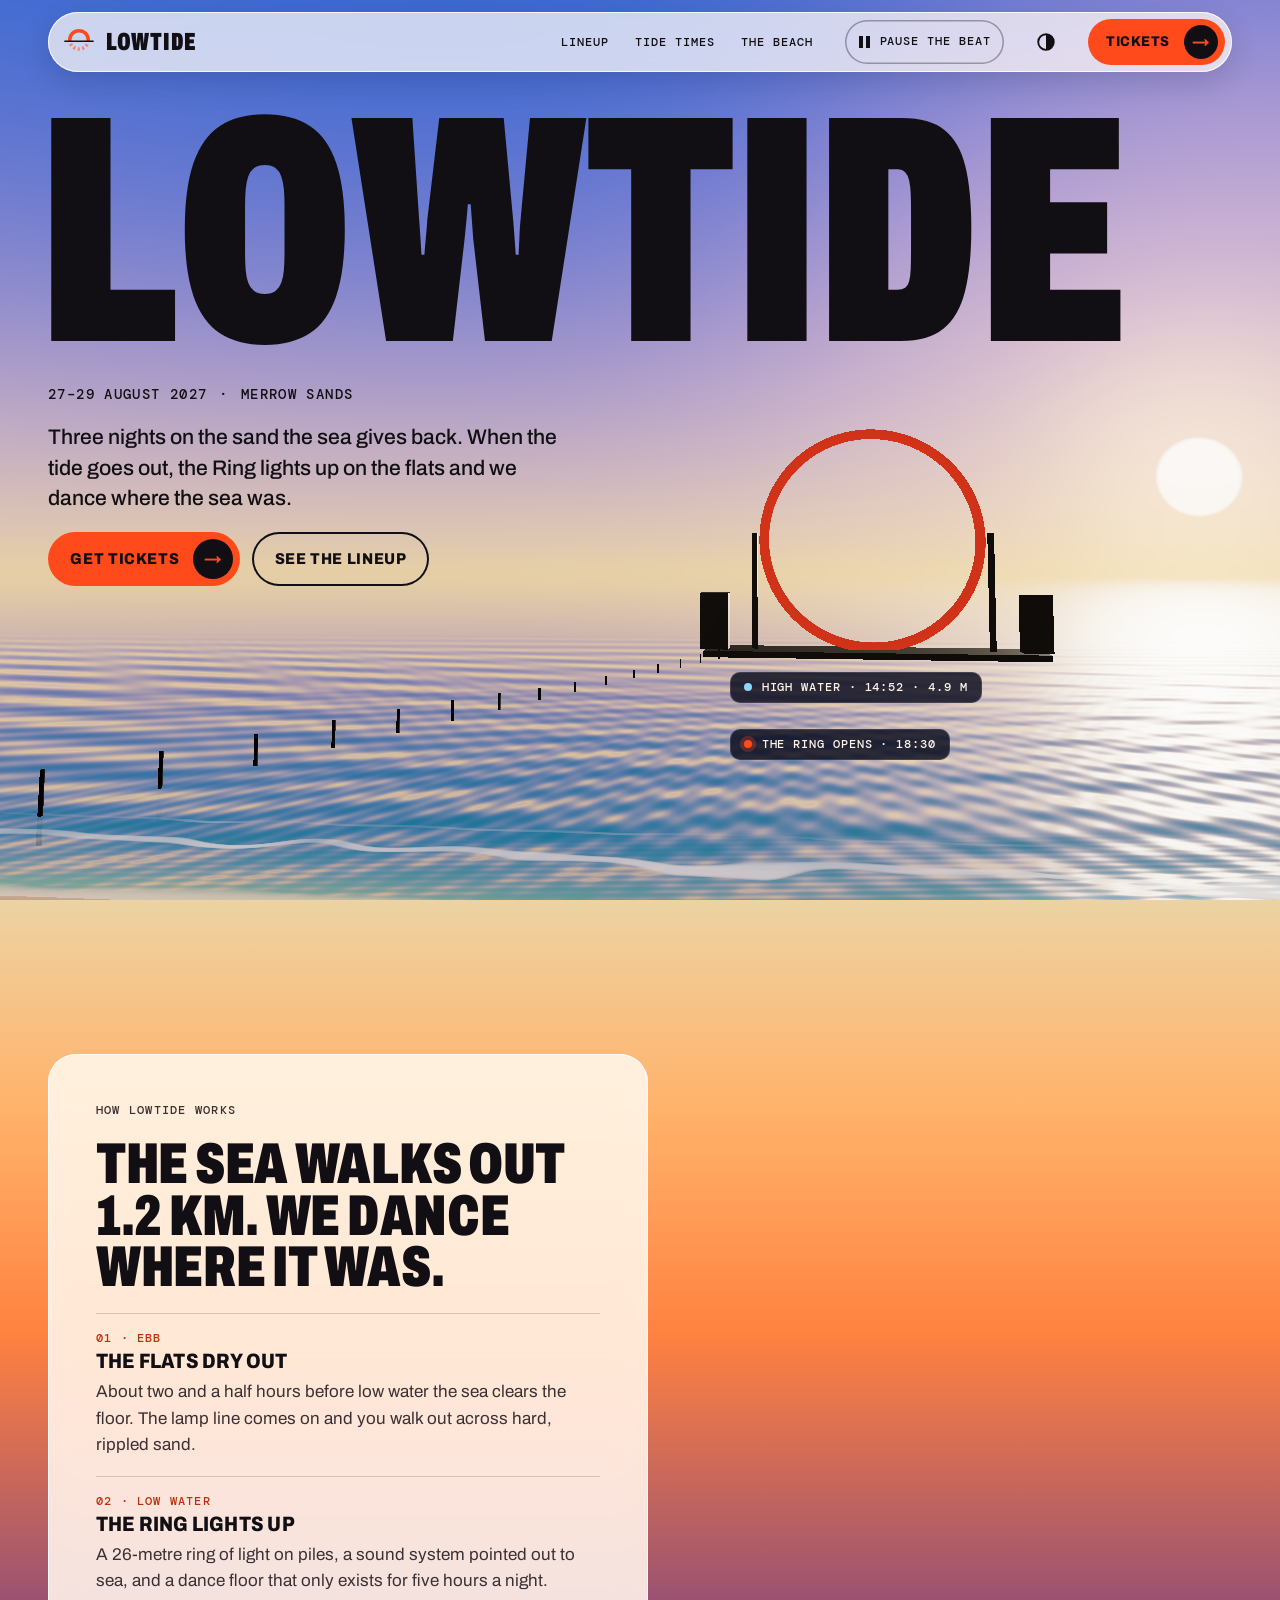
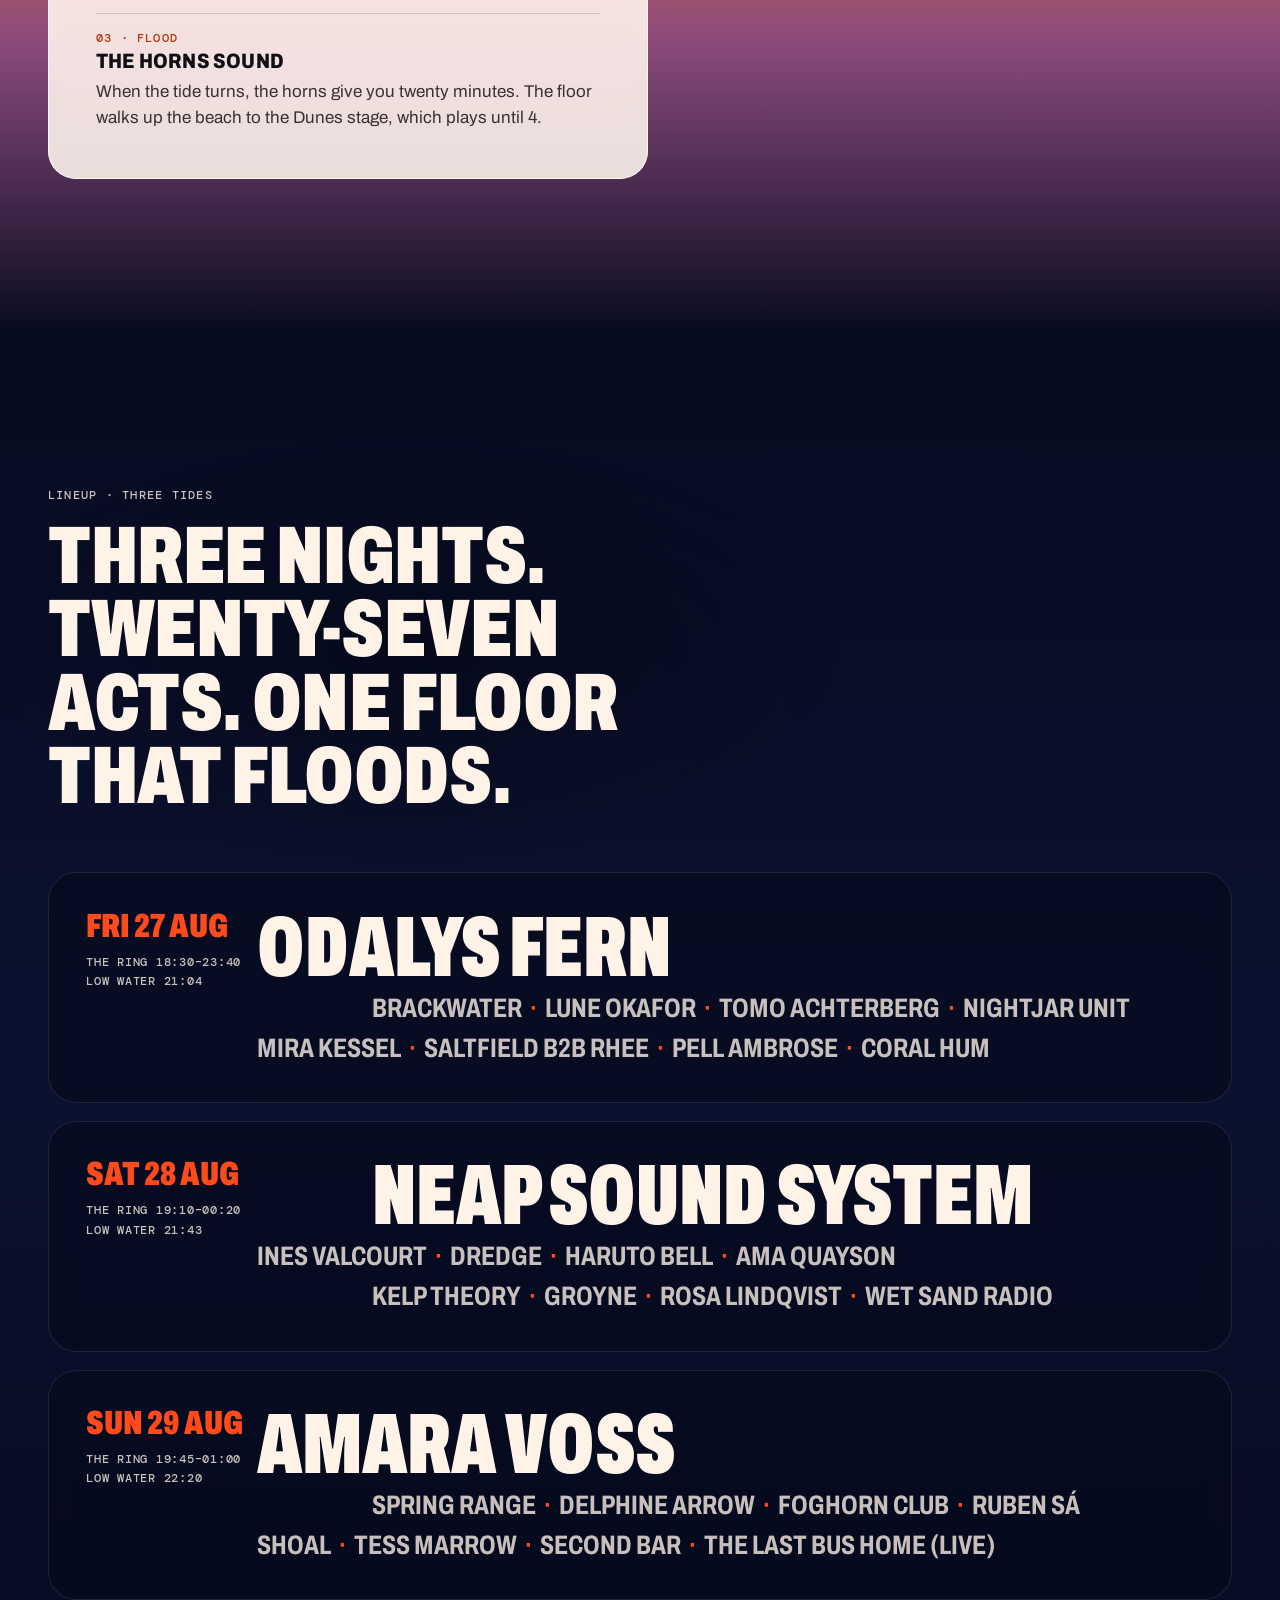
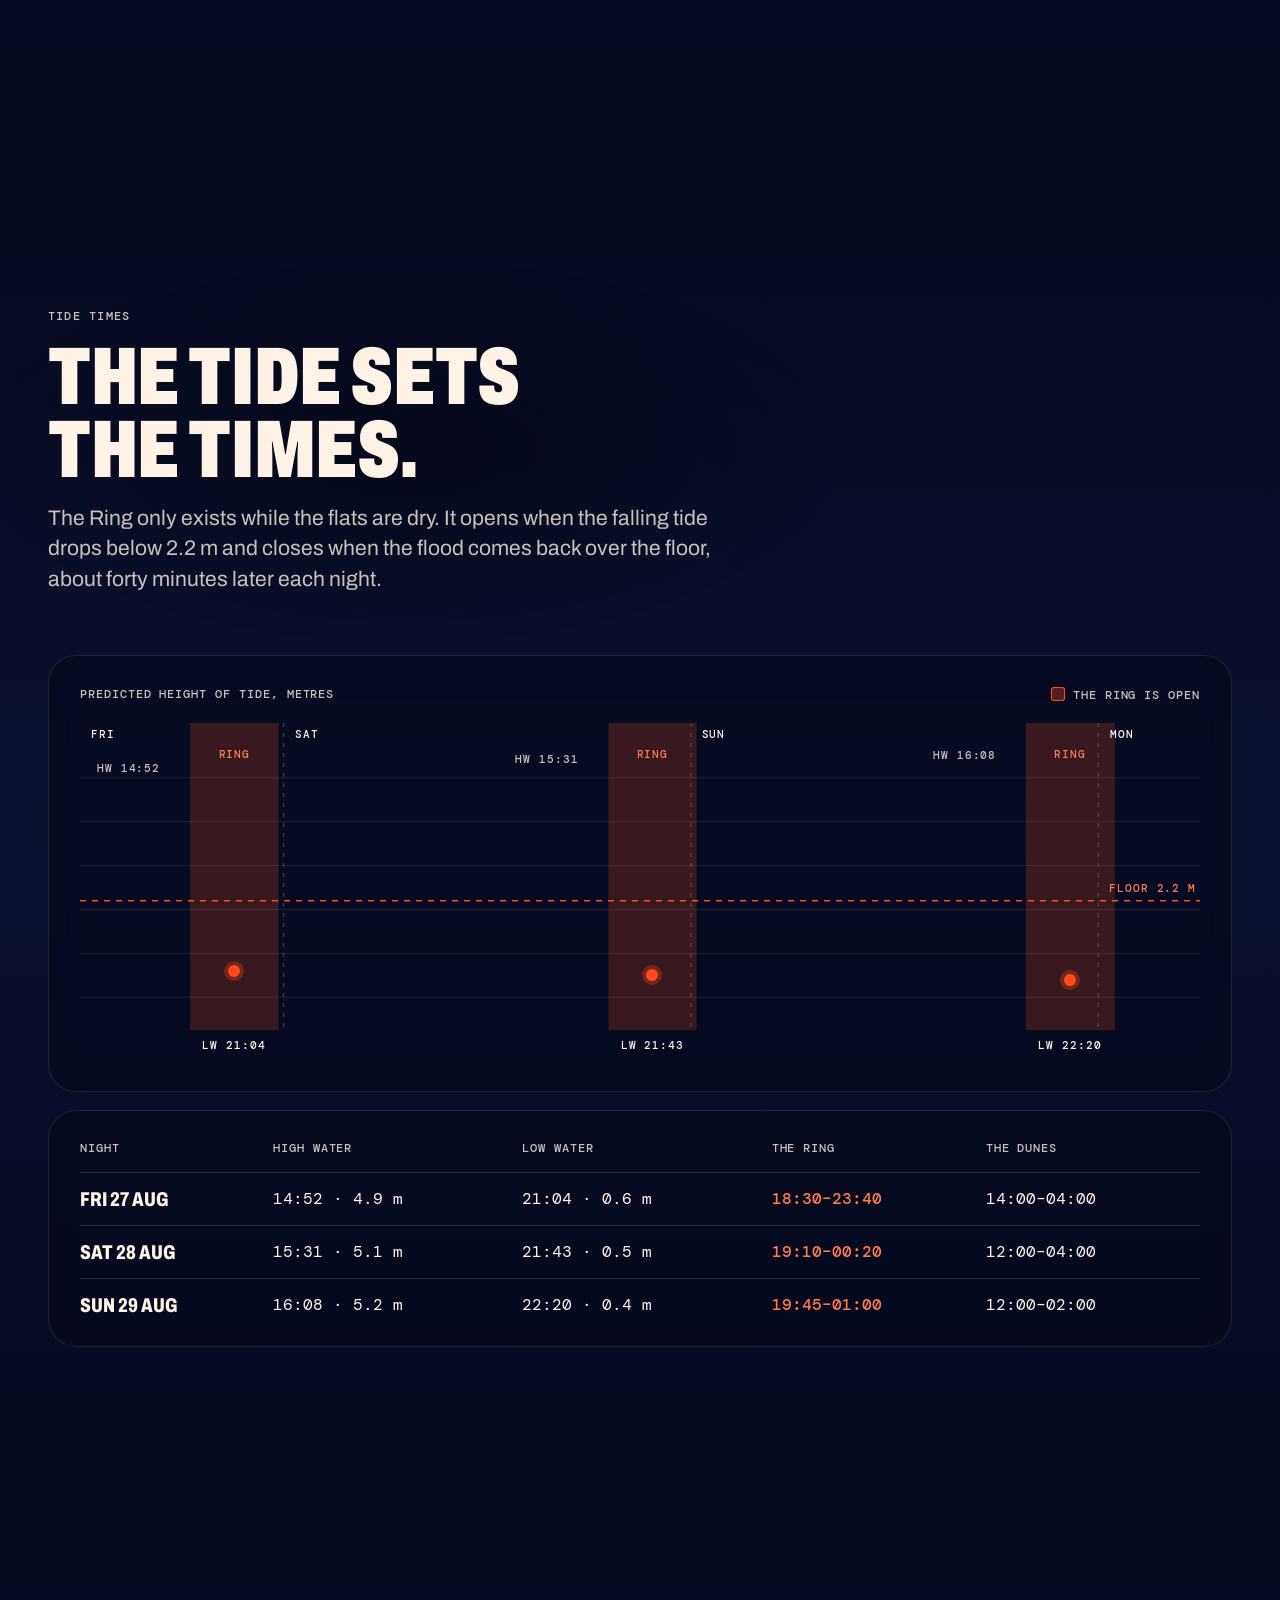
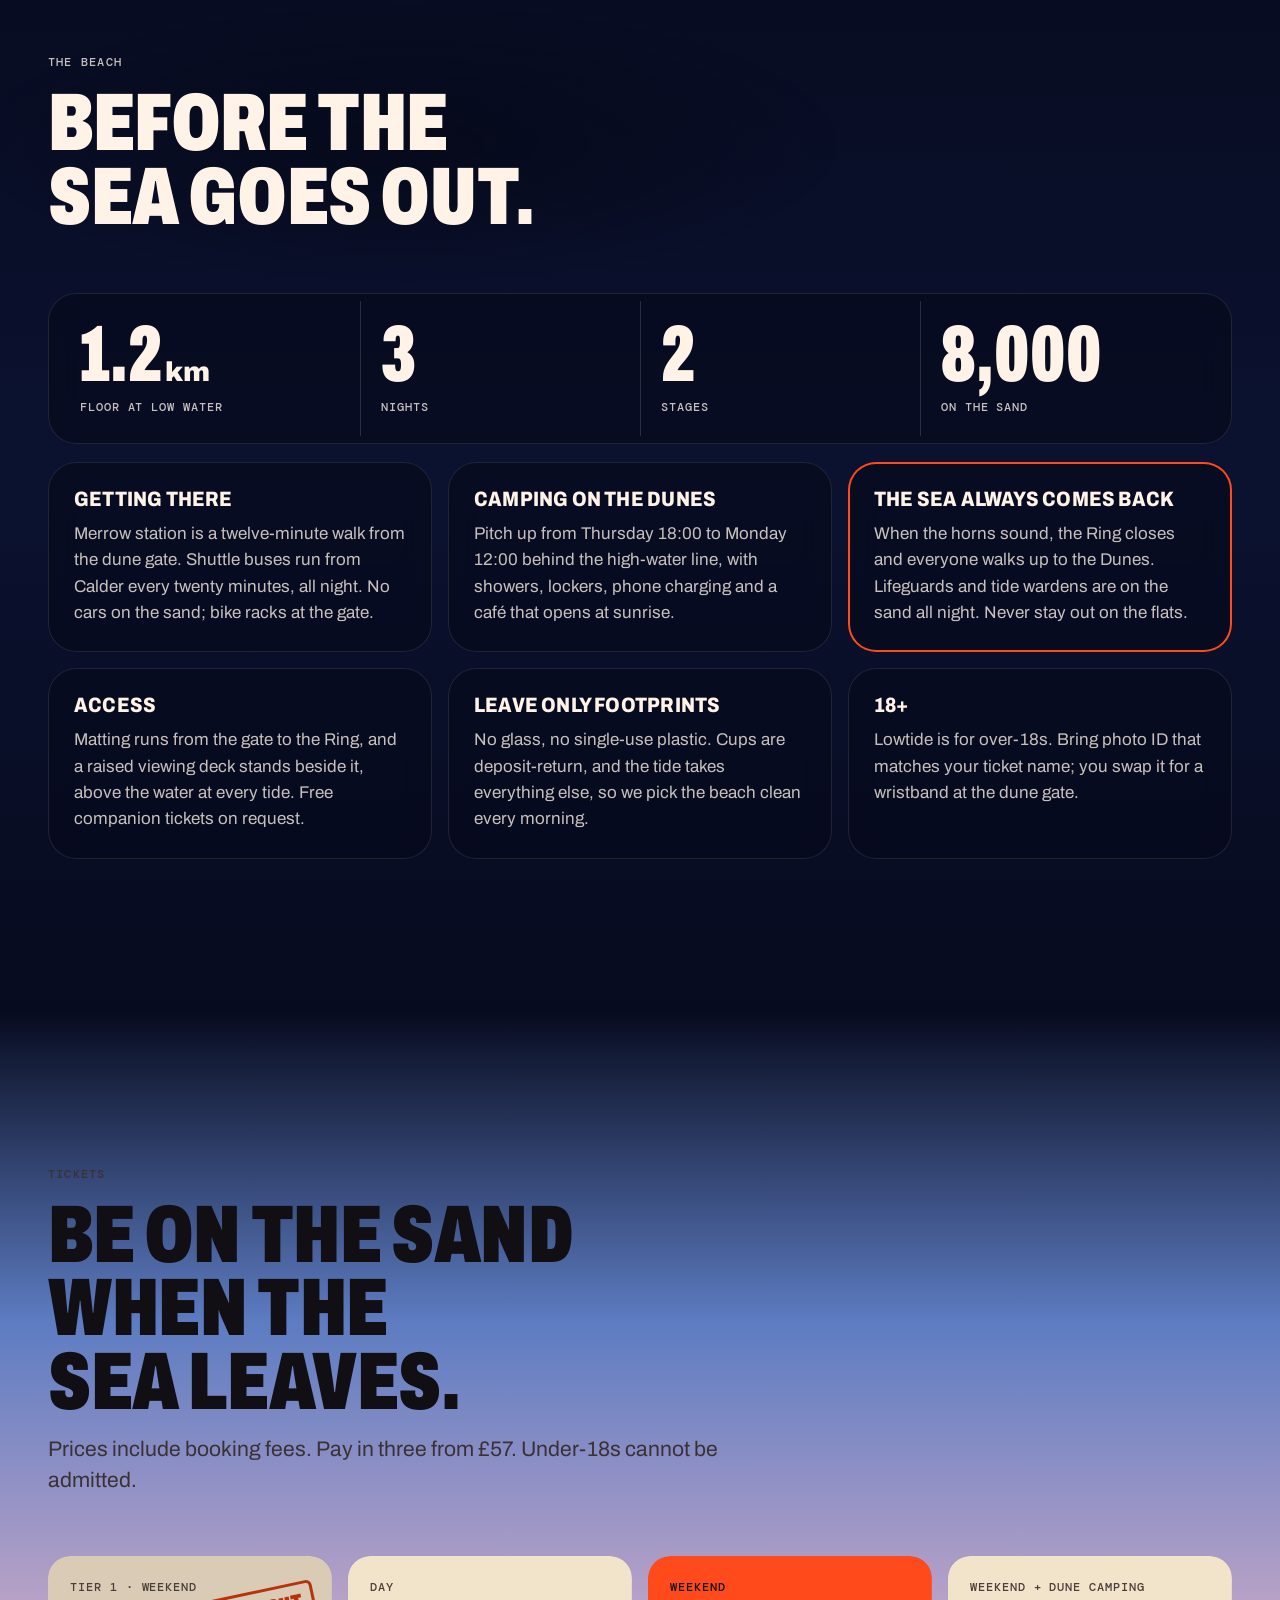
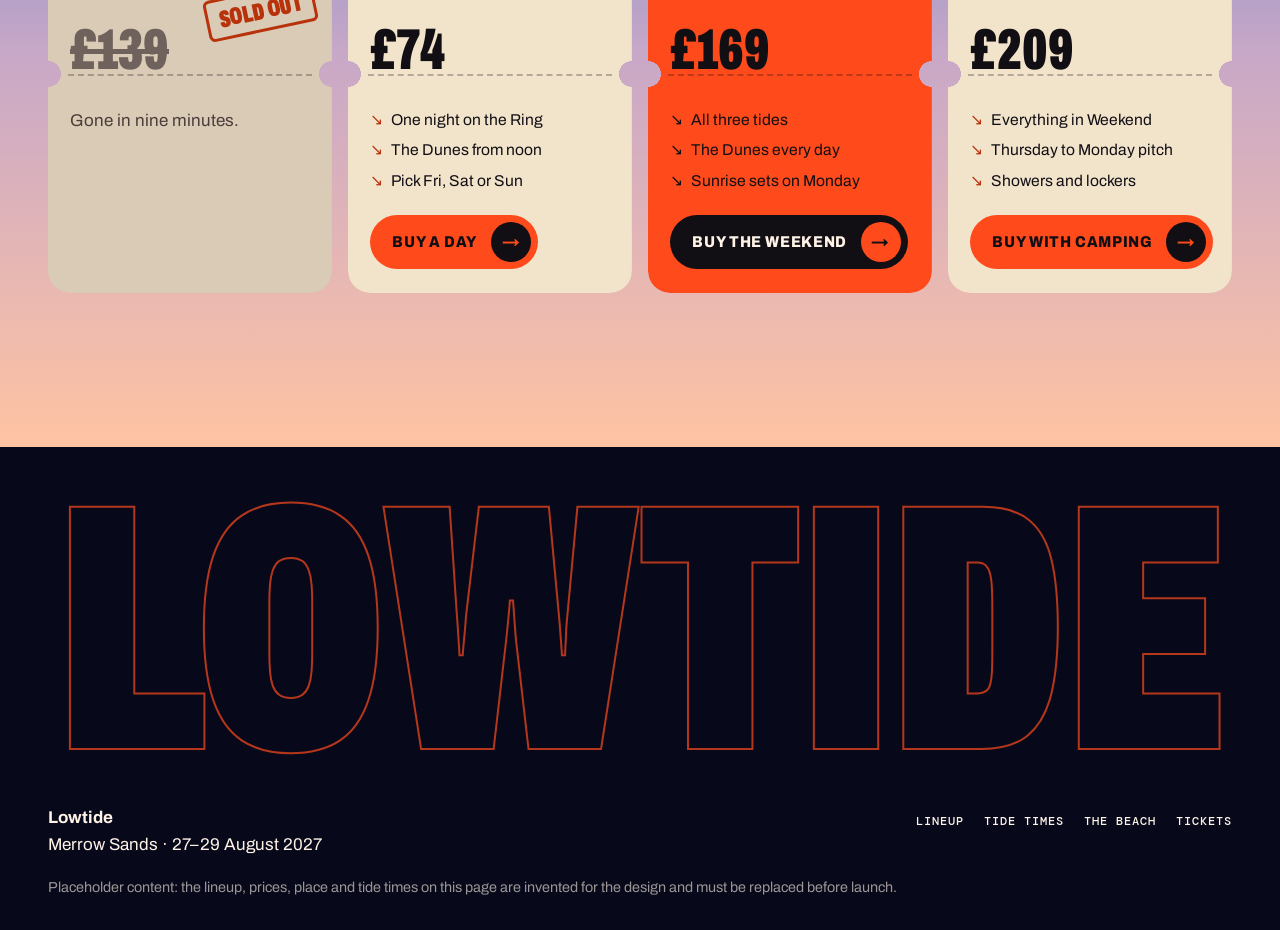
<file: examples/music-festival/index.html>
<!doctype html>
<html lang="en">
<head>
<meta charset="utf-8">
<meta name="viewport" content="width=device-width, initial-scale=1, viewport-fit=cover">
<title>Lowtide · 27–29 August 2027 · Merrow Sands</title>
<meta name="description" content="Lowtide is a three-day electronic music festival on the tidal flats of Merrow Sands. When the sea goes out, the Ring lights up and we dance where the sea was.">
<meta name="theme-color" content="#2c66c9">
<link rel="icon" type="image/svg+xml" href="data:image/svg+xml,%3Csvg xmlns='http://www.w3.org/2000/svg' viewBox='0 0 48 48'%3E%3Crect width='48' height='48' rx='12' fill='%2307091a'/%3E%3Cpath d='M11 27a13 13 0 1 1 26 0' fill='none' stroke='%23ff4a1c' stroke-width='5'/%3E%3Cpath d='M8 31h32M13 36h22' stroke='%23ff4a1c' stroke-width='2.5' opacity='.6'/%3E%3C/svg%3E">
<link rel="preconnect" href="https://fonts.googleapis.com">
<link rel="preconnect" href="https://fonts.gstatic.com" crossorigin>
<link rel="stylesheet" href="https://fonts.googleapis.com/css2?family=Archivo:wdth,wght@62..125,100..900&family=DM+Mono:wght@400;500&display=swap">
<link rel="stylesheet" href="styles.css">
<!-- Boot: theme from storage before paint, and the .js class. -->
<script>try{var t=localStorage.getItem('site-theme');if(t==='dark'||t==='light')document.documentElement.dataset.theme=t}catch(e){}document.documentElement.classList.add('js')</script>
<script src="site.js" defer></script>
<!-- The signature: a 3D bay built in code (MOTION.md). Three.js r170 is vendored. -->
<script type="importmap">{"imports": {"three": "./vendor/three.module.min.js"}}</script>
<script type="module" src="bay.js"></script>
</head>
<body>
<a class="skip" href="#lineup">Skip to the lineup</a>
<header class="site-header">
  <div class="wrap">
    <div class="bar">
      <a class="brand" href="#top" aria-label="Lowtide, back to the top">
        <!-- The Ring, half in the water: the waterline follows the tide on the page (--tide). -->
        <svg class="mark" viewBox="0 0 48 48" aria-hidden="true">
          <defs>
            <clipPath id="mark-air"><rect class="mark-tide" x="-4" y="-30" width="56" height="53"/></clipPath>
            <clipPath id="mark-sea"><rect class="mark-tide" x="-4" y="23" width="56" height="40"/></clipPath>
          </defs>
          <circle cx="24" cy="21" r="13" class="mark-ring" clip-path="url(#mark-air)"/>
          <g clip-path="url(#mark-sea)">
            <circle cx="24" cy="21" r="13" class="mark-echo"/>
          </g>
          <rect class="mark-tide mark-line" x="3" y="22" width="42" height="2" rx="1"/>
        </svg>
        <span class="brand-name">Lowtide</span>
      </a>
      <nav class="nav" aria-label="Sections">
        <a href="#lineup">Lineup</a>
        <a href="#tides">Tide times</a>
        <a href="#beach">The beach</a>
      </nav>
      <button class="beat-toggle" type="button" data-beat-toggle aria-pressed="false">
        <span class="beat-icon" aria-hidden="true"></span><span class="beat-label">Pause the beat</span>
      </button>
      <button class="theme-toggle" type="button" data-theme-toggle aria-label="Switch theme">
        <svg viewBox="0 0 24 24" width="22" height="22" aria-hidden="true"><circle cx="12" cy="12" r="8.5" fill="none" stroke="currentColor" stroke-width="2"/><path d="M12 3.5a8.5 8.5 0 0 1 0 17z" fill="currentColor"/></svg>
      </button>
      <a class="button button-small" href="#tickets">Tickets<span class="knob-dot" aria-hidden="true">→</span></a>
    </div>
  </div>
</header>

<main id="top">
  <!-- High water. The scene: the camera on the dunes, the sea high around the Ring's piles. -->
  <section class="hero sky-hero" data-stop="hero" data-tide="1">
    <svg class="standin standin-hero" viewBox="0 0 1440 900" preserveAspectRatio="xMidYMax slice" aria-hidden="true">
      <defs>
        <linearGradient id="hero-sea" x1="0" y1="0" x2="0" y2="1">
          <stop offset="0" class="stop-sea-far"/>
          <stop offset="1" class="stop-sea-near"/>
        </linearGradient>
      </defs>
      <rect class="sb-sea" x="0" y="566" width="1440" height="334" fill="url(#hero-sea)"/>
      <g class="sb-bay">
      <circle class="sb-sun" cx="1180" cy="400" r="30"/>
      <g class="sb-glitter">
        <path d="M1150 590h60M1120 615h110M1160 642h70M1090 672h150M1140 708h120M1060 748h190M1120 792h150"/>
      </g>
      <g class="sb-ring-echo"><ellipse cx="980" cy="700" rx="104" ry="40"/></g>
      <g class="sb-piles"><path d="M846 652v30M906 652v30M980 652v30M1054 652v30M1114 652v30"/></g>
      <rect class="sb-deck" x="826" y="640" width="308" height="12" rx="2"/>
      <rect class="sb-mast" x="868" y="526" width="6" height="116"/>
      <rect class="sb-mast" x="1086" y="526" width="6" height="116"/>
      <circle class="sb-ring" cx="980" cy="532" r="104"/>
      </g>
      <path class="sb-sand" d="M0 818C260 796 520 808 760 800S1220 778 1440 786V900H0Z"/>
      <path class="sb-swash" d="M0 818C260 796 520 808 760 800S1220 778 1440 786"/>
    </svg>
    <div class="wrap hero-wrap">
      <h1 class="wordmark"><span class="sr">Lowtide</span><span class="letters" aria-hidden="true"><span style="--i:0">L</span><span style="--i:1">O</span><span style="--i:2">W</span><span style="--i:3">T</span><span style="--i:4">I</span><span style="--i:5">D</span><span style="--i:6">E</span></span></h1>
      <div class="hero-row">
        <div class="hero-copy">
          <p class="eyebrow date"><span>27–29 August 2027</span><span>Merrow Sands</span></p>
          <p class="lead">Three nights on the sand the sea gives back. When the tide goes out, the Ring lights up on the flats and we dance where the sea was.</p>
          <div class="actions">
            <a class="button" href="#tickets">Get tickets<span class="knob-dot" aria-hidden="true">→</span></a>
            <a class="button button-ghost" href="#lineup">See the lineup</a>
          </div>
        </div>
        <ul class="tags" aria-label="Friday's tide">
          <li class="tag tag-hw"><span class="tag-dot" aria-hidden="true"></span>High water · 14:52 · 4.9 m</li>
          <li class="tag tag-open"><span class="tag-dot on" aria-hidden="true"></span>The Ring opens · 18:30</li>
        </ul>
      </div>
    </div>
  </section>

  <!-- The ebb. The scene: the tide drops, the flats come up wet; the setting sun sits in the Ring. -->
  <section id="ebb" class="section sky-ebb" data-stop="ebb" data-tide="0.55">
    <div class="wrap">
      <div class="panel ebb-panel">
        <p class="eyebrow">How Lowtide works</p>
        <h2>The sea walks out 1.2&nbsp;km. We dance where it was.</h2>
        <ol class="steps">
          <li>
            <p class="step-n">01 · Ebb</p>
            <h3>The flats dry out</h3>
            <p>About two and a half hours before low water the sea clears the floor. The lamp line comes on and you walk out across hard, rippled sand.</p>
          </li>
          <li>
            <p class="step-n">02 · Low water</p>
            <h3>The Ring lights up</h3>
            <p>A 26-metre ring of light on piles, a sound system pointed out to sea, and a dance floor that only exists for five hours a night.</p>
          </li>
          <li>
            <p class="step-n">03 · Flood</p>
            <h3>The horns sound</h3>
            <p>When the tide turns, the horns give you twenty minutes. The floor walks up the beach to the Dunes stage, which plays until 4.</p>
          </li>
        </ol>
      </div>
    </div>
  </section>

  <!-- Lineup. The scene: crowd height, behind the crowd, the beams on and the kick pulsing. -->
  <section id="lineup" class="section on-night sky-night" data-stop="lineup" data-tide="0.1">
    <svg class="standin standin-night" viewBox="0 0 1440 900" preserveAspectRatio="xMidYMid slice" aria-hidden="true">
      <defs>
        <linearGradient id="beam" x1="0" y1="1" x2="0" y2="0">
          <stop offset="0" stop-color="#ff6a3d" stop-opacity=".55"/>
          <stop offset="1" stop-color="#ff6a3d" stop-opacity="0"/>
        </linearGradient>
      </defs>
      <path class="sb-beam" d="M1030 640L760 0H900ZM1042 640L990 0H1100ZM1070 640L1220 0H1350ZM1058 640L1440 80V0H1420Z"/>
      <circle class="sb-ring-glow" cx="1050" cy="470" r="170"/>
      <circle class="sb-ring" cx="1050" cy="470" r="170"/>
      <rect class="sb-deck" x="800" y="640" width="500" height="14" rx="2"/>
      <path class="sb-crowd" d="M0 900V760c40-14 60 8 90-6s50 10 80-4 60 8 90-6 40 10 80-6 70 12 100-4 50 8 90-4 60 10 90-6 40 8 80-6 70 12 100-2 60 8 90-6 50 10 80-6 60 8 90-4 60 10 100-4 40 6 80-6 60 10 90-2V900Z"/>
    </svg>
    <div class="wrap">
      <div class="section-head narrow-head">
        <p class="eyebrow">Lineup · three tides</p>
        <h2 class="display">Three nights. Twenty-seven acts. One floor that floods.</h2>
      </div>
      <div class="days">
        <article class="day panel" data-progress>
          <header class="day-head">
            <p class="day-date">Fri 27 Aug</p>
            <p class="day-meta">The Ring 18:30–23:40<br>Low water 21:04</p>
          </header>
          <div class="day-bill">
            <p class="headliner sway" style="--dir:1">Odalys Fern</p>
            <p class="names sway" style="--dir:-1">Brackwater <i>·</i> Lune Okafor <i>·</i> Tomo Achterberg <i>·</i> Nightjar Unit</p>
            <p class="names sway" style="--dir:1">Mira Kessel <i>·</i> Saltfield b2b Rhee <i>·</i> Pell Ambrose <i>·</i> Coral Hum</p>
          </div>
        </article>
        <article class="day panel" data-progress>
          <header class="day-head">
            <p class="day-date">Sat 28 Aug</p>
            <p class="day-meta">The Ring 19:10–00:20<br>Low water 21:43</p>
          </header>
          <div class="day-bill">
            <p class="headliner sway" style="--dir:-1">Neap Sound System</p>
            <p class="names sway" style="--dir:1">Ines Valcourt <i>·</i> Dredge <i>·</i> Haruto Bell <i>·</i> Ama Quayson</p>
            <p class="names sway" style="--dir:-1">Kelp Theory <i>·</i> Groyne <i>·</i> Rosa Lindqvist <i>·</i> Wet Sand Radio</p>
          </div>
        </article>
        <article class="day panel" data-progress>
          <header class="day-head">
            <p class="day-date">Sun 29 Aug</p>
            <p class="day-meta">The Ring 19:45–01:00<br>Low water 22:20</p>
          </header>
          <div class="day-bill">
            <p class="headliner sway" style="--dir:1">Amara Voss</p>
            <p class="names sway" style="--dir:-1">Spring Range <i>·</i> Delphine Arrow <i>·</i> Foghorn Club <i>·</i> Ruben Sá</p>
            <p class="names sway" style="--dir:1">Shoal <i>·</i> Tess Marrow <i>·</i> Second Bar <i>·</i> The Last Bus Home (live)</p>
          </div>
        </article>
      </div>
    </div>
  </section>

  <!-- Tide times. The scene: a wide, high view of the dry flats, the Ring, the crowd and the lamp line. -->
  <section id="tides" class="section on-night sky-night" data-stop="tides" data-tide="0">
    <div class="wrap">
      <div class="section-head narrow-head">
        <p class="eyebrow">Tide times</p>
        <h2 class="display">The tide sets the times.</h2>
        <p class="lead">The Ring only exists while the flats are dry. It opens when the falling tide drops below 2.2&nbsp;m and closes when the flood comes back over the floor, about forty minutes later each night.</p>
      </div>
      <figure class="panel chart" data-progress>
        <figcaption class="chart-cap">
          <span>Predicted height of tide, metres</span>
          <span class="chart-key"><i aria-hidden="true"></i>The Ring is open</span>
        </figcaption>
        <div class="chart-scroll" role="group" aria-label="Tide chart, Friday to Monday">
        <div class="chart-plot">
          <svg viewBox="0 0 1000 280" preserveAspectRatio="none" aria-hidden="true">
            <g class="chart-grid">
              <path d="M0 50H1000M0 90H1000M0 130H1000M0 170H1000M0 210H1000M0 250H1000"/>
            </g>
            <g class="chart-nights">
              <path d="M181.8 0V280M545.5 0V280M909.1 0V280"/>
            </g>
            <g class="chart-open">
              <rect x="98.2" y="0" width="79.1" height="280"/>
              <rect x="471.8" y="0" width="78.7" height="280"/>
              <rect x="844.4" y="0" width="79.5" height="280"/>
            </g>
            <path class="chart-floor" d="M0 162H1000"/>
            <path class="chart-curve" pathLength="1" d="M0.0 128.1 L3.8 117.6 L7.6 107.5 L11.4 97.9 L15.2 88.9 L18.9 80.6 L22.7 73.3 L26.5 67.1 L30.3 62.0 L34.1 58.1 L37.9 55.4 L41.7 54.1 L45.5 54.2 L49.2 55.6 L53.0 58.4 L56.8 62.5 L60.6 67.8 L64.4 74.3 L68.2 81.8 L72.0 90.3 L75.8 99.5 L79.5 109.5 L83.3 119.9 L87.1 130.6 L90.9 141.5 L94.7 152.3 L98.5 163.0 L102.3 173.2 L106.1 183.0 L109.8 192.1 L113.6 200.3 L117.4 207.6 L121.2 213.7 L125.0 218.7 L128.8 222.5 L132.6 224.9 L136.4 226.0 L140.2 225.6 L143.9 224.0 L147.7 221.0 L151.5 216.8 L155.3 211.3 L159.1 204.8 L162.9 197.3 L166.7 188.8 L170.5 179.6 L174.2 169.8 L178.0 159.6 L181.8 149.1 L185.6 138.5 L189.4 127.9 L193.2 117.5 L197.0 107.6 L200.8 98.2 L204.5 89.5 L208.3 81.6 L212.1 74.7 L215.9 68.9 L219.7 64.3 L223.5 60.9 L227.3 58.8 L231.1 58.0 L234.8 58.6 L238.6 60.6 L242.4 64.0 L246.2 68.6 L250.0 74.5 L253.8 81.5 L257.6 89.5 L261.4 98.3 L265.2 107.9 L268.9 118.1 L272.7 128.7 L276.5 139.5 L280.3 150.3 L284.1 161.0 L287.9 171.4 L291.7 181.3 L295.5 190.5 L299.2 198.9 L303.0 206.4 L306.8 212.8 L310.6 218.0 L314.4 222.0 L318.2 224.6 L322.0 225.9 L325.8 225.7 L329.5 224.1 L333.3 221.1 L337.1 216.7 L340.9 211.0 L344.7 204.1 L348.5 196.0 L352.3 187.0 L356.1 177.2 L359.8 166.7 L363.6 155.7 L367.4 144.4 L371.2 132.9 L375.0 121.5 L378.8 110.4 L382.6 99.6 L386.4 89.5 L390.2 80.1 L393.9 71.6 L397.7 64.1 L401.5 57.8 L405.3 52.8 L409.1 49.1 L412.9 46.8 L416.7 46.0 L420.5 46.6 L424.2 48.7 L428.0 52.3 L431.8 57.2 L435.6 63.4 L439.4 70.8 L443.2 79.3 L447.0 88.7 L450.8 98.9 L454.5 109.7 L458.3 121.0 L462.1 132.6 L465.9 144.2 L469.7 155.8 L473.5 167.0 L477.3 177.8 L481.1 188.0 L484.8 197.3 L488.6 205.7 L492.4 213.1 L496.2 219.2 L500.0 224.0 L503.8 227.4 L507.6 229.4 L511.4 230.0 L515.2 229.1 L518.9 226.7 L522.7 223.0 L526.5 217.9 L530.3 211.6 L534.1 204.2 L537.9 195.7 L541.7 186.3 L545.5 176.2 L549.2 165.5 L553.0 154.4 L556.8 143.0 L560.6 131.7 L564.4 120.4 L568.2 109.5 L572.0 99.0 L575.8 89.2 L579.5 80.2 L583.3 72.2 L587.1 65.3 L590.9 59.5 L594.7 55.1 L598.5 52.0 L602.3 50.3 L606.1 50.1 L609.8 51.3 L613.6 54.1 L617.4 58.3 L621.2 63.9 L625.0 70.7 L628.8 78.7 L632.6 87.8 L636.4 97.7 L640.2 108.4 L643.9 119.5 L647.7 131.1 L651.5 142.7 L655.3 154.3 L659.1 165.7 L662.9 176.7 L666.7 187.0 L670.5 196.5 L674.2 205.1 L678.0 212.6 L681.8 218.9 L685.6 223.8 L689.4 227.4 L693.2 229.4 L697.0 230.0 L700.8 229.0 L704.5 226.6 L708.3 222.6 L712.1 217.3 L715.9 210.6 L719.7 202.7 L723.5 193.8 L727.3 183.9 L731.1 173.3 L734.8 162.0 L738.6 150.3 L742.4 138.4 L746.2 126.4 L750.0 114.6 L753.8 103.2 L757.6 92.3 L761.4 82.0 L765.2 72.7 L768.9 64.4 L772.7 57.2 L776.5 51.4 L780.3 46.9 L784.1 43.8 L787.9 42.2 L791.7 42.2 L795.5 43.7 L799.2 46.6 L803.0 51.1 L806.8 57.0 L810.6 64.1 L814.4 72.4 L818.2 81.8 L822.0 92.1 L825.8 103.1 L829.5 114.7 L833.3 126.7 L837.1 138.8 L840.9 150.9 L844.7 162.8 L848.5 174.4 L852.3 185.3 L856.1 195.5 L859.8 204.7 L863.6 212.9 L867.4 219.9 L871.2 225.6 L875.0 229.8 L878.8 232.6 L882.6 233.9 L886.4 233.7 L890.2 231.9 L893.9 228.7 L897.7 224.0 L901.5 218.0 L905.3 210.8 L909.1 202.4 L912.9 193.0 L916.7 182.8 L920.5 171.9 L924.2 160.5 L928.0 148.7 L931.8 136.8 L935.6 125.0 L939.4 113.4 L943.2 102.2 L947.0 91.6 L950.8 81.8 L954.5 73.0 L958.3 65.2 L962.1 58.6 L965.9 53.3 L969.7 49.4 L973.5 47.0 L977.3 46.0 L981.1 46.6 L984.8 48.6 L988.6 52.0 L992.4 56.8 L996.2 62.9 L1000.0 70.2"/>
          </svg>
          <span class="cl cl-day" style="left:1%">Fri</span>
          <span class="cl cl-day" style="left:19.2%">Sat</span>
          <span class="cl cl-day" style="left:55.5%">Sun</span>
          <span class="cl cl-day" style="left:92%">Mon</span>
          <span class="cl cl-open" style="left:13.78%">Ring</span>
          <span class="cl cl-open" style="left:51.1%">Ring</span>
          <span class="cl cl-open" style="left:88.4%">Ring</span>
          <span class="cl cl-floor">Floor 2.2 m</span>
          <span class="cl cl-hw" style="left:4.34%;top:19.3%">HW 14:52</span>
          <span class="cl cl-hw" style="left:41.69%;top:16.4%">HW 15:31</span>
          <span class="cl cl-hw" style="left:78.99%;top:15%">HW 16:08</span>
          <span class="cl-dot" style="left:13.74%;top:80.7%"></span>
          <span class="cl-dot" style="left:51.09%;top:82.1%"></span>
          <span class="cl-dot" style="left:88.38%;top:83.6%"></span>
          <span class="cl cl-lw" style="left:13.74%">LW 21:04</span>
          <span class="cl cl-lw" style="left:51.09%">LW 21:43</span>
          <span class="cl cl-lw" style="left:88.38%">LW 22:20</span>
        </div>
        </div>
      </figure>
      <div class="panel table-panel">
        <table class="tide-table">
          <caption class="sr">Tide times and stage hours for each night</caption>
          <thead>
            <tr><th scope="col">Night</th><th scope="col">High water</th><th scope="col">Low water</th><th scope="col">The Ring</th><th scope="col">The Dunes</th></tr>
          </thead>
          <tbody>
            <tr><th scope="row">Fri 27 Aug</th><td data-label="High water">14:52 · 4.9 m</td><td data-label="Low water">21:04 · 0.6 m</td><td data-label="The Ring" class="ring-hours">18:30–23:40</td><td data-label="The Dunes">14:00–04:00</td></tr>
            <tr><th scope="row">Sat 28 Aug</th><td data-label="High water">15:31 · 5.1 m</td><td data-label="Low water">21:43 · 0.5 m</td><td data-label="The Ring" class="ring-hours">19:10–00:20</td><td data-label="The Dunes">12:00–04:00</td></tr>
            <tr><th scope="row">Sun 29 Aug</th><td data-label="High water">16:08 · 5.2 m</td><td data-label="Low water">22:20 · 0.4 m</td><td data-label="The Ring" class="ring-hours">19:45–01:00</td><td data-label="The Dunes">12:00–02:00</td></tr>
          </tbody>
        </table>
      </div>
    </div>
  </section>

  <!-- The beach. The scene: the camera climbs over the dunes and looks back at the Ring. -->
  <section id="beach" class="section on-night sky-night" data-stop="beach" data-tide="0.05">
    <div class="wrap">
      <div class="section-head narrow-head">
        <p class="eyebrow">The beach</p>
        <h2 class="display">Before the sea goes out.</h2>
      </div>
      <dl class="panel numbers">
        <div><dt>Floor at low water</dt><dd>1.2<small>km</small></dd></div>
        <div><dt>Nights</dt><dd>3</dd></div>
        <div><dt>Stages</dt><dd>2</dd></div>
        <div><dt>On the sand</dt><dd>8,000</dd></div>
      </dl>
      <div class="info-grid">
        <article class="panel info">
          <h3>Getting there</h3>
          <p>Merrow station is a twelve-minute walk from the dune gate. Shuttle buses run from Calder every twenty minutes, all night. No cars on the sand; bike racks at the gate.</p>
        </article>
        <article class="panel info">
          <h3>Camping on the dunes</h3>
          <p>Pitch up from Thursday 18:00 to Monday 12:00 behind the high-water line, with showers, lockers, phone charging and a café that opens at sunrise.</p>
        </article>
        <article class="panel info info-warn">
          <h3>The sea always comes back</h3>
          <p>When the horns sound, the Ring closes and everyone walks up to the Dunes. Lifeguards and tide wardens are on the sand all night. Never stay out on the flats.</p>
        </article>
        <article class="panel info">
          <h3>Access</h3>
          <p>Matting runs from the gate to the Ring, and a raised viewing deck stands beside it, above the water at every tide. Free companion tickets on request.</p>
        </article>
        <article class="panel info">
          <h3>Leave only footprints</h3>
          <p>No glass, no single-use plastic. Cups are deposit-return, and the tide takes everything else, so we pick the beach clean every morning.</p>
        </article>
        <article class="panel info">
          <h3>18+</h3>
          <p>Lowtide is for over-18s. Bring photo ID that matches your ticket name; you swap it for a wristband at the dune gate.</p>
        </article>
      </div>
    </div>
  </section>

  <!-- Tickets. The scene: the flood comes back and the Ring stands in the water at dawn. -->
  <section id="tickets" class="section sky-tickets" data-stop="tickets" data-tide="0.8">
    <svg class="standin standin-dawn" viewBox="0 0 1440 900" preserveAspectRatio="xMidYMin slice" aria-hidden="true">
      <rect class="sb-dawn-sea" x="0" y="560" width="1440" height="340"/>
      <g class="sb-ring-echo"><ellipse cx="1130" cy="640" rx="104" ry="36"/></g>
      <rect class="sb-deck" x="990" y="560" width="280" height="10" rx="2"/>
      <circle class="sb-ring" cx="1130" cy="452" r="104"/>
    </svg>
    <div class="wrap">
      <div class="section-head narrow-head">
        <p class="eyebrow">Tickets</p>
        <h2 class="display">Be on the sand when the sea leaves.</h2>
        <p class="lead">Prices include booking fees. Pay in three from £57. Under-18s cannot be admitted.</p>
      </div>
      <div class="tickets">
        <article class="ticket ticket-sold" aria-label="Tier 1 weekend: sold out">
          <p class="tier">Tier 1 · Weekend</p>
          <p class="price"><s>£139</s></p>
          <p class="stamp" aria-hidden="true">Sold out</p>
          <p class="ticket-note">Gone in nine minutes.</p>
        </article>
        <article class="ticket">
          <p class="tier">Day</p>
          <p class="price">£74</p>
          <ul class="perks"><li>One night on the Ring</li><li>The Dunes from noon</li><li>Pick Fri, Sat or Sun</li></ul>
          <a class="button" href="#tickets">Buy a day<span class="knob-dot" aria-hidden="true">→</span></a>
        </article>
        <article class="ticket ticket-main">
          <p class="tier">Weekend</p>
          <p class="price">£169</p>
          <ul class="perks"><li>All three tides</li><li>The Dunes every day</li><li>Sunrise sets on Monday</li></ul>
          <a class="button" href="#tickets">Buy the weekend<span class="knob-dot" aria-hidden="true">→</span></a>
        </article>
        <article class="ticket">
          <p class="tier">Weekend + dune camping</p>
          <p class="price">£209</p>
          <ul class="perks"><li>Everything in Weekend</li><li>Thursday to Monday pitch</li><li>Showers and lockers</li></ul>
          <a class="button" href="#tickets">Buy with camping<span class="knob-dot" aria-hidden="true">→</span></a>
        </article>
      </div>
    </div>
  </section>
</main>

<footer class="site-footer">
  <p class="footer-mark" aria-hidden="true">Lowtide</p>
  <div class="wrap footer-grid">
    <p><strong>Lowtide</strong><br>Merrow Sands · 27–29 August 2027</p>
    <nav class="footer-nav" aria-label="Footer">
      <a href="#lineup">Lineup</a>
      <a href="#tides">Tide times</a>
      <a href="#beach">The beach</a>
      <a href="#tickets">Tickets</a>
    </nav>
    <p class="fine">Placeholder content: the lineup, prices, place and tide times on this page are invented for the design and must be replaced before launch.</p>
  </div>
</footer>

<!-- The 3D bay (bay.js) mounts its canvas here: the last child of <body>, fixed, under the content. -->
<div class="scene-layer" aria-hidden="true"></div>
</body>
</html>
</file>
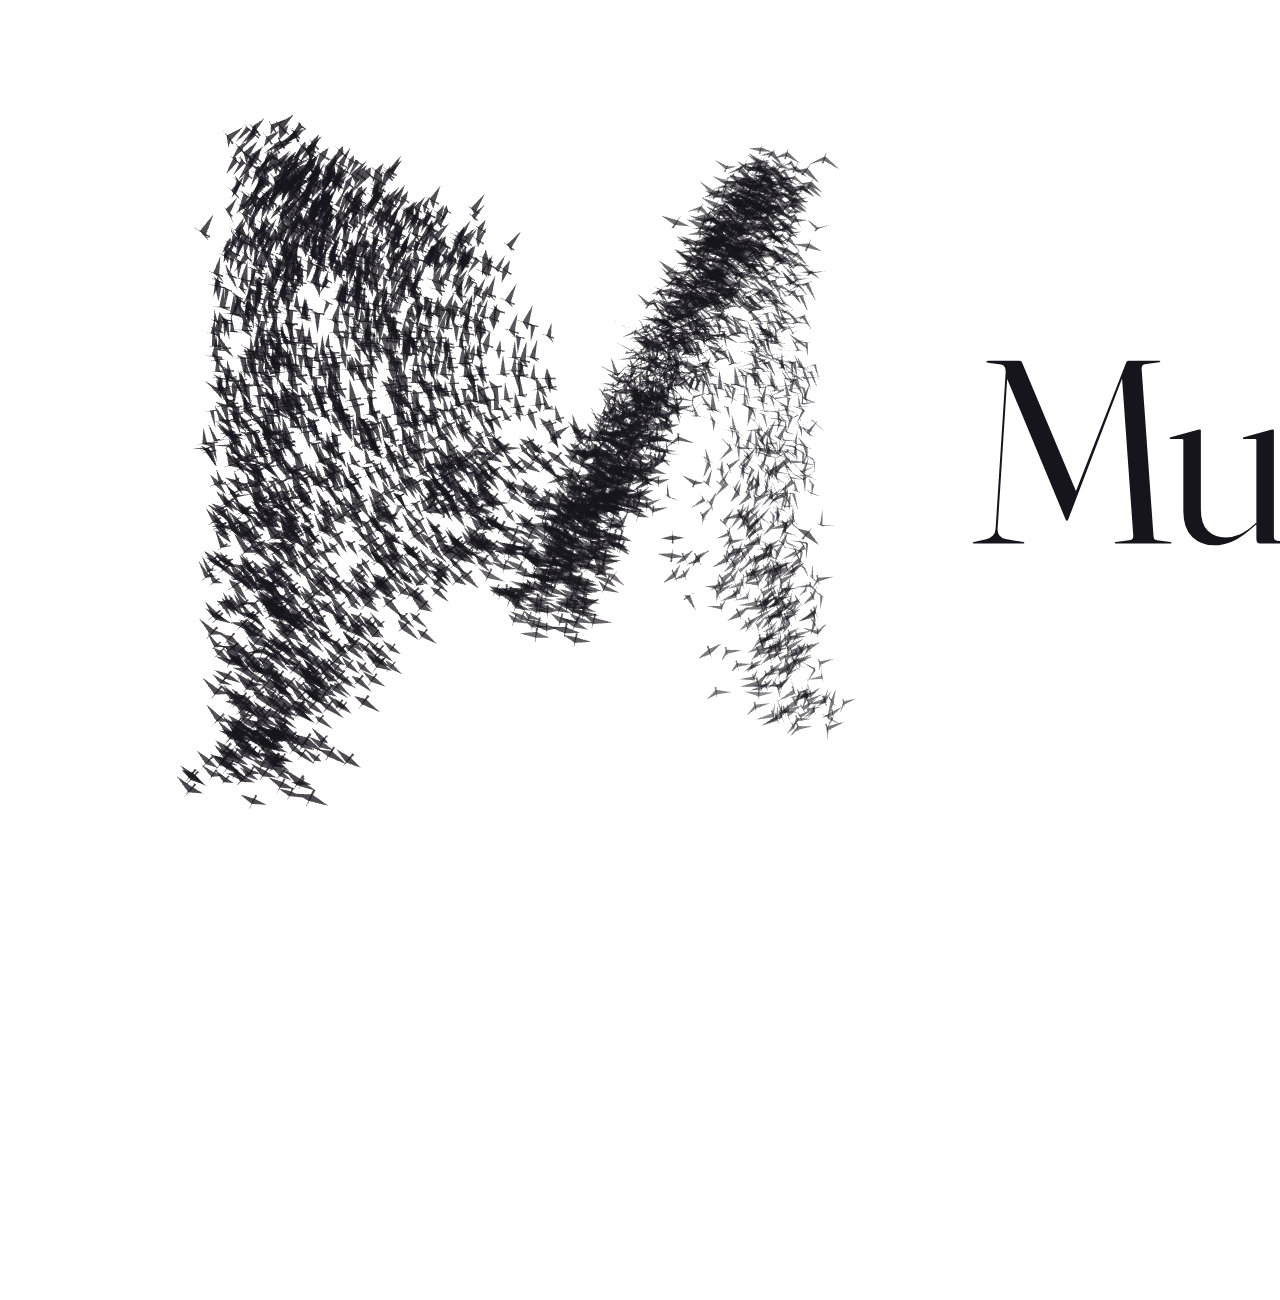
<file: site/logo.html>
<!doctype html>
<html lang="en">
<head>
<meta charset="utf-8">
<meta name="viewport" content="width=device-width, initial-scale=1">
<title>Murmuration logo</title>
<meta name="robots" content="noindex">
<link rel="icon" href="favicon.svg" type="image/svg+xml">
<!-- The animated logo: the flock forms a serif M that turns in 3D, a falcon cuts through it every
     eight seconds and the birds close again. Recorded with tools/record.mjs (ALPHA=1) and set on the site's
     sunset for the README (docs/logo.webp); logo.html#dark draws it in light ink for dark backgrounds. -->
<style>
  @font-face { font-family: "Fraunces"; src: url(fonts/fraunces-normal.woff2) format("woff2"); font-weight: 300 600; font-display: block; }
  :root { --flock-ink: #17151c; --flock-size: 0.3; color: #17151c; }
  :root.dark { --flock-ink: #ece6dc; color: #ece6dc; }
  html, body { margin: 0; height: 100%; overflow: hidden; background: transparent; }
  .lockup { position: relative; height: 100vh; }
  .stage { position: absolute; left: 2vh; top: 1.4vh; width: 112vh; height: 143vh; }
  canvas.flock { position: fixed; inset: 0; width: 100%; height: 100%; pointer-events: none; }
  .word { position: absolute; left: 108vh; top: 50%; margin: 0; transform: translateY(-50%); font: 330 29vh/1 "Fraunces", Georgia, serif; font-variation-settings: "opsz" 144; letter-spacing: -0.035em; white-space: nowrap; }
</style>
<script>if (location.hash === '#dark') document.documentElement.classList.add('dark');</script>
<script type="module" src="flock.js"></script>
</head>
<body>
<section class="lockup" data-flock="mark" data-flock-anchor=".stage">
  <div class="stage" aria-hidden="true"></div>
  <h1 class="word">Murmuration</h1>
</section>
<script>
  // Every eight seconds a falcon (a scripted pointer) crosses the M; otherwise it waits off to the left.
  const LOOP = 8000, FROM = 4600, TO = 5600;
  const tick = (now) => {
    const h = innerHeight, phase = now % LOOP;
    const t = phase >= FROM && phase <= TO ? (phase - FROM) / (TO - FROM) : -1;
    const x = t < 0 ? 0.02 * h : -0.05 * h + t * 1.12 * h;
    const y = t < 0 ? 0.5 * h : h * (0.64 - 0.28 * t);
    window.dispatchEvent(new PointerEvent('pointermove', { clientX: x, clientY: y }));
    requestAnimationFrame(tick);
  };
  requestAnimationFrame(tick);
</script>
</body>
</html>
</file>
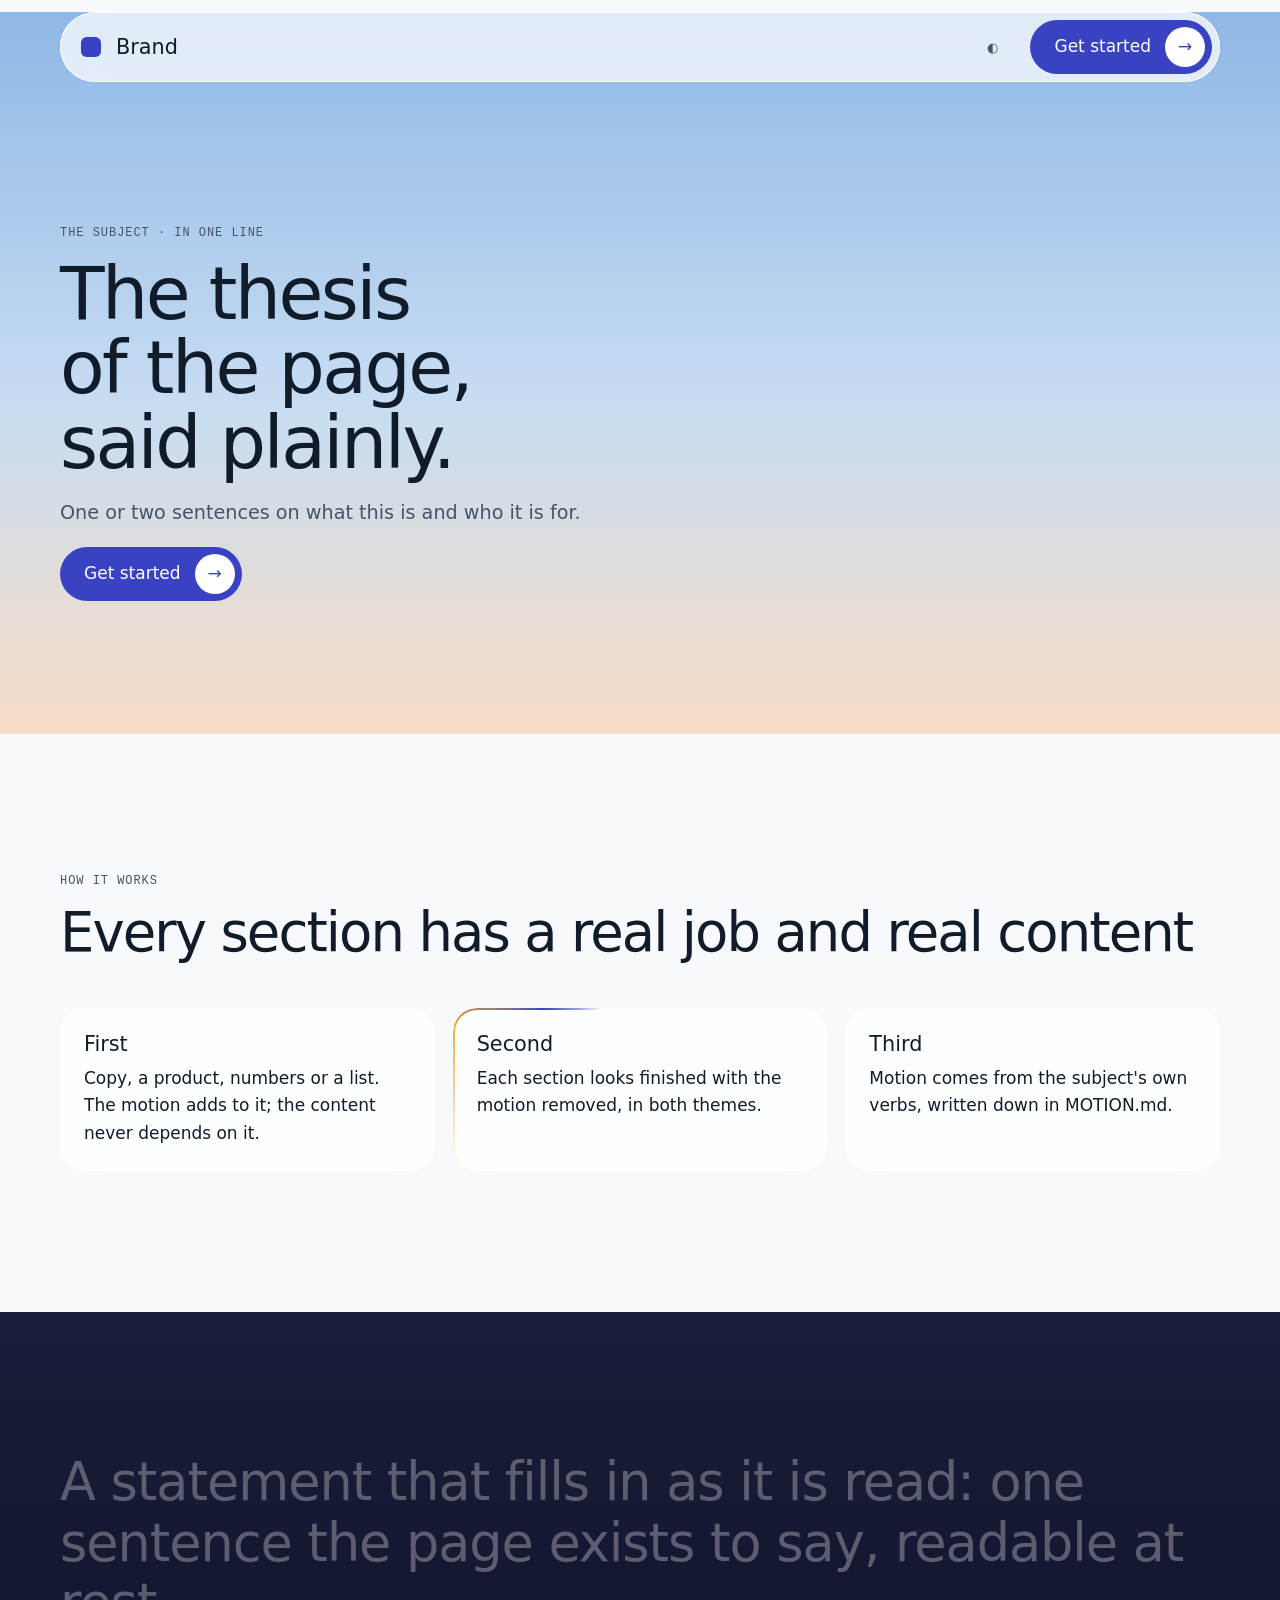
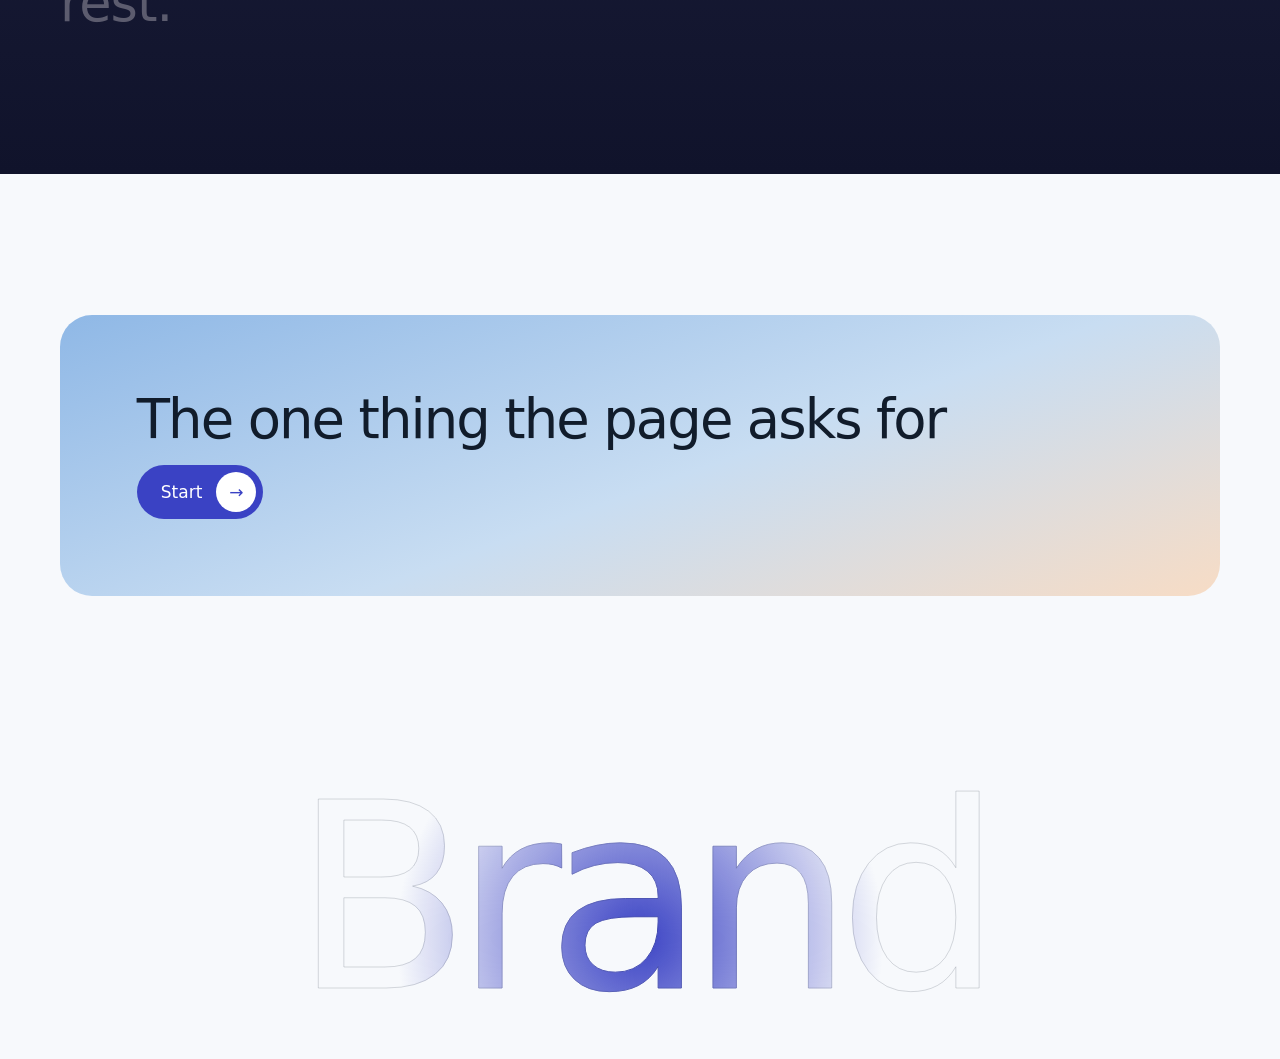
<file: skills/murmuration/templates/starter.html>
<!doctype html>
<html lang="en">
<head>
<meta charset="utf-8">
<meta name="viewport" content="width=device-width, initial-scale=1, viewport-fit=cover">
<title>Starter</title>
<meta name="theme-color" content="#8fb8e6">
<link rel="icon" href="data:,"><!-- replace with the brand's icon -->
<link rel="stylesheet" href="starter.css">
<!-- Boot: theme from storage before paint, and the .js class. -->
<script>try{var t=localStorage.getItem('site-theme');if(t==='dark'||t==='light')document.documentElement.dataset.theme=t}catch(e){}document.documentElement.classList.add('js')</script>
<script src="site.js" defer></script>
<!-- The signature technique's scripts go here, after site.js (see MOTION.md and references/catalogue.md). -->
</head>
<body>
<header class="site-header">
  <div class="wrap">
    <div class="bar">
      <a class="brand" href="#top" aria-label="Home">
        <!-- A placeholder mark. Give the brand's mark a motion of its own (references/techniques.md). -->
        <svg class="mark" viewBox="0 0 48 48" aria-hidden="true"><rect x="8" y="8" width="32" height="32" rx="9"/></svg>
        Brand
      </a>
      <button class="theme-toggle" type="button" data-theme-toggle aria-label="Switch theme">◐</button>
      <a class="button" href="#closing">Get started<span class="knob-dot" aria-hidden="true">→</span></a>
    </div>
  </div>
</header>

<main id="top">
  <section class="hero">
    <div class="wrap split section" style="--pad: 64px">
      <div class="stack">
        <p class="eyebrow">The subject · in one line</p>
        <h1>The thesis of the page, said plainly.</h1>
        <p class="lead">One or two sentences on what this is and who it is for.</p>
        <a class="button" href="#closing">Get started<span class="knob-dot" aria-hidden="true">→</span></a>
      </div>
      <!-- The signature's most telling moment usually lives here, or across the whole hero. -->
      <div class="stage" data-parallax></div>
    </div>
  </section>

  <section id="story" class="section">
    <div class="wrap">
      <div class="stack section-head">
        <p class="eyebrow">How it works</p>
        <h2>Every section has a real job and real content</h2>
      </div>
      <div class="cards">
        <article class="card"><h3>First</h3><p>Copy, a product, numbers or a list. The motion adds to it; the content never depends on it.</p></article>
        <article class="card beam"><h3>Second</h3><p>Each section looks finished with the motion removed, in both themes.</p></article>
        <article class="card"><h3>Third</h3><p>Motion comes from the subject's own verbs, written down in MOTION.md.</p></article>
      </div>
    </div>
  </section>

  <section class="section night on-night">
    <div class="wrap">
      <p class="statement" data-fill>A statement that fills in as it is read: one sentence the page exists to say, readable at rest.</p>
    </div>
  </section>

  <section id="closing" class="section">
    <div class="backdrop" aria-hidden="true"></div>
    <div class="wrap">
      <div class="cta stack">
        <h2>The one thing the page asks for</h2>
        <a class="button" href="#top">Start<span class="knob-dot" aria-hidden="true">→</span></a>
      </div>
    </div>
  </section>
</main>

<footer class="site-footer"><p class="footer-mark" data-glow aria-hidden="true">Brand</p></footer>
<!-- A fixed scene layer (the particle cloud) goes here, as the LAST child of <body> (references/particles.md). -->
</body>
</html>
</file>
<file: demo/vesper.css>
/*
 * Vesper, a made-up night-train company: the demo page for murmuration.
 * One continuous sky from dusk to the next morning; each section is a moment
 * of the night, and the particle scene flies between the sections' anchors.
 * The stacking rules at the end are the skill's; keep them.
 */
@font-face { font-family: "Instrument Serif"; src: url("fonts/instrument-serif-latin-400-normal.woff2") format("woff2"); font-weight: 400; font-style: normal; font-display: swap; }
@font-face { font-family: "Instrument Serif"; src: url("fonts/instrument-serif-latin-400-italic.woff2") format("woff2"); font-weight: 400; font-style: italic; font-display: swap; }

:root {
  color-scheme: light;
  --dusk-a: #cdbbe9;
  --dusk-b: #eec4c3;
  --dusk-c: #f7d8b6;
  --dusk-d: #e9a58e;
  --dusk-e: #9b6088;
  --dusk-f: #44366b;
  --night-1: #121633;
  --night-2: #0b0e27;
  --night-3: #05071a;
  --dawn-a: #f6d4bd;
  --dawn-b: #fbeee2;
  --day: #f6f0e8;
  --ink: #1d1838;
  --ink-2: #4d4766;
  --ink-3: rgba(29, 24, 56, 0.32);
  --line: rgba(29, 24, 56, 0.14);
  --card: rgba(255, 255, 255, 0.6);
  --card-line: rgba(255, 255, 255, 0.85);
  --mark: #2a2160;
  --accent: #e39a2d;
  --accent-ink: #1f1300;
  --font-display: "Instrument Serif", ui-serif, Georgia, "Times New Roman", serif;
  --font-body: ui-sans-serif, system-ui, -apple-system, "Segoe UI", Roboto, sans-serif;
  --font-mono: ui-monospace, "SF Mono", Menlo, Consolas, monospace;
  --page: 1160px;
  --gutter: clamp(18px, 4vw, 44px);
}
@media (prefers-color-scheme: dark) {
  :root:not([data-theme="light"]) { color-scheme: dark; --dusk-a: #0b0f2a; --dusk-b: #241f4a; --dusk-c: #4a3358; --dusk-d: #3e2a4f; --dusk-e: #2a2246; --dusk-f: #1a1838; --dawn-a: #1c2247; --dawn-b: #141936; --day: #10142a; --ink: #ece8f6; --ink-2: #b4adca; --ink-3: rgba(236, 232, 246, 0.3); --line: rgba(255, 255, 255, 0.12); --card: rgba(22, 24, 52, 0.62); --card-line: rgba(255, 255, 255, 0.09); --mark: #f5ecd6; }
}
:root[data-theme="dark"] { color-scheme: dark; --dusk-a: #0b0f2a; --dusk-b: #241f4a; --dusk-c: #4a3358; --dusk-d: #3e2a4f; --dusk-e: #2a2246; --dusk-f: #1a1838; --dawn-a: #1c2247; --dawn-b: #141936; --day: #10142a; --ink: #ece8f6; --ink-2: #b4adca; --ink-3: rgba(236, 232, 246, 0.3); --line: rgba(255, 255, 255, 0.12); --card: rgba(22, 24, 52, 0.62); --card-line: rgba(255, 255, 255, 0.09); --mark: #f5ecd6; }
/* Night sections keep their own ink in both themes */
.on-night { --ink: #f2eee6; --ink-2: rgba(242, 238, 230, 0.74); --ink-3: rgba(242, 238, 230, 0.3); --line: rgba(255, 255, 255, 0.12); --card: rgba(255, 255, 255, 0.06); --card-line: rgba(255, 255, 255, 0.1); --mark: #f5ecd6; color: var(--ink); color-scheme: dark; }

*, *::before, *::after { box-sizing: border-box; }
html { scroll-behavior: smooth; }
body { margin: 0; background: var(--day); color: var(--ink); font: 400 1.0625rem/1.6 var(--font-body); overflow-x: clip; -webkit-font-smoothing: antialiased; }
img, svg, canvas { display: block; max-width: 100%; }
h1, h2, h3 { font-family: var(--font-display); font-weight: 400; margin: 0; letter-spacing: -0.015em; line-height: 1; text-wrap: balance; }
h1 { font-size: clamp(3.1rem, 1.4rem + 5.2vw, 6rem); }
h1 em { display: block; font-style: italic; color: color-mix(in oklab, var(--ink) 78%, var(--accent)); }
h2 { font-size: clamp(2.4rem, 1.5rem + 3.2vw, 4.2rem); }
h3 { font-size: 1.75rem; }
p { margin: 0; }
a { color: inherit; }
:focus-visible { outline: 2px solid var(--accent); outline-offset: 3px; }
.sr-only { position: absolute; width: 1px; height: 1px; margin: -1px; overflow: hidden; clip: rect(0 0 0 0); white-space: nowrap; }
.skip { position: absolute; left: -999px; top: 12px; z-index: 100; padding: 10px 14px; border-radius: 10px; background: var(--day); }
.skip:focus { left: 12px; }
.wrap { max-width: calc(var(--page) + var(--gutter) * 2); margin-inline: auto; padding-inline: var(--gutter); }
.eyebrow { font: 500 0.75rem/1.3 var(--font-mono); letter-spacing: 0.1em; text-transform: uppercase; color: var(--ink-2); }
.lead { font-size: 1.2rem; color: var(--ink-2); max-width: 34em; }
.section { --pad: clamp(84px, 11vw, 150px); padding-block: var(--pad); }
.stack { display: grid; gap: 18px; justify-items: start; align-content: start; }
.split { display: grid; grid-template-columns: minmax(0, 1fr) minmax(0, 1fr); gap: clamp(32px, 6vw, 96px); align-items: center; }
.stage { position: relative; min-height: clamp(360px, 40vw, 520px); }
.card { border-radius: 22px; background: var(--card); box-shadow: inset 0 0 0 1px var(--card-line); -webkit-backdrop-filter: blur(16px); backdrop-filter: blur(16px); padding: 22px 24px; }
.actions { display: flex; flex-wrap: wrap; align-items: center; gap: 24px; }
.button { display: inline-flex; align-items: center; gap: 14px; min-height: 54px; padding: 0 7px 0 1.5rem; border: 0; border-radius: 999px; background: var(--accent); color: var(--accent-ink); font: 600 1rem/1 var(--font-body); text-decoration: none; cursor: pointer; }
.button-small { min-height: 44px; padding-left: 1.1rem; gap: 10px; }
.button-small .knob-dot { width: 32px; height: 32px; }
.knob-dot { width: 40px; height: 40px; border-radius: 50%; display: grid; place-items: center; background: #fff; color: var(--accent-ink); transition: transform 0.3s ease; }
.button:hover .knob-dot { transform: rotate(-45deg); }
.text-link { padding: 0; border: 0; background: none; color: inherit; font: 500 1rem/1.4 var(--font-body); text-decoration: underline; text-underline-offset: 5px; text-decoration-color: var(--ink-3); cursor: pointer; }
.text-link:hover { text-decoration-color: currentColor; }

/* Header with the 3D mark: stacked layers turned in perspective */
.site-header { position: sticky; top: env(safe-area-inset-top, 0px); z-index: 50; padding-block: 12px; }
.bar { display: flex; align-items: center; gap: 16px; min-height: 58px; padding: 7px 7px 7px 16px; border-radius: 999px; background: var(--card); -webkit-backdrop-filter: blur(20px); backdrop-filter: blur(20px); box-shadow: inset 0 0 0 1px var(--card-line); }
.brand { display: inline-flex; align-items: center; gap: 10px; margin-right: auto; color: var(--ink); text-decoration: none; font: 400 1.6rem/1 var(--font-display); }
.nav { display: flex; gap: 22px; margin-right: 4px; }
.nav a { color: var(--ink-2); font: 500 0.75rem/1 var(--font-mono); letter-spacing: 0.1em; text-transform: uppercase; text-decoration: none; }
.nav a:hover { color: var(--ink); }
.phase { width: 32px; height: 32px; overflow: visible; }
.phase-moon { fill: var(--mark); }
.phase-star { fill: var(--accent); animation: star 3s ease-in-out infinite; }
.phase-shadow { transform: translateX(12px); animation: wane 14s ease-in-out infinite alternate; }
@keyframes wane { from { transform: translateX(31px); } to { transform: translateX(12px); } }
@keyframes star { 50% { opacity: 0.35; } }
.theme-toggle { display: none; width: 44px; height: 44px; border: 0; border-radius: 50%; background: transparent; color: var(--ink-2); font-size: 1.1rem; cursor: pointer; }
.js .theme-toggle { display: grid; place-items: center; }

/* Drawn stand-ins: what the page shows where WebGL can't run */
.drawn { pointer-events: none; }
.has-scene .drawn { display: none; }

/* Hero: dusk */
.hero { min-height: 100svh; margin-top: -82px; padding-top: 82px; background: linear-gradient(180deg, var(--dusk-a), var(--dusk-b) 58%, var(--dusk-c)); }
.hero-stage { min-height: clamp(380px, 44vw, 580px); }
.hero-anchor { left: 0; right: 0; bottom: 0; height: calc(60px + 39.5vw); }
.hero > .wrap { padding-bottom: calc(56px + 12vw); }
.train-drawn { position: absolute; left: 0; right: 0; bottom: 7%; width: 100%; height: 46px; }
.train-drawn .body { fill: none; stroke: color-mix(in oklab, var(--ink) 40%, transparent); stroke-width: 2; vector-effect: non-scaling-stroke; }
.train-drawn .lit rect { fill: var(--accent); opacity: 0.85; }
.moon-drawn { position: absolute; top: 4%; right: 6%; width: 46%; height: auto; fill: var(--mark); filter: drop-shadow(0 0 36px color-mix(in oklab, var(--accent) 45%, transparent)); }
.moon-drawn circle { fill: var(--accent); }
.tags { list-style: none; margin: 0; padding: 0; }
.tag { position: absolute; z-index: 2; display: inline-flex; align-items: center; gap: 9px; padding: 9px 13px; border-radius: 10px; background: rgba(12, 14, 36, 0.8); color: #f2eee6; font: 500 0.72rem/1 var(--font-mono); letter-spacing: 0.1em; text-transform: uppercase; box-shadow: inset 0 0 0 1px rgba(255, 255, 255, 0.1); translate: calc(var(--mx, 0) * 8px) calc(var(--my, 0) * 6px); animation: bob 7s ease-in-out infinite; }
.tag i { width: 7px; height: 7px; border-radius: 50%; background: #7ee2a8; box-shadow: 0 0 8px #7ee2a8; }
.t1 { top: 10%; left: 2%; }
.t2 { top: 48%; right: 0; animation-delay: -2.3s; }
.t3 { bottom: 6%; left: 14%; animation-delay: -4.6s; }
.t3 i { background: var(--accent); box-shadow: 0 0 8px var(--accent); }
@keyframes bob { 50% { transform: translateY(-8px); } }

/* Departure: the dusk interlude and the city */
.dusk { min-height: clamp(580px, 66vw, 860px); display: grid; align-content: start; background: linear-gradient(180deg, var(--dusk-c), var(--dusk-d) 24%, var(--dusk-e) 46%, var(--dusk-f) 66%, var(--night-1)); }
.dusk .anchor { left: 0; right: 0; bottom: 0; height: 50%; }
.dusk-text { padding-top: clamp(72px, 9vw, 128px); }
.platform-drawn { position: absolute; left: 0; right: 0; bottom: 0; width: 100%; height: 46%; }
.platform-drawn .rails { fill: none; stroke: rgba(255, 255, 255, 0.35); stroke-width: 1.2; }
.platform-drawn .lamps { fill: #ffcf7a; }

/* Night */
.night { background: linear-gradient(180deg, var(--night-1), var(--night-2)); }
.section-head { margin-bottom: clamp(36px, 5vw, 64px); }

/* The route: four stop cards, with the particle line running over them */
.route { position: relative; padding-top: 96px; }
.route .anchor { top: 6px; height: 84px; left: calc((100% - 54px) / 8); right: calc((100% - 54px) / 8); }
.rail { position: absolute; top: 47px; left: calc((100% - 54px) / 8); right: calc((100% - 54px) / 8); height: 0; border-top: 2px dashed rgba(255, 255, 255, 0.3); }
.stops { display: grid; grid-template-columns: repeat(4, minmax(0, 1fr)); gap: 18px; margin: 0; padding: 0; list-style: none; }
.stop { position: relative; display: grid; gap: 10px; align-content: start; }
.stop::before { content: ""; position: absolute; left: 50%; top: -55px; width: 12px; height: 12px; margin-left: -6px; border-radius: 50%; background: var(--accent); box-shadow: 0 0 16px var(--accent); }
.has-scene .rail, .has-scene .stop::before { display: none; }
.stop .time { font: 500 0.85rem/1 var(--font-mono); letter-spacing: 0.08em; color: var(--accent); }
.stop p:last-child { color: var(--ink-2); font-size: 0.98rem; }

/* The cabin: a lamp that breathes */
.cabin { background: radial-gradient(55% 50% at 24% 52%, rgba(255, 186, 112, 0.12), transparent 70%), linear-gradient(180deg, var(--night-2), #0c0f29); }
.cabin-stage { min-height: clamp(380px, 42vw, 540px); }
.window-drawn { position: absolute; inset: 14% 6%; width: 88%; height: auto; fill: none; stroke: rgba(201, 182, 255, 0.55); stroke-width: 1.5; }
.window-drawn .streak { stroke: #ffcf8a; stroke-width: 3; stroke-linecap: round; }
.amenities { display: grid; gap: 10px; margin: 8px 0 0; list-style: none; }
.amenities b { margin-right: 6px; color: var(--accent); font: 500 0.8rem/1 var(--font-mono); letter-spacing: 0.08em; text-transform: uppercase; }

/* The pass: a summit and the line in numbers */
.pass { background: linear-gradient(180deg, #0c0f29, #0a0d26); }
.pass-grid { display: grid; grid-template-columns: minmax(0, 1.05fr) minmax(0, 1fr); gap: clamp(32px, 5vw, 80px); align-items: center; }
.peak-stage { min-height: clamp(340px, 38vw, 480px); }
.ridge { position: absolute; left: 0; right: 0; bottom: 0; width: 100%; height: 72%; fill: rgba(214, 222, 250, 0.12); stroke: rgba(214, 222, 250, 0.55); stroke-width: 1.2; vector-effect: non-scaling-stroke; }
.numbers { display: grid; grid-template-columns: 1fr 1fr; margin: 0; border-top: 1px solid var(--line); }
.numbers > div { padding: 22px 18px 26px 0; border-bottom: 1px solid var(--line); }
.numbers > div:nth-child(odd) { border-right: 1px solid var(--line); }
.numbers > div:nth-child(even) { padding-left: 22px; }
.numbers dt { font: 400 clamp(2.9rem, 1.9rem + 2.8vw, 4.8rem)/1 var(--font-display); letter-spacing: -0.02em; white-space: nowrap; }
.numbers small { margin: 0 0.35em 0 0.2em; color: var(--ink-2); font: 500 0.75rem/1 var(--font-mono); letter-spacing: 0.08em; text-transform: uppercase; }
.numbers dd { margin: 10px 0 0; color: var(--ink-2); font-size: 0.95rem; }

/* The window: a sky with no city in it */
.window { min-height: 100vh; display: grid; align-items: center; overflow: hidden; background: linear-gradient(180deg, #0a0d26, var(--night-3) 62%); }
.window-grid { display: grid; grid-template-columns: minmax(0, 1.15fr) minmax(0, 1fr); gap: clamp(32px, 5vw, 80px); align-items: end; }
.sky-card { display: grid; margin: 0; padding: 6px 24px; }
.sky-card > div { display: grid; grid-template-columns: 5.5em 1fr; gap: 12px; padding: 14px 0; border-bottom: 1px solid var(--line); }
.sky-card > div:last-child { border-bottom: 0; }
.sky-card dt { color: var(--accent); font: 500 0.75rem/1.7 var(--font-mono); letter-spacing: 0.1em; text-transform: uppercase; }
.sky-card dd { margin: 0; }
.starfield, .starfield::before, .starfield::after { position: absolute; inset: 0; }
.starfield { background-image: radial-gradient(circle at 37px 61px, #fff 0 1px, transparent 1.6px); background-size: 241px 241px; opacity: 0.8; }
.starfield::before { content: ""; background-image: radial-gradient(circle at 211px 97px, #fff 0 1.2px, transparent 1.8px); background-size: 389px 389px; animation: twinkle 5s ease-in-out infinite; }
.starfield::after { content: ""; background-image: radial-gradient(circle at 503px 311px, #ffe9c4 0 1.4px, transparent 2px); background-size: 619px 619px; animation: twinkle 7s ease-in-out -3s infinite; }
@keyframes twinkle { 50% { opacity: 0.35; } }

/* First light: the sky turns between the night and the sea */
.first-light { position: relative; height: clamp(180px, 26vw, 340px); background: linear-gradient(180deg, var(--night-3), #1d1d4a 40%, #6a4a72 72%, var(--dawn-a)); }

/* Arrival: dawn by the sea */
.dawn { background: linear-gradient(180deg, var(--dawn-a), var(--dawn-b)); }
.breakfast { display: grid; margin: 8px 0 0; padding: 6px 22px; list-style: none; }
.breakfast li { display: flex; justify-content: space-between; align-items: baseline; gap: 18px; padding: 12px 0; border-bottom: 1px solid var(--line); }
.breakfast li:last-child { border-bottom: 0; }
.breakfast li span:first-child { font: 400 1.4rem/1.1 var(--font-display); }
.breakfast li span:last-child { color: var(--ink-2); font-size: 0.92rem; text-align: right; }
.sun-drawn { position: absolute; inset: 10% 0 auto; width: 100%; height: auto; }
.sun-drawn .sun { fill: var(--accent); opacity: 0.85; }
.sun-drawn .sea { fill: none; stroke: color-mix(in oklab, var(--ink) 35%, transparent); stroke-width: 2; stroke-linecap: round; }

/* The terminus, and its departure board */
.terminus { background: linear-gradient(180deg, var(--dawn-b), var(--day)); }
.clock-drawn { position: absolute; inset: 8% 14%; width: 72%; height: auto; fill: none; stroke: color-mix(in oklab, var(--ink) 45%, transparent); stroke-width: 2; }
.clock-drawn .hands { stroke: var(--ink); stroke-width: 4; stroke-linecap: round; }
.clock-drawn .tip { fill: #d9542b; stroke: none; }
.board { margin-top: 8px; padding: 18px 22px 12px; background: #12142c; color: #f4e9c8; box-shadow: inset 0 0 0 1px rgba(255, 255, 255, 0.08); width: min(100%, 460px); }
.board-title { margin-bottom: 8px; color: #ffc46b; font: 500 0.72rem/1 var(--font-mono); letter-spacing: 0.14em; text-transform: uppercase; }
.board table { width: 100%; border-collapse: collapse; font: 500 0.95rem/1.2 var(--font-mono); letter-spacing: 0.06em; text-transform: uppercase; }
.board th { padding: 6px 0; color: rgba(244, 233, 200, 0.55); font-size: 0.65rem; font-weight: 500; text-align: left; }
.board td { padding: 10px 12px 10px 0; border-top: 1px solid rgba(255, 255, 255, 0.08); }
.board td:last-child { padding-right: 0; color: #7ee2a8; }

/* Booking: a night card under the particles, the moon over it */
.book { background: var(--day); }
.backdrop { position: absolute; top: var(--pad); bottom: var(--pad); left: max(var(--gutter), calc((100% - var(--page)) / 2)); right: max(var(--gutter), calc((100% - var(--page)) / 2)); border-radius: 32px; background: radial-gradient(80% 60% at 50% 0%, #2b2350, transparent 70%), linear-gradient(180deg, #141838, #0a0d24); }
.cta { justify-items: center; padding: clamp(36px, 6vw, 84px) clamp(20px, 4vw, 48px); text-align: center; }
.cta .anchor { position: relative; width: min(100%, 300px); height: 170px; }
.cta .lead { margin-bottom: 8px; }

/* Pointer light: card spotlight, border beam, button sheen, footer wordmark (site.js drives the variables) */
.spot { background-image: radial-gradient(340px circle at var(--sx, 50%) var(--sy, -40%), var(--spot-light, transparent), transparent 62%); }
.spot:hover { --spot-light: color-mix(in srgb, var(--ink) 9%, transparent); }
@property --beam-angle { syntax: "<angle>"; inherits: false; initial-value: 0deg; }
.beam { position: relative; }
.beam::after { content: ""; position: absolute; inset: 0; border-radius: inherit; padding: 1.5px; background: conic-gradient(from var(--beam-angle), transparent 0 68%, #ffd27f 80%, var(--accent) 86%, transparent 93%); -webkit-mask: linear-gradient(#000 0 0) content-box, linear-gradient(#000 0 0); -webkit-mask-composite: xor; mask: linear-gradient(#000 0 0) content-box exclude, linear-gradient(#000 0 0); animation: beam 7s linear infinite; pointer-events: none; }
@keyframes beam { to { --beam-angle: 360deg; } }
.button { position: relative; overflow: hidden; }
.button::before { content: ""; position: absolute; inset: 0; background: linear-gradient(110deg, transparent 32%, rgba(255, 255, 255, 0.4) 50%, transparent 68%); transform: translateX(-130%); animation: sheen 6s ease-in-out infinite; pointer-events: none; }
@keyframes sheen { 0%, 72% { transform: translateX(-130%); } 100% { transform: translateX(130%); } }
.site-footer { position: relative; overflow: hidden; padding-block: 64px 44px; background: var(--day); }
.footer-mark { position: relative; z-index: 1; margin: 0; text-align: center; font: 400 clamp(5rem, 1rem + 19vw, 19rem)/0.8 var(--font-display); letter-spacing: -0.04em; color: transparent; -webkit-text-stroke: 1px color-mix(in srgb, var(--ink) 18%, transparent); background-image: radial-gradient(420px circle at var(--fx, 50%) var(--fy, 70%), var(--accent), transparent 58%); -webkit-background-clip: text; background-clip: text; user-select: none; }
.footer-note { position: relative; z-index: 1; max-width: 760px; margin-top: 28px; color: var(--ink-2); font-size: 0.95rem; text-align: center; }
.footer-note a { color: var(--ink); text-underline-offset: 4px; }

/* The note that says the company is made up */
.note { width: min(520px, calc(100vw - 32px)); padding: 32px; border: 0; border-radius: 24px; background: #12142c; color: #f2eee6; box-shadow: 0 30px 80px rgba(0, 0, 0, 0.45); --ink-2: rgba(242, 238, 230, 0.74); }
.note::backdrop { background: rgba(8, 9, 24, 0.55); -webkit-backdrop-filter: blur(4px); backdrop-filter: blur(4px); }
.note h2 { font-size: 2.8rem; }

/* Narrow screens */
@media (max-width: 860px) {
  .split, .pass-grid, .window-grid { grid-template-columns: minmax(0, 1fr); }
  .hero-stage { min-height: 340px; }
  .stops { grid-template-columns: minmax(0, 1fr); }
  .route { padding-top: 0; padding-left: 52px; }
  .route .anchor { top: 12%; bottom: 12%; left: 0; right: auto; width: 40px; height: auto; }
  .rail { top: 12%; bottom: 12%; left: 19px; right: auto; height: auto; border-top: 0; border-left: 2px dashed rgba(255, 255, 255, 0.3); }
  .stop::before { left: -39px; top: 50%; margin: -6px 0 0; }
  .window { min-height: auto; }
}
@media (max-width: 720px) {
  .nav { display: none; }
  .dusk { background: linear-gradient(180deg, var(--dusk-c), var(--dusk-c) 34%, var(--dusk-d) 48%, var(--dusk-e) 62%, var(--dusk-f) 78%, var(--night-1)); }
  .t2 { right: 2%; }
}

/* Stacking: section skies under the particles, content over them. Keep these. */
.hero, .section, .dusk, .first-light { position: relative; }
.wrap { position: relative; z-index: 1; }
.anchor { position: absolute; pointer-events: none; }
.scene-layer { position: fixed; inset: 0; z-index: 0; pointer-events: none; }
.scene-layer canvas { position: absolute; inset: 0; width: 100%; height: 100%; max-width: none; opacity: 0; transition: opacity 1s ease; }
.has-scene .scene-layer canvas { opacity: 1; }

@media (prefers-reduced-motion: reduce) {
  html { scroll-behavior: auto; }
  *, *::before, *::after { animation-duration: 0.01ms !important; animation-iteration-count: 1 !important; transition-duration: 0.01ms !important; }
}
</file>
<file: site/styles.css>
/* Murmuration: the skill's website. Tokens are in MOTION.md. */

@font-face { font-family: "Fraunces"; src: url(fonts/fraunces-normal.woff2) format("woff2"); font-weight: 300 600; font-style: normal; font-display: swap; }
@font-face { font-family: "Fraunces"; src: url(fonts/fraunces-italic.woff2) format("woff2"); font-weight: 300 600; font-style: italic; font-display: swap; }
@font-face { font-family: "Geist"; src: url(fonts/geist-normal.woff2) format("woff2"); font-weight: 300 600; font-style: normal; font-display: swap; }
@font-face { font-family: "Geist Mono"; src: url(fonts/geist-mono-normal.woff2) format("woff2"); font-weight: 400 500; font-style: normal; font-display: swap; }

:root {
  --paper: #f3eee4;
  --paper-hi: #fbf8f2;
  --paper-2: #ebe3d4;
  --ink: #17151c;
  --ink-2: #47414f;
  --ink-3: #6f6877;
  --ink-4: #a49daa;
  --rule: rgba(23, 21, 28, 0.13);
  --rule-2: rgba(23, 21, 28, 0.22);
  --ember: #b4491a;
  --night: #14111c;
  --f-display: "Fraunces", "Iowan Old Style", Georgia, serif;
  --f-text: "Geist", ui-sans-serif, system-ui, -apple-system, "Segoe UI", sans-serif;
  --f-mono: "Geist Mono", ui-monospace, "SF Mono", Menlo, monospace;
  --page: 1240px;
  --gutter: clamp(20px, 4.2vw, 56px);
  --dur-hover: 220ms;
  --dur-reveal: 640ms;
  --ease-out: cubic-bezier(0.16, 1, 0.3, 1);
  --grain: url("data:image/svg+xml,%3Csvg xmlns='http://www.w3.org/2000/svg' width='180' height='180'%3E%3Cfilter id='n'%3E%3CfeTurbulence type='fractalNoise' baseFrequency='.9' numOctaves='3' stitchTiles='stitch'/%3E%3CfeColorMatrix values='0 0 0 0 0.09 0 0 0 0 0.08 0 0 0 0 0.11 0 0 0 0.07 0'/%3E%3C/filter%3E%3Crect width='100%25' height='100%25' filter='url(%23n)'/%3E%3C/svg%3E");
  color-scheme: light;
}

*, *::before, *::after { box-sizing: border-box; }
html { -webkit-text-size-adjust: 100%; scroll-padding-top: 84px; }
@media (prefers-reduced-motion: no-preference) { html { scroll-behavior: smooth; } }
body {
  margin: 0;
  background: var(--grain), var(--paper);
  color: var(--ink);
  font: 400 1.0625rem/1.6 var(--f-text);
  -webkit-font-smoothing: antialiased;
  text-rendering: optimizeLegibility;
}
img, svg { display: block; max-width: 100%; }
a { color: inherit; }
code { font-family: var(--f-mono); font-size: 0.9em; }
::selection { background: #e9b48c; color: var(--ink); }
:focus-visible { outline: 2px solid var(--ember); outline-offset: 3px; border-radius: 6px; }

.skip { position: absolute; left: 12px; top: -60px; z-index: 50; background: var(--ink); color: var(--paper); padding: 10px 14px; border-radius: 10px; text-decoration: none; }
.skip:focus { top: 12px; }

.wrap { position: relative; z-index: 1; width: min(var(--page), 100% - 2 * var(--gutter)); margin-inline: auto; }

/* The flock layer: last child of body, under every content wrapper. */
canvas.flock { position: fixed; inset: 0; width: 100%; height: 100%; z-index: 0; pointer-events: none; }
.flock-on .still { opacity: 0; }

/* ---------- Type ---------- */
.eyebrow {
  display: flex; align-items: center; gap: 10px;
  margin: 0 0 22px;
  font: 500 0.72rem/1 var(--f-mono); letter-spacing: 0.16em; text-transform: uppercase;
  color: var(--ink-2);
}
.eyebrow::before { content: ""; width: 18px; height: 1px; background: currentColor; }
.display {
  margin: 0;
  font: 330 clamp(3.1rem, 7.3vw, 7.6rem)/0.95 var(--f-display);
  font-variation-settings: "opsz" 144;
  letter-spacing: -0.032em;
}
.display em, .h2 em { font-style: italic; font-weight: 300; color: #7a2e14; }
.h2 {
  margin: 0;
  font: 340 clamp(2.1rem, 4.3vw, 4.1rem)/1.02 var(--f-display);
  font-variation-settings: "opsz" 120;
  letter-spacing: -0.026em;
  text-wrap: balance;
}
.sub { max-width: 54ch; margin: 22px 0 0; color: var(--ink-2); font-size: 1.08rem; }

/* ---------- Header ---------- */
.top { position: fixed; inset: 0 0 auto; z-index: 20; transition: background-color var(--dur-hover), box-shadow var(--dur-hover), backdrop-filter var(--dur-hover); }
.top-in { width: min(var(--page), 100% - 2 * var(--gutter)); margin-inline: auto; height: 68px; display: flex; align-items: center; gap: 28px; }
.top.scrolled { background: rgba(243, 238, 228, 0.78); backdrop-filter: blur(14px) saturate(1.2); -webkit-backdrop-filter: blur(14px) saturate(1.2); box-shadow: 0 1px 0 var(--rule); }
.brand { display: inline-flex; align-items: center; gap: 10px; text-decoration: none; font: 500 1.02rem/1 var(--f-text); letter-spacing: -0.01em; }
.mark { width: 34px; height: 21px; color: var(--ink); }
.top nav { display: flex; gap: 26px; margin-left: auto; }
.top nav a { position: relative; text-decoration: none; font-size: 0.92rem; color: var(--ink-2); transition: color var(--dur-hover); }
.top nav a::after { content: ""; position: absolute; left: 0; right: 0; bottom: -5px; height: 1px; background: currentColor; transform: scaleX(0); transform-origin: left; transition: transform var(--dur-hover) var(--ease-out); }
.top nav a:hover { color: var(--ink); }
.top nav a:hover::after { transform: scaleX(1); }
.pill { display: inline-flex; align-items: center; gap: 8px; height: 38px; padding: 0 15px; border-radius: 999px; border: 1px solid var(--rule-2); text-decoration: none; font-size: 0.9rem; background: rgba(251, 248, 242, 0.35); transition: background-color var(--dur-hover), border-color var(--dur-hover); }
.pill svg { width: 16px; height: 16px; }
.pill:hover { background: var(--paper-hi); border-color: var(--ink-3); }

/* ---------- Buttons ---------- */
.actions { display: flex; flex-wrap: wrap; gap: 12px; margin-top: 34px; }
.btn { display: inline-flex; align-items: center; gap: 12px; min-height: 52px; padding: 0 24px; border-radius: 999px; text-decoration: none; font: 500 0.98rem/1 var(--f-text); transition: transform var(--dur-hover) var(--ease-out), background-color var(--dur-hover), border-color var(--dur-hover); }
.btn-ink { background: var(--ink); color: var(--paper); padding-right: 6px; }
.btn-ink i { display: grid; place-items: center; width: 40px; height: 40px; border-radius: 50%; background: var(--paper); color: var(--ink); font-style: normal; transition: transform var(--dur-hover) var(--ease-out); }
.btn-ink:hover i { transform: rotate(-45deg); }
.btn-line { border: 1px solid var(--rule-2); background: rgba(251, 248, 242, 0.3); }
.btn-line:hover { border-color: var(--ink); background: rgba(251, 248, 242, 0.7); }
.btn:active { transform: translateY(1px); }

/* ---------- Hero: sunset over the reeds ---------- */
.hero {
  position: relative;
  min-height: max(122svh, 820px);
  padding-top: clamp(130px, 21svh, 230px);
  background:
    var(--grain),
    linear-gradient(180deg, #a294ad 0%, #bb9aa6 18%, #d6a597 36%, #e8b78f 54%, #f2cc9f 70%, #f5dfbc 86%, var(--paper) 100%);
  overflow: clip;
}
.sun { position: absolute; left: 64%; top: 64%; width: min(1300px, 110vmax); aspect-ratio: 1; transform: translate(-50%, -50%); background: radial-gradient(circle, rgba(255, 246, 226, 0.95) 0, rgba(255, 233, 196, 0.62) 7%, rgba(255, 220, 170, 0.22) 24%, rgba(255, 214, 160, 0) 46%); pointer-events: none; }
.hero-in { max-width: var(--page); }
.hero .lede { max-width: 46ch; margin: 30px 0 0; font-size: clamp(1.06rem, 1.3vw, 1.22rem); color: var(--ink-2); }
.hero-flock { position: absolute; left: 36%; right: -2%; top: 33%; height: 52%; }
.hero-flock .still { width: 100%; height: 100%; object-fit: contain; transition: opacity 1s; }
.readouts { position: absolute; z-index: 1; right: var(--gutter); top: calc(100svh - 132px); margin: 0; padding: 0; list-style: none; display: grid; gap: 8px; justify-items: end; }
.readouts li { display: inline-flex; gap: 8px; align-items: center; padding: 8px 12px; border-radius: 10px; background: rgba(251, 248, 242, 0.55); box-shadow: inset 0 0 0 1px rgba(23, 21, 28, 0.08); backdrop-filter: blur(6px); -webkit-backdrop-filter: blur(6px); font: 400 0.72rem/1 var(--f-mono); letter-spacing: 0.06em; text-transform: uppercase; color: var(--ink-2); }
.readouts li::before { content: ""; width: 6px; height: 6px; border-radius: 50%; background: #3f8f5a; box-shadow: 0 0 0 3px rgba(63, 143, 90, 0.18); }
.readouts b { color: var(--ink); font-weight: 500; }

/* Headline rises on load, line by line, and is done inside a second. */
.js .display .line { display: block; overflow: hidden; padding-bottom: 0.08em; margin-bottom: -0.08em; }
.js .display .line > span { display: inline-block; transform: translateY(105%); animation: rise 900ms var(--ease-out) forwards; }
.js .display .line:nth-child(2) > span { animation-delay: 110ms; }
.js .hero .lede, .js .hero .actions, .js .hero .eyebrow { opacity: 0; animation: fade 900ms var(--ease-out) 260ms forwards; }
@keyframes rise { to { transform: none; } }
@keyframes fade { to { opacity: 1; } }

/* ---------- Why ---------- */
.why { position: relative; padding: clamp(80px, 12svh, 140px) 0 clamp(110px, 16svh, 180px); }
.why .h2 { max-width: 17ch; }
.cliches { display: flex; flex-wrap: wrap; gap: 10px; margin: 40px 0 0; padding: 0; list-style: none; max-width: 760px; }
.cliches li { padding: 9px 15px; border-radius: 999px; border: 1px dashed var(--rule-2); color: var(--ink-3); font-size: 0.95rem; }
.cliches s { text-decoration-thickness: 1.5px; text-decoration-color: var(--ember); }
.statement { max-width: 24ch; margin: clamp(70px, 12svh, 130px) 0 0; font: 340 clamp(1.9rem, 3.5vw, 3.3rem)/1.14 var(--f-display); font-variation-settings: "opsz" 96; letter-spacing: -0.018em; }
.statement .w { transition: color 300ms; }
.js .statement .w { color: var(--ink-4); }
.js .statement .w.lit { color: var(--ink); }
.why-flock { position: absolute; right: 0; top: 2%; width: 38%; height: 50%; }

/* ---------- How ---------- */
.how { padding: clamp(80px, 12svh, 140px) 0; border-top: 1px solid var(--rule); }
.how-grid { display: grid; grid-template-columns: 5fr 7fr; gap: 40px clamp(32px, 6vw, 96px); align-items: start; }
.how-head { position: sticky; top: 110px; }
.how-flock { height: 280px; margin-top: 20px; }
.steps { margin: 0; padding: 0; list-style: none; }
.steps li { display: grid; grid-template-columns: 56px 1fr; gap: 8px; padding: 26px 0; border-top: 1px solid var(--rule); }
.steps li:last-child { border-bottom: 1px solid var(--rule); }
.steps .n { font: 400 0.78rem/2 var(--f-mono); color: var(--ink-3); }
.steps h3 { margin: 0 0 6px; font: 400 1.5rem/1.2 var(--f-display); letter-spacing: -0.01em; }
.steps p { margin: 0; color: var(--ink-2); max-width: 52ch; }
.brief { grid-column: 2; margin: 18px 0 0; padding: 0; border-radius: 18px; background: var(--paper-hi); box-shadow: 0 1px 0 var(--rule), 0 30px 60px -40px rgba(60, 35, 20, 0.35), inset 0 0 0 1px var(--rule); overflow: hidden; }
.brief figcaption { display: flex; justify-content: space-between; gap: 12px; padding: 12px 18px; border-bottom: 1px solid var(--rule); font: 400 0.75rem/1.2 var(--f-mono); color: var(--ink-3); }
.brief .file { color: var(--ink); }
.brief dl { margin: 0; padding: 6px 18px 12px; }
.brief dl div { display: grid; grid-template-columns: 110px 1fr; gap: 14px; padding: 11px 0; border-bottom: 1px dashed var(--rule); }
.brief dl div:last-child { border-bottom: 0; }
.brief dt { font: 500 0.72rem/1.9 var(--f-mono); text-transform: uppercase; letter-spacing: 0.1em; color: var(--ink-3); }
.brief dd { margin: 0; font-size: 0.97rem; color: var(--ink-2); }

/* ---------- Examples ---------- */
.examples { padding: clamp(90px, 13svh, 150px) 0 clamp(60px, 10svh, 120px); border-top: 1px solid var(--rule); }
.ex-intro .h2 { max-width: 16ch; }
.ex-intro .sub { max-width: 62ch; }
.ex { position: relative; padding: clamp(70px, 12svh, 130px) 0; }
.ex-grid { display: grid; grid-template-columns: minmax(0, 5fr) minmax(0, 7fr); gap: clamp(32px, 5vw, 80px); align-items: center; }
.ex.flip .ex-text { order: 2; }
.ex-kicker { display: flex; align-items: center; gap: 12px; margin: 0 0 10px; font: 500 0.74rem/1 var(--f-mono); letter-spacing: 0.14em; text-transform: uppercase; color: var(--ink-3); }
.ex-kicker span { color: var(--ember); }
.ex-name { margin: 0 0 26px; font: 340 clamp(2.4rem, 4.2vw, 3.9rem)/1 var(--f-display); font-variation-settings: "opsz" 144; letter-spacing: -0.03em; }
.prompt { position: relative; margin: 0; padding: 16px 18px 46px; border-radius: 20px; background: var(--paper-hi); box-shadow: inset 0 0 0 1px var(--rule), 0 24px 50px -38px rgba(60, 35, 20, 0.5); }
.prompt figcaption { display: flex; align-items: center; gap: 8px; margin-bottom: 8px; font: 500 0.7rem/1 var(--f-mono); letter-spacing: 0.12em; text-transform: uppercase; color: var(--ink-3); }
.prompt figcaption::before { content: ""; width: 7px; height: 7px; border-radius: 50%; background: var(--ember); }
.prompt p { margin: 0; font-size: 0.98rem; line-height: 1.55; color: var(--ink); }
.prompt::after { content: "↑"; position: absolute; right: 12px; bottom: 10px; display: grid; place-items: center; width: 30px; height: 30px; border-radius: 50%; background: var(--ink); color: var(--paper); font: 500 0.9rem/1 var(--f-text); }
.js [data-type] .w { opacity: 0; }
.js [data-type] .w.on { opacity: 1; }
[data-type] .caret { display: inline-block; width: 2px; height: 1.05em; margin-left: 2px; vertical-align: -0.15em; background: var(--ember); animation: blink 1s steps(2, start) infinite; }
[data-type].done .caret { display: none; }
@keyframes blink { to { visibility: hidden; } }
.chose { margin: 26px 0 0; }
.chose div { display: grid; grid-template-columns: 96px 1fr; gap: 14px; padding: 13px 0; border-top: 1px solid var(--rule); }
.chose dt { font: 500 0.7rem/1.9 var(--f-mono); letter-spacing: 0.1em; text-transform: uppercase; color: var(--ink-3); }
.chose dd { margin: 0; color: var(--ink-2); font-size: 0.98rem; }
.chose dd em { color: var(--ink); }
.ex-links { display: flex; flex-wrap: wrap; align-items: center; gap: 22px; margin: 22px 0 0; }
.ex-links a { font-size: 0.95rem; text-underline-offset: 4px; text-decoration-color: var(--rule-2); }
.ex-links a:hover { text-decoration-color: var(--ink); }
.ex-links .go { display: inline-flex; align-items: center; gap: 10px; min-height: 44px; padding: 0 18px; border-radius: 999px; background: var(--ink); color: var(--paper); text-decoration: none; }
.ex-links .go i { font-style: normal; transition: transform var(--dur-hover) var(--ease-out); }
.ex-links .go:hover i { transform: translate(2px, -2px); }

/* The stage: the flock forms the subject in its upper part; the real site sits in front, lower down. */
.ex-stage { position: relative; min-height: min(78svh, 760px); display: flex; align-items: flex-end; }
.flip .ex-stage { justify-content: flex-start; }
.ex:not(.flip) .ex-stage { justify-content: flex-end; }
.stage-cap { position: absolute; top: 4%; left: 0; z-index: 1; margin: 0; font: 400 0.72rem/1.4 var(--f-mono); letter-spacing: 0.08em; text-transform: uppercase; color: var(--ink-3); }
.flip .stage-cap { left: auto; right: 0; text-align: right; }
.stage-cap b { color: var(--ink); font-weight: 500; }
.flock-on .stage-cap { opacity: 0; transform: translateY(6px); transition: opacity 500ms, transform 500ms var(--ease-out); }
.flock-on .gathered .stage-cap { opacity: 1; transform: none; }
.no-flock .stage-cap { display: none; }
.shot { position: relative; z-index: 1; display: block; width: min(62%, 460px); border-radius: 14px; overflow: hidden; text-decoration: none; background: var(--paper-hi); box-shadow: 0 0 0 1px rgba(23, 21, 28, 0.12), 0 40px 70px -40px rgba(50, 28, 12, 0.55); transition: transform 380ms var(--ease-out), box-shadow 380ms var(--ease-out); }
.shot:hover { transform: translateY(-4px); box-shadow: 0 0 0 1px rgba(23, 21, 28, 0.18), 0 50px 80px -40px rgba(50, 28, 12, 0.6); }
.shot .bar { display: flex; align-items: center; gap: 6px; height: 30px; padding: 0 12px; border-bottom: 1px solid var(--rule); background: var(--paper); }
.shot .bar i { width: 8px; height: 8px; border-radius: 50%; background: var(--rule-2); }
.shot .bar b { margin-left: 10px; font: 400 0.7rem/1 var(--f-mono); color: var(--ink-3); }
.shot img { width: 100%; height: auto; aspect-ratio: 16 / 10; object-fit: cover; object-position: top; background: var(--paper-2); }
.no-flock .shot { width: 100%; }
.vesper { margin-top: 30px; padding-top: 34px; border-top: 1px solid var(--rule); }
.vesper p { max-width: 70ch; margin: 0; color: var(--ink-2); }

/* ---------- Techniques ---------- */
.techniques { position: relative; padding: clamp(90px, 13svh, 150px) 0; border-top: 1px solid var(--rule); }
.tech-head { max-width: 760px; }
.families { display: grid; grid-template-columns: repeat(5, minmax(0, 1fr)); gap: 0 28px; margin-top: 64px; }
.families section { border-top: 1px solid var(--ink); padding-top: 16px; }
.families h3 { margin: 0 0 14px; font: 500 0.72rem/1.4 var(--f-mono); letter-spacing: 0.12em; text-transform: uppercase; }
.families ul { margin: 0; padding: 0; list-style: none; }
.families li { padding: 10px 0; border-bottom: 1px solid var(--rule); font: 360 1.12rem/1.3 var(--f-display); letter-spacing: -0.005em; }
.tech-flock { position: absolute; right: 0; top: 7%; width: 36%; height: 30%; }

/* ---------- Install: the sun goes down again ---------- */
.install {
  position: relative;
  padding: clamp(100px, 14svh, 160px) 0 clamp(220px, 34svh, 340px);
  background: var(--grain), linear-gradient(180deg, var(--paper) 0%, #f5dfbc 26%, #efc79c 48%, #e0a990 66%, #b98f9c 84%, #8b7d9b 100%);
}
.install-flock { position: absolute; left: 6%; right: 6%; bottom: 4%; height: 34%; }
.install-in .h2 { max-width: 14ch; }
.install-sub { max-width: 58ch; }
.ways { display: grid; grid-template-columns: minmax(0, 1.25fr) minmax(0, 1fr); gap: 18px; margin-top: 40px; }
.way-main { grid-row: span 2; display: flex; flex-direction: column; }
.way-main .prompt-cta { margin-top: auto; }
.way-main .agents { margin-bottom: 22px; }
.agents { display: flex; flex-wrap: wrap; gap: 8px; margin: 18px 0 0; padding: 18px 0 0; list-style: none; border-top: 1px solid var(--rule); }
.agents li { padding: 6px 11px; border-radius: 999px; box-shadow: inset 0 0 0 1px var(--rule-2); font-size: 0.86rem; color: var(--ink-2); }
.agents .more { box-shadow: none; color: var(--ink-3); }
.way { min-width: 0; padding: 24px; border-radius: 20px; background: rgba(251, 248, 242, 0.86); box-shadow: inset 0 0 0 1px var(--rule), 0 30px 60px -45px rgba(60, 35, 20, 0.5); }
.way h3 { margin: 0 0 16px; font: 400 1.5rem/1.1 var(--f-display); }
.way p { margin: 0 0 16px; color: var(--ink-2); }
.way .small { margin: 14px 0 0; font-size: 0.9rem; }
.code { display: flex; align-items: center; gap: 10px; margin-top: 10px; padding: 6px 6px 6px 14px; border-radius: 12px; background: var(--night); color: #efe9df; }
.code code { flex: 1; min-width: 0; overflow-x: auto; white-space: nowrap; font-size: 0.86rem; scrollbar-width: none; }
.code button { flex: none; min-height: 34px; padding: 0 12px; border: 0; border-radius: 8px; background: rgba(255, 255, 255, 0.12); color: inherit; font: 500 0.8rem/1 var(--f-text); cursor: pointer; transition: background-color var(--dur-hover); }
.code button:hover { background: rgba(255, 255, 255, 0.22); }
.prompt-cta { max-width: 640px; }

/* ---------- Footer: night ---------- */
.foot { position: relative; z-index: 1; background: var(--grain), var(--night); color: #e9e3d8; padding: 70px 0 48px; }
.foot a { color: inherit; text-underline-offset: 4px; text-decoration-color: rgba(233, 227, 216, 0.3); }
.foot a:hover { text-decoration-color: currentColor; }
.word { margin: 0 0 40px; font: 300 clamp(4rem, 15.5vw, 15rem)/0.82 var(--f-display); font-variation-settings: "opsz" 144; letter-spacing: -0.045em; color: transparent; -webkit-text-stroke: 1px rgba(233, 227, 216, 0.4); }
.foot-cols { display: grid; grid-template-columns: 1.2fr 1fr 1.2fr; gap: 32px; font-size: 0.95rem; color: rgba(233, 227, 216, 0.75); }
.foot-cols p { margin: 0; }
.foot-cols ul { margin: 0; padding: 0; list-style: none; display: grid; gap: 8px; }
.foot .small { font-size: 0.85rem; }

/* ---------- Small screens ---------- */
@media (max-width: 980px) {
  .top nav { display: none; }
  .hero-flock { left: 6%; right: 0; top: 60%; height: 32%; }
  .top .pill { margin-left: auto; }
  .how-grid { grid-template-columns: 1fr; }
  .how-head { position: static; }
  .how-flock { height: 200px; }
  .brief { grid-column: 1; }
  .ex-grid { grid-template-columns: 1fr; }
  .ex.flip .ex-text { order: 0; }
  .ex-stage { min-height: 108vw; }
  .shot { width: min(78%, 460px); }
  .families { grid-template-columns: repeat(2, minmax(0, 1fr)); gap: 34px 24px; }
  .ways { grid-template-columns: minmax(0, 1fr); }
  .way-main { grid-row: auto; }
  .foot-cols { grid-template-columns: 1fr; }
  .why-flock { position: relative; width: 100%; height: 240px; top: 0; }
}
@media (max-width: 560px) {
  .hero { min-height: max(112svh, 720px); }
  .hero-flock { left: 0; right: 0; top: 66%; height: 26%; }
  .readouts { top: calc(100svh - 118px); }
  .families { grid-template-columns: 1fr; }
  .chose div, .brief dl div { grid-template-columns: 1fr; gap: 2px; }
  .ex-stage { min-height: 128vw; }
  .shot { width: 100%; }
}

@media (max-height: 640px) {
  .readouts { display: none; }
}

@media (prefers-reduced-motion: reduce) {
  *, *::before, *::after { animation: none !important; transition: none !important; }
  .js .display .line > span { transform: none; }
  .js .hero .lede, .js .hero .actions, .js .hero .eyebrow { opacity: 1; }
  [data-type] .caret { display: none; }
}
</file>
<file: examples/coffee-roastery/styles.css>
/*
 * Ember & Ash. One Tuesday morning at the roaster, told down the page.
 * Light theme is Ash (warm ash-grey paper), dark theme is Ember (charcoal).
 * The 3D roaster (roastery.js) is a fixed layer under the content; the stacking rules are at the end.
 * Motion tokens come from MOTION.md (Standard tier); use only these.
 */
:root {
  color-scheme: light;
  --page: #efebe5;
  --sky-1: #f4f0ea;
  --sky-2: #ebe5dc;
  --sky-3: #e3dbcf;
  --kiln-1: #e3dbcf;
  --kiln-2: #ddd1c1;
  --hero-glow: radial-gradient(52% 62% at 74% 56%, rgba(255, 252, 246, 0.9), rgba(255, 252, 246, 0) 72%);
  --night-1: #19120f;
  --night-2: #0c0908;
  --ink: #1d1714;
  --ink-2: #5a4f47;
  --ink-3: #8b7e72;
  --line: rgba(29, 23, 20, 0.14);
  --card: rgba(255, 252, 248, 0.68);
  --card-solid: #f8f5f0;
  --card-line: rgba(29, 23, 20, 0.09);
  --accent: #b23f17;
  --accent-ink: #fff7ef;
  --em: #a33a14;
  --ember: #f06322;
  --ember-dot: #e2541b;
  --ash: #9a9088;
  --close-1: #e6ddd1;
  --close-2: #d8c9b6;
  --readout-bg: rgba(27, 21, 18, 0.88);
  --readout-ink: #f3eadf;

  /* Drawn stand-ins (the same machine in both themes; only the light around it changes) */
  --si-enamel: #6a1f15;
  --si-enamel-2: #521710;
  --si-iron: #2b2522;
  --si-iron-2: #3d3430;
  --si-brass: #c4924c;
  --si-brass-2: #a5763a;
  --si-steel: #b6b1aa;
  --si-face: #efe6d6;
  --si-shadow: rgba(52, 36, 26, 0.16);
  --si-bean: #6b4226;
  --si-bean-2: #8a5a33;
  --si-tray-floor: #3a332f;
  --si-glow-1: #ffbf80;
  --si-glow-2: #c9622a;
  --si-glow-3: #3e1c10;

  --font-display: "Instrument Serif", "Iowan Old Style", Georgia, serif;
  --font-body: "Hanken Grotesk", ui-sans-serif, system-ui, -apple-system, "Segoe UI", sans-serif;
  --font-mono: "IBM Plex Mono", ui-monospace, "SF Mono", Menlo, Consolas, monospace;
  --page-width: 1200px;
  --gutter: clamp(18px, 4vw, 48px);
  --header-h: 82px;

  /* Motion tokens (MOTION.md) */
  --ease-out: cubic-bezier(0.22, 1, 0.36, 1);
  --dur-hover: 240ms;
  --dur-reveal: 520ms;
  --dur-section: 600ms;
  --dur-load: 900ms;
}
@media (prefers-color-scheme: dark) {
  :root:not([data-theme="light"]) {
    color-scheme: dark; --page: #100c0a; --sky-1: #0d0a08; --sky-2: #140f0c; --sky-3: #1b130f; --kiln-1: #1b130f; --kiln-2: #140d0a; --night-1: #100c0a; --night-2: #100c0a;
    --hero-glow: radial-gradient(48% 58% at 74% 60%, rgba(150, 58, 20, 0.3), rgba(150, 58, 20, 0) 72%);
    --ink: #f3eadf; --ink-2: #b9aa9b; --ink-3: #8a7c70; --line: rgba(255, 236, 218, 0.13); --card: rgba(30, 22, 18, 0.72); --card-solid: #1a1411; --card-line: rgba(255, 236, 218, 0.08);
    --accent: #ff7a3a; --accent-ink: #1b0e07; --em: #ff9058; --ember-dot: #ff7a3a; --close-1: #26160e; --close-2: #170d09; --readout-bg: rgba(12, 9, 7, 0.82);
    --si-shadow: rgba(0, 0, 0, 0.5); --si-glow-1: #ffcf8e; --si-glow-2: #e8692a; --si-glow-3: #4c1d0c;
  }
}
:root[data-theme="dark"] {
  color-scheme: dark; --page: #100c0a; --sky-1: #0d0a08; --sky-2: #140f0c; --sky-3: #1b130f; --kiln-1: #1b130f; --kiln-2: #140d0a; --night-1: #100c0a; --night-2: #100c0a;
  --hero-glow: radial-gradient(48% 58% at 74% 60%, rgba(150, 58, 20, 0.3), rgba(150, 58, 20, 0) 72%);
  --ink: #f3eadf; --ink-2: #b9aa9b; --ink-3: #8a7c70; --line: rgba(255, 236, 218, 0.13); --card: rgba(30, 22, 18, 0.72); --card-solid: #1a1411; --card-line: rgba(255, 236, 218, 0.08);
  --accent: #ff7a3a; --accent-ink: #1b0e07; --em: #ff9058; --ember-dot: #ff7a3a; --close-1: #26160e; --close-2: #170d09; --readout-bg: rgba(12, 9, 7, 0.82);
  --si-shadow: rgba(0, 0, 0, 0.5); --si-glow-1: #ffcf8e; --si-glow-2: #e8692a; --si-glow-3: #4c1d0c;
}
/* Night keeps its own ink in both themes */
.on-night { --ink: #f3eadf; --ink-2: rgba(243, 234, 223, 0.74); --line: rgba(255, 236, 218, 0.13); color: var(--ink); color-scheme: dark; }

*, *::before, *::after { box-sizing: border-box; }
html { scroll-behavior: smooth; scroll-padding-top: var(--header-h); }
body { margin: 0; background: var(--page); color: var(--ink); font: 400 1.0625rem/1.6 var(--font-body); overflow-x: clip; -webkit-font-smoothing: antialiased; }
img, svg, canvas { display: block; max-width: 100%; }
h1, h2 { font-family: var(--font-display); font-weight: 400; margin: 0; letter-spacing: -0.015em; line-height: 0.98; text-wrap: balance; }
h1 { font-size: clamp(3rem, 1.3rem + 5vw, 6.1rem); }
h2 { font-size: clamp(2.4rem, 1.4rem + 3.1vw, 4.3rem); }
h1 em, h2 em { font-style: italic; color: var(--em); }
h3 { margin: 0; font: 400 clamp(1.7rem, 1.4rem + 0.8vw, 2.1rem)/1.05 var(--font-display); letter-spacing: -0.01em; }
p { margin: 0; }
a { color: inherit; }
:focus-visible { outline: 2px solid var(--accent); outline-offset: 3px; border-radius: 6px; }
.wrap { max-width: calc(var(--page-width) + var(--gutter) * 2); margin-inline: auto; padding-inline: var(--gutter); }
.eyebrow { font: 500 0.74rem/1.3 var(--font-mono); letter-spacing: 0.09em; text-transform: uppercase; color: var(--ink-2); }
.lead { font-size: clamp(1.08rem, 1rem + 0.3vw, 1.22rem); color: var(--ink-2); max-width: 33em; }
.lead b { color: var(--ink); font-weight: 500; }
.section { --pad: clamp(88px, 11vw, 160px); padding-block: var(--pad); }
.stack { display: grid; gap: 20px; justify-items: start; }
.split { display: grid; grid-template-columns: minmax(0, 1fr) minmax(0, 1fr); gap: clamp(32px, 6vw, 96px); align-items: center; }
.section-head { margin-bottom: clamp(32px, 5vw, 64px); }
.defs { position: absolute; width: 0; height: 0; overflow: hidden; }
.skip { position: absolute; left: 12px; top: -64px; z-index: 100; padding: 10px 16px; border-radius: 10px; background: var(--ink); color: var(--page); text-decoration: none; }
.skip:focus { top: 12px; }

/* Buttons: a pill with a round knob */
.button { display: inline-flex; align-items: center; gap: 14px; min-height: 54px; padding: 0 7px 0 1.45rem; border-radius: 999px; background: var(--accent); color: var(--accent-ink); font-weight: 500; text-decoration: none; transition: background-color var(--dur-hover) var(--ease-out), transform var(--dur-hover) var(--ease-out); }
.button:hover { background: color-mix(in srgb, var(--accent) 88%, var(--ink)); }
.button:active { transform: scale(0.98); }
.knob-dot { width: 40px; height: 40px; border-radius: 50%; display: grid; place-items: center; background: var(--accent-ink); color: var(--accent); transition: transform var(--dur-hover) var(--ease-out); }
.button:hover .knob-dot { transform: translateX(3px); }
.button-small { min-height: 44px; gap: 10px; padding-left: 1.1rem; font-size: 0.95rem; }
.button-small .knob-dot { width: 32px; height: 32px; }
.text-link { color: var(--ink); font-weight: 500; text-decoration: underline; text-decoration-color: color-mix(in srgb, var(--ink) 30%, transparent); text-underline-offset: 5px; transition: text-decoration-color var(--dur-hover) var(--ease-out); }
.text-link:hover { text-decoration-color: var(--accent); }
.text-link, .footer-grid a { display: inline-flex; align-items: center; min-height: 44px; } /* phone-sized hit targets */
.actions { display: flex; flex-wrap: wrap; align-items: center; gap: 14px 26px; margin-top: 8px; }

/* Header */
.site-header { position: sticky; top: env(safe-area-inset-top, 0px); z-index: 50; padding-block: 12px; }
.bar { display: flex; align-items: center; gap: 18px; min-height: 58px; padding: 7px 7px 7px 16px; border-radius: 999px; background: var(--card); -webkit-backdrop-filter: blur(20px) saturate(1.2); backdrop-filter: blur(20px) saturate(1.2); box-shadow: inset 0 0 0 1px var(--card-line), 0 10px 30px -18px rgba(30, 18, 10, 0.35); }
.brand { display: inline-flex; align-items: center; gap: 10px; min-height: 44px; margin-right: auto; color: var(--ink); text-decoration: none; }
.brand-name { font: 400 1.45rem/1 var(--font-display); letter-spacing: -0.01em; white-space: nowrap; }
.brand-name i { color: var(--em); }
.mark { width: 32px; height: 32px; overflow: visible; }
.mark-ring { fill: none; stroke: var(--ink); stroke-width: 2.6; stroke-dasharray: 1; stroke-dashoffset: 0; }
.mark-bed { fill: var(--ink); }
.mark-ember { fill: var(--ember-dot); transform-box: fill-box; transform-origin: center; }
.nav { display: flex; gap: 4px; }
.nav a { padding: 10px 12px; border-radius: 999px; color: var(--ink-2); font-size: 0.95rem; text-decoration: none; transition: color var(--dur-hover) var(--ease-out), background-color var(--dur-hover) var(--ease-out); }
.nav a:hover { color: var(--ink); background: color-mix(in srgb, var(--ink) 6%, transparent); }
.theme-toggle { display: none; width: 44px; height: 44px; border: 0; border-radius: 50%; background: transparent; color: var(--ink-2); cursor: pointer; transition: color var(--dur-hover) var(--ease-out), background-color var(--dur-hover) var(--ease-out); }
.theme-toggle:hover { color: var(--ink); background: color-mix(in srgb, var(--ink) 6%, transparent); }
.theme-toggle svg { width: 22px; height: 22px; }
.theme-toggle circle { fill: none; stroke: currentColor; stroke-width: 1.8; }
.theme-toggle path { fill: currentColor; }
.js .theme-toggle { display: grid; place-items: center; }
/* Pause for the roaster's loops (drum, beans, embers, flames): only while the 3D scene runs */
.motion-toggle { display: none; width: 44px; height: 44px; border: 0; border-radius: 50%; background: transparent; color: var(--ink-2); cursor: pointer; transition: color var(--dur-hover) var(--ease-out), background-color var(--dur-hover) var(--ease-out); }
.motion-toggle:hover { color: var(--ink); background: color-mix(in srgb, var(--ink) 6%, transparent); }
.motion-toggle svg { width: 20px; height: 20px; fill: currentColor; }
.motion-toggle .i-play, .motion-toggle[aria-pressed="true"] .i-pause { display: none; }
.motion-toggle[aria-pressed="true"] .i-play { display: inline; }
.has-scene .motion-toggle { display: grid; place-items: center; }
@media (prefers-reduced-motion: reduce) { .has-scene .motion-toggle { display: none; } }

/* Hero · Tuesday 06:00 */
.hero { margin-top: calc(var(--header-h) * -1); padding-top: var(--header-h); background: var(--hero-glow), linear-gradient(180deg, var(--sky-1), var(--sky-2) 62%, var(--sky-3)); }
.hero-grid { display: grid; grid-template-columns: minmax(0, 0.92fr) minmax(0, 1.08fr); gap: clamp(24px, 4vw, 64px); align-items: center; min-height: calc(100svh - var(--header-h)); padding-block: clamp(24px, 4vh, 56px) clamp(40px, 6vh, 80px); }
.hero-copy { gap: 24px; }
.hero-stage { position: relative; height: clamp(420px, 76svh, 800px); }
.readout { position: absolute; z-index: 1; display: inline-flex; align-items: center; gap: 9px; margin: 0; padding: 9px 13px; border-radius: 10px; background: var(--readout-bg); color: var(--readout-ink); font: 500 0.7rem/1.25 var(--font-mono); letter-spacing: 0.07em; text-transform: uppercase; box-shadow: 0 12px 30px -16px rgba(0, 0, 0, 0.6); -webkit-backdrop-filter: blur(10px); backdrop-filter: blur(10px); }
.readout b { font-weight: 500; color: #ffb27e; }
.readout .dot { width: 7px; height: 7px; border-radius: 50%; background: var(--ember); box-shadow: 0 0 0 3px rgba(240, 99, 34, 0.25); }
.readout-a { top: 8%; right: 0; }
.readout-b { bottom: 3%; left: -3%; }

/* The roast · 06:00 to 06:11: the stage holds while the steps are read */
.kiln { background: linear-gradient(180deg, var(--kiln-1), var(--kiln-2)); }
.drop { background: linear-gradient(180deg, var(--kiln-2), var(--page)); }
.roast-grid { display: grid; grid-template-columns: minmax(0, 0.86fr) minmax(0, 1.14fr); grid-template-areas: "head stage" "steps stage"; column-gap: clamp(32px, 6vw, 96px); align-items: start; }
.roast-head { grid-area: head; margin-bottom: clamp(16px, 4vh, 40px); }
.roast-stage { grid-area: stage; position: sticky; top: calc(var(--header-h) + 8px); height: calc(100svh - var(--header-h) - 32px); min-height: 0; display: grid; grid-template-rows: minmax(0, 1fr) auto; gap: 14px; }
.port-anchor { position: relative; min-height: 0; }
.steps { grid-area: steps; list-style: none; margin: 0; padding: 0; }
.step { display: grid; align-content: center; gap: 12px; min-height: 64svh; padding-block: 28px; border-top: 1px solid var(--line); }
.step:last-child { min-height: 52svh; }
@media (min-width: 861px) { .steps { padding-bottom: 24svh; } } /* the stage stays pinned while the last step is read */
.step p:last-child { color: var(--ink-2); max-width: 30em; }
.step-meta { display: flex; gap: 14px; align-items: center; font: 500 0.74rem/1 var(--font-mono); letter-spacing: 0.08em; text-transform: uppercase; color: var(--ink-2); }
.step-meta span:first-child { display: inline-flex; align-items: center; gap: 8px; color: var(--ink); }
.step-meta span:first-child::before { content: ""; width: 8px; height: 8px; border-radius: 50%; box-shadow: inset 0 0 0 1.5px var(--ink-3); transition: background-color var(--dur-hover) var(--ease-out), box-shadow var(--dur-hover) var(--ease-out); }
.step.is-active .step-meta span:first-child::before { background: var(--ember); box-shadow: 0 0 0 3px rgba(240, 99, 34, 0.22); }
.profile { margin: 0; padding: 14px 16px 8px; border-radius: 18px; background: var(--card); -webkit-backdrop-filter: blur(16px); backdrop-filter: blur(16px); box-shadow: inset 0 0 0 1px var(--card-line); }
.profile figcaption { display: flex; justify-content: space-between; gap: 12px; font: 500 0.68rem/1.3 var(--font-mono); letter-spacing: 0.08em; text-transform: uppercase; color: var(--ink-2); }
.profile .tag { color: var(--ink-3); }
.profile-chart { width: 100%; height: auto; max-height: 190px; margin-top: 4px; overflow: visible; }
.profile .grid path { stroke: var(--line); stroke-width: 1; fill: none; }
.profile .axis text { fill: var(--ink-3); font: 500 10px var(--font-mono); }
.profile .curve { fill: none; stroke: var(--ember); stroke-width: 2.6; stroke-linecap: round; stroke-linejoin: round; stroke-dasharray: 1; stroke-dashoffset: calc(1 - var(--drawn, 1)); transition: stroke-dashoffset var(--dur-reveal) var(--ease-out); }
.profile .mark-pt circle { fill: var(--card-solid); stroke: var(--ember); stroke-width: 2; transition: fill var(--dur-hover) var(--ease-out); }
.profile .mark-pt text { fill: var(--ink-2); font: 500 10px var(--font-mono); letter-spacing: 0.06em; text-transform: uppercase; transition: opacity var(--dur-hover) var(--ease-out); }
.profile .mark-pt.on circle { fill: var(--ember); }
.js .profile[data-drawing] .mark-pt:not(.on) text { opacity: 0.35; }

/* The drop · 06:11 */
.drop-stage { position: relative; height: clamp(360px, 68svh, 700px); }
.facts { list-style: none; margin: 8px 0 0; padding: 0; display: grid; width: 100%; max-width: 34em; border-top: 1px solid var(--line); }
.facts li { display: grid; grid-template-columns: 8.5em 1fr; gap: 16px; padding-block: 16px; border-bottom: 1px solid var(--line); }
.facts b { font: 400 1.35rem/1.15 var(--font-display); }
.facts span { color: var(--ink-2); }

/* The week */
.week { background: var(--page); }
.days { list-style: none; margin: 0; padding: 0; display: grid; grid-template-columns: repeat(5, minmax(0, 1fr)); border-top: 1px solid var(--line); }
.day { position: relative; padding: 30px 24px 0 0; }
.day::before { content: ""; position: absolute; top: -5px; left: 0; width: 9px; height: 9px; border-radius: 50%; background: var(--page); box-shadow: inset 0 0 0 1.5px var(--ink-3); }
.day.is-roast::before { background: var(--ember); box-shadow: 0 0 0 4px rgba(240, 99, 34, 0.2), 0 0 16px rgba(240, 99, 34, 0.7); }
.day-name { margin-bottom: 16px; font: 500 0.76rem/1 var(--font-mono); letter-spacing: 0.09em; text-transform: uppercase; color: var(--ink-2); }
.day.is-roast .day-name { color: var(--em); }
.day h3 { margin-bottom: 10px; }
.day p:last-child { color: var(--ink-2); font-size: 0.98rem; }

/* This Tuesday's roast */
.coffees { background: var(--page); padding-top: 0; }
.coffees-head { display: grid; grid-template-columns: minmax(0, 1fr) minmax(0, 0.8fr); gap: 24px 64px; align-items: end; margin-bottom: clamp(32px, 5vw, 56px); }
.coffee-grid { display: grid; grid-template-columns: repeat(3, minmax(0, 1fr)); gap: 18px; }
.coffee { display: grid; grid-template-rows: auto auto auto 1fr auto auto; gap: 14px; padding: 26px; border-radius: 24px; background: var(--card-solid); box-shadow: inset 0 0 0 1px var(--card-line); }
.coffee-origin { font: 500 0.72rem/1.3 var(--font-mono); letter-spacing: 0.08em; text-transform: uppercase; color: var(--ink-2); }
.coffee h3 { font-size: clamp(2.2rem, 1.8rem + 1vw, 2.8rem); }
.notes { font: italic 400 1.3rem/1.25 var(--font-display); color: var(--em); }
.coffee-facts { display: grid; margin: 4px 0 0; border-top: 1px solid var(--line); }
.coffee-facts div { display: flex; justify-content: space-between; gap: 12px; padding-block: 9px; border-bottom: 1px solid var(--line); font-size: 0.95rem; }
.coffee-facts dt { color: var(--ink-2); }
.coffee-facts dd { margin: 0; text-align: right; }
.roast-level { display: grid; grid-template-columns: auto 1fr auto; align-items: center; gap: 12px; font: 500 0.7rem/1 var(--font-mono); letter-spacing: 0.07em; text-transform: uppercase; color: var(--ink-2); }
.roast-bar { position: relative; height: 6px; border-radius: 3px; background: linear-gradient(90deg, #8d9a68, #c6a865 25%, #a8703e 50%, #6e4426 75%, #3b2416); }
.roast-bar::after { content: ""; position: absolute; top: 50%; left: calc((var(--level, 3) - 0.5) * 20%); width: 14px; height: 14px; border-radius: 50%; background: var(--card-solid); box-shadow: inset 0 0 0 2.5px var(--ink); transform: translate(-50%, -50%); }
.roast-name { color: var(--ink); }
.coffee-buy { display: flex; align-items: center; justify-content: space-between; gap: 12px; padding-top: 6px; }
.price { font: 400 1.9rem/1 var(--font-display); }
.price span { font: 500 0.7rem/1 var(--font-mono); letter-spacing: 0.07em; color: var(--ink-2); text-transform: uppercase; }

/* Night: the statement */
.night { background: linear-gradient(180deg, var(--night-1), var(--night-2)); }
.statement-band .eyebrow { margin-bottom: 26px; }
.statement { max-width: 21em; margin: 0; font: 400 clamp(2rem, 1.2rem + 2.8vw, 3.7rem)/1.12 var(--font-display); letter-spacing: -0.01em; }
.js .statement .word { color: color-mix(in srgb, var(--ink) 30%, transparent); transition: color var(--dur-hover) var(--ease-out); }
.js .statement .word.on { color: var(--ink); }

/* Numbers on hairlines */
.numbers { background: var(--page); padding-bottom: clamp(40px, 5vw, 80px); }
.figures { list-style: none; margin: 0; padding: 0; display: grid; grid-template-columns: repeat(4, minmax(0, 1fr)); border-top: 1px solid var(--line); }
.figures li { display: grid; align-content: start; gap: 14px; padding: 26px 26px 0 0; }
.figures li + li { padding-left: 26px; border-left: 1px solid var(--line); }
.figure { font: 400 clamp(4.2rem, 2rem + 6vw, 8.6rem)/0.86 var(--font-display); letter-spacing: -0.03em; }
.figure small { margin-left: 6px; font: 500 0.95rem/1 var(--font-mono); letter-spacing: 0.06em; color: var(--ink-2); text-transform: uppercase; }
.figures li p:last-child { color: var(--ink-2); max-width: 17em; }

/* Subscribe: the burner out, the batch resting */
.closing { background: var(--page); }
.backdrop { position: absolute; top: var(--pad); bottom: var(--pad); left: max(var(--gutter), calc((100% - var(--page-width)) / 2)); right: max(var(--gutter), calc((100% - var(--page-width)) / 2)); border-radius: 32px; background: radial-gradient(60% 70% at 75% 60%, color-mix(in srgb, var(--ember) 14%, transparent), transparent 70%), linear-gradient(160deg, var(--close-1), var(--close-2)); box-shadow: inset 0 0 0 1px var(--card-line); }
.closing-grid { display: grid; grid-template-columns: minmax(0, 1fr) minmax(0, 0.9fr); gap: 24px; align-items: center; }
.cta { padding: clamp(28px, 5vw, 72px); gap: 20px; }
.close-stage { position: relative; height: clamp(380px, 66svh, 660px); margin-right: clamp(0px, 2vw, 32px); }
.plans { list-style: none; margin: 4px 0 0; padding: 0; display: grid; gap: 10px; width: min(100%, 470px); }
.plan { display: flex; align-items: baseline; gap: 12px; padding: 14px 18px; border-radius: 14px; background: var(--card); box-shadow: inset 0 0 0 1px var(--card-line); }
.plan b { font-weight: 500; }
.plan span { margin-left: auto; color: var(--ink-2); }
.plan em { order: 2; font: 500 0.66rem/1 var(--font-mono); font-style: normal; letter-spacing: 0.08em; text-transform: uppercase; color: var(--em); }
.plan.is-pick { box-shadow: inset 0 0 0 1.5px var(--accent); }
.fine { font-size: 0.92rem; color: var(--ink-2); }

/* Footer, with the wordmark that warms under the pointer */
.site-footer { overflow: hidden; padding-block: 64px 40px; background: var(--page); }
.footer-grid { display: grid; grid-template-columns: repeat(3, minmax(0, 1fr)); gap: 24px; padding-bottom: 40px; border-bottom: 1px solid var(--line); color: var(--ink-2); font-size: 0.95rem; }
.footer-grid p + p { margin-top: 4px; }
.footer-title { color: var(--ink); font-weight: 500; }
.footer-mark { position: relative; z-index: 1; margin: 36px 0 0; text-align: center; white-space: nowrap; font: 400 clamp(3.6rem, 1rem + 14vw, 17rem)/0.8 var(--font-display); letter-spacing: -0.03em; color: transparent; -webkit-text-stroke: 1px color-mix(in srgb, var(--ink) 18%, transparent); background-image: radial-gradient(380px circle at var(--fx, 50%) var(--fy, 140%), var(--ember), transparent 60%); -webkit-background-clip: text; background-clip: text; user-select: none; }

/* Drawn stand-ins: shown without WebGL, and until the scene's first frame */
.stand-in { position: absolute; inset: 0; width: 100%; height: 100%; transition: opacity var(--dur-section) var(--ease-out), visibility 0s linear var(--dur-section); }
.has-scene .stand-in { opacity: 0; visibility: hidden; }
.si-enamel { fill: var(--si-enamel); } .si-enamel-2 { fill: var(--si-enamel-2); }
.si-iron { fill: var(--si-iron); } .si-iron-2 { fill: var(--si-iron-2); }
.si-brass { fill: var(--si-brass); } .si-brass-2 { fill: var(--si-brass-2); }
.si-steel { fill: var(--si-steel); } .si-face { fill: var(--si-face); } .si-shadow { fill: var(--si-shadow); }
.si-bean { fill: var(--si-bean); } .si-bean-2 { fill: var(--si-bean-2); } .si-tray-floor { fill: var(--si-tray-floor); }
.si-bolt circle { fill: var(--si-brass-2); }
.si-glow-1 { stop-color: var(--si-glow-1); } .si-glow-2 { stop-color: var(--si-glow-2); } .si-glow-3 { stop-color: var(--si-glow-3); }
.si-brass-line { fill: none; stroke: var(--si-brass); stroke-width: 3; }
.si-brass-ring { fill: none; stroke: var(--si-brass); stroke-width: 6; }
.si-ring-big { stroke-width: 12; }
.si-brass-thin { fill: none; stroke: var(--si-brass); stroke-width: 3; stroke-linecap: round; }
.si-thick { stroke-width: 5; }
.si-steel-line { fill: none; stroke: var(--si-steel); stroke-width: 3; }
.si-grille { fill: none; stroke: var(--si-iron); stroke-width: 3; }
.si-needle { fill: none; stroke: #9b2c16; stroke-width: 2.5; stroke-linecap: round; }
.si-glint { fill: none; stroke: rgba(255, 255, 255, 0.5); stroke-width: 4; stroke-linecap: round; }
.si-glint-big { stroke-width: 7; }
.si-arms { fill: none; stroke: var(--si-iron); stroke-width: 4; stroke-linecap: round; }
.si-arms-big { stroke-width: 7; }

/* Small screens */
@media (max-width: 1080px) {
  .nav { display: none; }
}
@media (max-width: 860px) {
  :root { --header-h: 74px; }
  .site-header { padding-block: 8px; }
  .split, .hero-grid, .closing-grid, .coffees-head { grid-template-columns: minmax(0, 1fr); }
  .hero-grid { min-height: 0; gap: 8px; padding-top: 24px; }
  .hero-stage { height: clamp(300px, 52svh, 520px); }
  .readout-a { top: 2%; right: 0; }
  .readout-b { bottom: 2%; left: 0; }
  /* Only the drum sticks; the steps pass under it one at a time; the profile follows the steps */
  .roast-grid { grid-template-columns: minmax(0, 1fr); grid-template-areas: "head" "stage" "steps" "profile"; }
  .roast-stage { display: contents; }
  .port-anchor { grid-area: stage; position: sticky; top: calc(var(--header-h) + 4px); height: 46svh; }
  .profile { grid-area: profile; margin-top: 8px; }
  .step { min-height: 0; margin-bottom: 34svh; padding: 20px 20px 22px; border: 0; border-radius: 20px; background: var(--card); -webkit-backdrop-filter: blur(16px); backdrop-filter: blur(16px); box-shadow: inset 0 0 0 1px var(--card-line); }
  .step:last-child { min-height: 0; margin-bottom: 0; }
  .plan { flex-wrap: wrap; row-gap: 2px; }
  .plan em { order: 3; flex-basis: 100%; }
  .drop-stage { height: clamp(280px, 48svh, 460px); }
  .days { grid-template-columns: minmax(0, 1fr); border-top: 0; border-left: 1px solid var(--line); margin-left: 4px; }
  .day { padding: 0 0 30px 26px; }
  .day::before { top: 2px; left: -5px; }
  .coffee-grid { grid-template-columns: minmax(0, 1fr); }
  .figures { grid-template-columns: repeat(2, minmax(0, 1fr)); row-gap: 36px; }
  .figures li + li { padding-left: 0; border-left: 0; }
  .figures li:nth-child(even) { padding-left: 20px; border-left: 1px solid var(--line); }
  .close-stage { height: clamp(280px, 46svh, 440px); margin: 0 12px 12px; }
  .cta { padding: 28px 22px 0; }
  .footer-grid { grid-template-columns: minmax(0, 1fr); }
  .facts li { grid-template-columns: minmax(0, 1fr); gap: 4px; }
}
@media (max-width: 520px) {
  h1 { font-size: 2.75rem; }
  .hero-copy { gap: 18px; }
  .button-small .knob-dot { display: none; }
  .button-small { padding-right: 1.1rem; }
  .brand { gap: 8px; }
  .brand-name { font-size: 1.22rem; }
  .bar { gap: 4px; padding-left: 12px; }
  .button-small { padding-inline: 0.95rem; }
}
/* Short desktop windows: keep the hero on one screen */
@media (min-width: 861px) and (max-height: 640px) {
  h1 { font-size: clamp(2.4rem, 8.4vh, 3.8rem); }
  .hero-copy { gap: 16px; }
  .lead { font-size: 1.02rem; }
  .hero-stage { height: calc(100svh - var(--header-h) - 40px); }
  .profile { padding: 10px 14px 4px; }
  .profile-chart { max-height: 104px; }
  .profile .mark-pt text { display: none; }
}

/* Header mark, once on load (under a second): the porthole ring draws, the drum turns
   (the bed of beans inside rolls up the wall and settles), and the ember flares */
.mark-bed { transform-box: view-box; transform-origin: 24px 24px; }
@media (prefers-reduced-motion: no-preference) {
  .js .mark-ring { animation: ring-draw var(--dur-section) var(--ease-out) both; }
  .js .mark-bed { animation: bed-turn var(--dur-load) var(--ease-out) both; }
  .js .mark-ember { animation: ember-flare var(--dur-load) var(--ease-out) both; }
}
@keyframes ring-draw { from { stroke-dashoffset: 1; } to { stroke-dashoffset: 0; } }
@keyframes bed-turn { 0% { transform: rotate(0deg); } 40% { transform: rotate(34deg); } 100% { transform: rotate(0deg); } }
@keyframes ember-flare {
  0% { fill: var(--ash); transform: scale(0.5); }
  45% { fill: #ffc58a; transform: scale(1.35); }
  100% { fill: var(--ember-dot); transform: scale(1); }
}

/* Stacking: section skies under the scene, content over it. Keep these. */
.hero, .section, .site-footer { position: relative; }
.wrap { position: relative; z-index: 1; }
.scene-layer { position: fixed; inset: 0; z-index: 0; pointer-events: none; }
.scene-layer canvas { position: absolute; inset: 0; width: 100%; height: 100%; max-width: none; opacity: 0; }

@media (prefers-reduced-motion: reduce) {
  html { scroll-behavior: auto; }
  *, *::before, *::after { animation-duration: 0.01ms !important; animation-iteration-count: 1 !important; transition-duration: 0.01ms !important; }
}
</file>
<file: examples/music-festival/styles.css>
/*
 * Lowtide. Built on the murmuration starter: each section has a sky of its own
 * (seen only without WebGL), the 3D bay (bay.js) paints over the skies, and
 * the content sits over the bay. Timing tokens come from MOTION.md; use only those.
 * Keep the stacking rules near the end.
 */
:root {
  color-scheme: light;
  /* brand */
  --signal: #ff4a1c;
  --signal-text: #b8330c;
  --night: #07091a;
  --foam: #fff3e8;
  --sand: #f2e4cb;
  /* theme: the light theme follows the real day */
  --ink: #120f14;
  --ink-2: #3b3134;
  --line: rgba(18, 15, 20, 0.16);
  --panel: rgba(255, 248, 238, 0.88);
  --panel-line: rgba(255, 255, 255, 0.8);
  --glass: rgba(255, 248, 238, 0.74);
  /* skies, seen only without WebGL (the bay paints over them) */
  --sky-hero: linear-gradient(180deg, #2c66c9 0%, #6f9be0 34%, #ffd39a 63%);
  --sky-ebb: linear-gradient(180deg, #ecd3a4 0%, #ffb36b 20%, #ff8240 42%, #8a4a7a 72%, #070b1f 100%);
  --sky-tickets: linear-gradient(180deg, #070b1f 0%, #5d7cc2 30%, #c8a8c8 62%, #ffc3a2 100%);
  --sea-far: #0b4f6c;
  --sea-dawn: #b59ab8;
  --sea-near: #2a9a93;
  --sand-col: #ecd3a4;
  /* type */
  --font-display: "Archivo", "Arial Narrow", "Helvetica Neue", Arial, sans-serif;
  --font-body: "Archivo", system-ui, -apple-system, "Segoe UI", sans-serif;
  --font-mono: "DM Mono", ui-monospace, "SF Mono", Menlo, Consolas, monospace;
  --page: 1240px;
  --gutter: clamp(16px, 4vw, 48px);
  /* timing (MOTION.md) */
  --beat: 484ms;
  --dur-hover: 420ms;
  --ease-spring: cubic-bezier(.34, 1.56, .64, 1);
  --dur-rise: 520ms;
  --stagger: 70ms;
  --dur-settle: 600ms;
  --dur-tide: 900ms;
  --ease-out: cubic-bezier(.16, 1, .3, 1);
}
@media (prefers-color-scheme: dark) {
  :root:not([data-theme="light"]) {
    color-scheme: dark; --signal-text: #ff7a52; --ink: #fff3e8; --ink-2: #cdbfc6; --line: rgba(255, 255, 255, 0.14);
    --panel: rgba(9, 11, 28, 0.76); --panel-line: rgba(255, 255, 255, 0.1); --glass: rgba(9, 11, 28, 0.62);
    --sky-hero: linear-gradient(180deg, #020309 0%, #0a1230 40%, #142050 63%);
    --sky-ebb: linear-gradient(180deg, #050a18 0%, #0e1838 50%, #070b1f 100%);
    --sky-tickets: linear-gradient(180deg, #070b1f 0%, #0b1030 50%, #1d2356 100%);
    --sea-far: #050a18; --sea-near: #0b1428; --sand-col: #2a2a3a; --sea-dawn: #0d1232;
  }
}
:root[data-theme="dark"] {
  color-scheme: dark; --signal-text: #ff7a52; --ink: #fff3e8; --ink-2: #cdbfc6; --line: rgba(255, 255, 255, 0.14);
  --panel: rgba(9, 11, 28, 0.76); --panel-line: rgba(255, 255, 255, 0.1); --glass: rgba(9, 11, 28, 0.62);
  --sky-hero: linear-gradient(180deg, #020309 0%, #0a1230 40%, #142050 63%);
  --sky-ebb: linear-gradient(180deg, #050a18 0%, #0e1838 50%, #070b1f 100%);
  --sky-tickets: linear-gradient(180deg, #070b1f 0%, #0b1030 50%, #1d2356 100%);
  --sea-far: #050a18; --sea-near: #0b1428; --sand-col: #2a2a3a; --sea-dawn: #0d1232;
}
/* Night sections (lineup, tides, beach) stay night in both themes and keep their own ink. */
.on-night {
  color-scheme: dark; color: var(--ink);
  --signal-text: #ff7a52; --ink: #fff3e8; --ink-2: rgba(255, 243, 232, 0.78); --line: rgba(255, 255, 255, 0.14);
  --panel: rgba(8, 10, 26, 0.7); --panel-line: rgba(255, 255, 255, 0.1);
}

*, *::before, *::after { box-sizing: border-box; }
html { scroll-behavior: smooth; }
body { margin: 0; background: var(--night); color: var(--ink); font: 400 1.0625rem/1.55 var(--font-body); overflow-x: clip; -webkit-font-smoothing: antialiased; }
img, svg, canvas { display: block; max-width: 100%; }
h1, h2, h3, p, ol, ul, dl, dd, figure { margin: 0; }
ol, ul { padding: 0; list-style: none; }
a { color: inherit; }
.sr { position: absolute; width: 1px; height: 1px; overflow: hidden; clip-path: inset(50%); white-space: nowrap; }
.skip { position: absolute; left: 12px; top: -80px; z-index: 100; padding: 12px 16px; border-radius: 10px; background: var(--night); color: var(--foam); }
.skip:focus { top: 12px; }
:focus-visible { outline: 3px solid var(--ink); outline-offset: 3px; }
.wrap { max-width: calc(var(--page) + var(--gutter) * 2); margin-inline: auto; padding-inline: var(--gutter); }
.section { --pad: clamp(96px, 12vw, 168px); padding-block: var(--pad); }
.eyebrow { font: 500 0.78rem/1.3 var(--font-mono); letter-spacing: 0.1em; text-transform: uppercase; color: var(--ink-2); }
.lead { font-size: clamp(1.1rem, 1rem + 0.4vw, 1.35rem); line-height: 1.45; color: var(--ink-2); max-width: 32em; }
h2, .display { font: 900 clamp(2.5rem, 1.1rem + 5vw, 6rem)/0.9 var(--font-display); font-stretch: 70%; text-transform: uppercase; letter-spacing: -0.005em; text-wrap: balance; }
h3 { font: 800 1.3rem/1.1 var(--font-display); font-stretch: 85%; text-transform: uppercase; letter-spacing: 0.01em; }
.panel { border-radius: 28px; background: var(--panel); color: var(--ink); box-shadow: inset 0 0 0 1px var(--panel-line); -webkit-backdrop-filter: blur(16px) saturate(1.3); backdrop-filter: blur(16px) saturate(1.3); }

/* Buttons: a pill with a knob; the knob turns on hover with a small spring */
.button { position: relative; display: inline-flex; align-items: center; gap: 14px; min-height: 54px; padding: 0 7px 0 1.4rem; border-radius: 999px; background: var(--signal); color: #120f14; font: 800 0.98rem/1 var(--font-body); font-stretch: 90%; letter-spacing: 0.04em; text-transform: uppercase; text-decoration: none; white-space: nowrap; transition: transform var(--dur-hover) var(--ease-spring); }
.button:hover { transform: translateY(-2px) scale(1.03); }
.button:active { transform: scale(0.98); }
.knob-dot { width: 40px; height: 40px; border-radius: 50%; display: grid; place-items: center; background: #120f14; color: var(--signal); font-size: 1.1rem; transition: transform var(--dur-hover) var(--ease-spring); }
.button:hover .knob-dot { transform: rotate(-45deg); }
.button-ghost { padding: 0 1.4rem; background: transparent; color: var(--ink); box-shadow: inset 0 0 0 2px currentColor; }
.button-small { min-height: 46px; padding-left: 1.1rem; font-size: 0.88rem; }
.button-small .knob-dot { width: 34px; height: 34px; }

/* Header, with the mark: the Ring half in the water, its waterline following the tide */
.site-header { position: sticky; top: env(safe-area-inset-top, 0px); z-index: 50; padding-block: 12px; }
.bar { display: flex; align-items: center; gap: clamp(6px, 1.6vw, 20px); min-height: 60px; padding: 7px 7px 7px 14px; border-radius: 999px; background: var(--glass); -webkit-backdrop-filter: blur(18px) saturate(1.4); backdrop-filter: blur(18px) saturate(1.4); box-shadow: inset 0 0 0 1px var(--panel-line), 0 10px 30px rgba(7, 9, 26, 0.14); }
.brand { display: inline-flex; align-items: center; gap: 10px; margin-right: auto; color: var(--ink); text-decoration: none; }
.brand-name { font: 900 1.55rem/1 var(--font-display); font-stretch: 62%; letter-spacing: 0.03em; text-transform: uppercase; }
.mark { width: 34px; height: 34px; overflow: visible; }
.mark-ring, .mark-echo { fill: none; stroke: var(--signal); stroke-width: 5; }
.mark-echo { stroke-dasharray: 3 3.4; opacity: 0.55; }
.mark-line { fill: currentColor; }
.mark-tide { transform: translateY(calc((1 - var(--tide, 1)) * 15px)); transition: transform var(--dur-tide) var(--ease-out); }
.nav { display: flex; gap: 2px; }
.nav a { padding: 12px; border-radius: 999px; font: 500 0.78rem/1 var(--font-mono); letter-spacing: 0.08em; text-transform: uppercase; text-decoration: none; color: var(--ink); }
.nav a:hover { background: color-mix(in srgb, var(--ink) 9%, transparent); }
.theme-toggle { display: none; width: 44px; height: 44px; border: 0; border-radius: 50%; background: transparent; color: var(--ink); cursor: pointer; }
.js .theme-toggle { display: grid; place-items: center; }

/* Hero: high water */
.hero { min-height: max(620px, 100svh); margin-top: -84px; padding-top: 84px; display: flex; flex-direction: column; overflow: clip; }
.hero-wrap { flex: 1; display: flex; flex-direction: column; width: 100%; padding-top: clamp(8px, 2.5vh, 32px); padding-bottom: clamp(20px, 4vh, 48px); }
.wordmark { font: 900 min(calc((100vw - 2 * var(--gutter)) / 3.3), 36vh)/0.78 var(--font-display); font-stretch: 62%; letter-spacing: -0.01em; text-transform: uppercase; color: var(--ink); margin-left: -0.03em; }
.letters { display: inline-flex; clip-path: inset(-40% -10% 0 -10%); }
.letters span { display: block; }
@media (prefers-reduced-motion: no-preference) {
  .letters span { animation: surface var(--dur-rise) var(--ease-out) both; animation-delay: calc(var(--i) * var(--stagger)); }
}
@keyframes surface { from { transform: translateY(104%); } }
.hero-row { display: grid; grid-template-columns: minmax(0, 520px); margin-top: clamp(14px, 3vh, 34px); }
.hero-copy { display: grid; gap: 18px; justify-items: start; }
.date { display: flex; flex-wrap: wrap; gap: 4px 12px; color: var(--ink); font-size: 0.86rem; }
.date span + span::before { content: "·"; margin-right: 12px; }
.hero .lead { color: var(--ink); font-weight: 500; }
.actions { display: flex; flex-wrap: wrap; gap: 12px; }
.tags { position: absolute; inset: 0; pointer-events: none; }
.tag { position: absolute; display: inline-flex; align-items: center; gap: 10px; padding: 10px 14px; border-radius: 10px; background: rgba(7, 9, 26, 0.82); color: var(--foam); font: 500 0.72rem/1 var(--font-mono); letter-spacing: 0.08em; text-transform: uppercase; white-space: nowrap; box-shadow: inset 0 0 0 1px rgba(255, 255, 255, 0.12); }
.tag-hw { left: 57%; top: 72%; }
.tag-open { left: 57%; top: 79%; }
.tag-dot { width: 8px; height: 8px; border-radius: 50%; background: #8fd3ff; }
.tag-dot.on { background: var(--signal); box-shadow: 0 0 0 4px rgba(255, 74, 28, 0.28); }

/* The ebb */
.ebb-panel { max-width: 600px; padding: clamp(24px, 4vw, 48px); display: grid; gap: 20px; }
.ebb-panel h2 { font-size: clamp(2.2rem, 1.2rem + 3vw, 3.9rem); }
.steps { border-top: 1px solid var(--line); }
.steps li { display: grid; gap: 6px; padding-block: 18px; border-bottom: 1px solid var(--line); }
.steps li:last-child { border-bottom: 0; padding-bottom: 0; }
.steps p:not(.step-n) { color: var(--ink-2); }
.step-n { font: 500 0.75rem/1 var(--font-mono); letter-spacing: 0.1em; text-transform: uppercase; color: var(--signal-text); }

/* Lineup: three tides; the bills sway sideways with scroll, like a crowd */
.section-head { display: grid; gap: 16px; margin-bottom: clamp(32px, 5vw, 60px); max-width: 1000px; }
.narrow-head { max-width: min(760px, 56vw); }
/* Text wins: a soft night scrim behind headings that sit straight on the scene */
.on-night .section-head { position: relative; }
.on-night .section-head::before { content: ""; position: absolute; inset: -48px -72px; z-index: -1; pointer-events: none; background: radial-gradient(closest-side, rgba(5, 7, 20, 0.62), rgba(5, 7, 20, 0)); }
.days { display: grid; gap: 18px; }
.day { display: grid; grid-template-columns: 190px minmax(0, 1fr); gap: clamp(16px, 3vw, 40px); padding: clamp(22px, 3vw, 40px); overflow: hidden; }
.day-head { display: grid; gap: 10px; align-content: start; }
.day-date { font: 900 2.1rem/0.95 var(--font-display); font-stretch: 70%; text-transform: uppercase; color: var(--signal); }
.day-meta { font: 500 0.76rem/1.6 var(--font-mono); letter-spacing: 0.06em; text-transform: uppercase; color: var(--ink-2); }
.day-bill { display: grid; gap: 8px; min-width: 0; }
.headliner { font: 900 clamp(2.6rem, 1.2rem + 5.2vw, 7.2rem)/0.86 var(--font-display); font-stretch: 62%; text-transform: uppercase; color: var(--ink); white-space: nowrap; }
.names { font: 700 clamp(1.05rem, 0.75rem + 1.15vw, 1.85rem)/1.2 var(--font-display); font-stretch: 75%; text-transform: uppercase; color: var(--ink-2); white-space: nowrap; }
.names i { font-style: normal; color: var(--signal); margin-inline: 0.15em; }
@media (prefers-reduced-motion: no-preference) {
  .js .sway { transform: translateX(calc((var(--p, 0.5) - 0.5) * var(--dir) * var(--sway, 9vw))); }
}

/* Tide times: the chart draws itself as it arrives */
.chart { padding: clamp(18px, 3vw, 32px); margin-bottom: 18px; }
.chart-cap { display: flex; justify-content: space-between; flex-wrap: wrap; gap: 12px; margin-bottom: 20px; font: 500 0.74rem/1.3 var(--font-mono); letter-spacing: 0.08em; text-transform: uppercase; color: var(--ink-2); }
.chart-key i { display: inline-block; width: 14px; height: 14px; margin-right: 8px; border-radius: 3px; vertical-align: -2px; background: rgba(255, 74, 28, 0.32); box-shadow: inset 0 0 0 1px var(--signal); }
.chart-scroll { overflow-x: auto; }
.chart-plot { position: relative; height: clamp(230px, 24vw, 310px); margin-bottom: 30px; }
.chart-plot svg { width: 100%; height: 100%; overflow: visible; }
.chart-grid path { stroke: rgba(255, 255, 255, 0.09); vector-effect: non-scaling-stroke; }
.chart-nights path { stroke: rgba(255, 255, 255, 0.26); stroke-dasharray: 4 6; vector-effect: non-scaling-stroke; }
.chart-open rect { fill: rgba(255, 74, 28, 0.2); }
.chart-floor { stroke: var(--signal); stroke-width: 1.5; stroke-dasharray: 6 6; vector-effect: non-scaling-stroke; }
.chart-curve { fill: none; stroke: var(--foam); stroke-width: 3; stroke-linejoin: round; stroke-dasharray: 1; stroke-dashoffset: 0; }
@media (prefers-reduced-motion: no-preference) {
  .js .chart-curve { stroke-dashoffset: calc(1 - clamp(0, (var(--p, 1) - 0.08) * 3.2, 1)); }
}
.cl { position: absolute; transform: translateX(-50%); font: 500 0.7rem/1 var(--font-mono); letter-spacing: 0.08em; text-transform: uppercase; color: var(--ink-2); white-space: nowrap; }
.cl-day { top: 6px; transform: none; color: var(--ink); }
.cl-open { top: 26px; color: var(--signal-text); }
.cl-floor { right: 4px; top: calc(57.9% - 18px); transform: none; color: var(--signal-text); }
.cl-hw { transform: translate(-50%, -170%); }
.cl-lw { top: calc(100% + 10px); color: var(--ink); }
.cl-dot { position: absolute; width: 12px; height: 12px; margin: -6px 0 0 -6px; border-radius: 50%; background: var(--signal); box-shadow: 0 0 0 4px rgba(255, 74, 28, 0.3); }
.table-panel { padding: clamp(6px, 1.5vw, 16px) clamp(18px, 3vw, 32px); }
.tide-table { width: 100%; border-collapse: collapse; font-variant-numeric: tabular-nums; }
.tide-table th, .tide-table td { padding: 16px 12px 16px 0; text-align: left; border-bottom: 1px solid var(--line); }
.tide-table thead th { font: 500 0.72rem/1.2 var(--font-mono); letter-spacing: 0.08em; text-transform: uppercase; color: var(--ink-2); }
.tide-table tbody th { font: 800 1.25rem/1 var(--font-display); font-stretch: 75%; text-transform: uppercase; }
.tide-table td { font: 400 1rem/1.2 var(--font-mono); }
.tide-table .ring-hours { color: var(--signal-text); font-weight: 500; }
.tide-table tbody tr:last-child > * { border-bottom: 0; }

/* The beach */
.numbers { display: grid; grid-template-columns: repeat(4, minmax(0, 1fr)); margin-bottom: 18px; padding: 8px clamp(18px, 3vw, 32px); }
.numbers > div { display: flex; flex-direction: column-reverse; justify-content: flex-end; gap: 10px; padding: 18px 16px 20px 0; }
.numbers > div + div { padding-left: 20px; border-left: 1px solid var(--line); }
.numbers dt { font: 500 0.72rem/1.3 var(--font-mono); letter-spacing: 0.08em; text-transform: uppercase; color: var(--ink-2); }
.numbers dd { font: 900 clamp(3.2rem, 1.8rem + 4vw, 6.2rem)/0.9 var(--font-display); font-stretch: 62%; white-space: nowrap; }
.numbers small { margin-left: 0.12em; font-size: 0.34em; font-stretch: 100%; }
.info-grid { display: grid; grid-template-columns: repeat(3, minmax(0, 1fr)); gap: 16px; }
.info { display: grid; gap: 10px; align-content: start; padding: 26px; }
.info p { color: var(--ink-2); }
.info-warn { box-shadow: inset 0 0 0 2px var(--signal); }

/* Tickets: stubs with a perforation */
.tickets { display: grid; grid-template-columns: repeat(4, minmax(0, 1fr)); gap: 16px; }
.ticket { --cut: 118px; position: relative; display: grid; gap: 14px; align-content: start; padding: 24px 22px; border-radius: 22px; background: var(--sand); color: #120f14;
  -webkit-mask: radial-gradient(circle 13px at 0 var(--cut), #0000 98%, #000) left / 51% 100% no-repeat, radial-gradient(circle 13px at 100% var(--cut), #0000 98%, #000) right / 51% 100% no-repeat;
  mask: radial-gradient(circle 13px at 0 var(--cut), #0000 98%, #000) left / 51% 100% no-repeat, radial-gradient(circle 13px at 100% var(--cut), #0000 98%, #000) right / 51% 100% no-repeat; }
.ticket::before { content: ""; position: absolute; left: 20px; right: 20px; top: var(--cut); border-top: 2px dashed rgba(18, 15, 20, 0.28); }
.tier { min-height: 2.6em; font: 500 0.74rem/1.3 var(--font-mono); letter-spacing: 0.08em; text-transform: uppercase; color: #4a3d3a; }
.price { font: 900 3.6rem/0.9 var(--font-display); font-stretch: 62%; }
.perks { display: grid; gap: 6px; margin-top: 18px; font-size: 0.98rem; }
.perks li::before { content: "↘"; margin-right: 8px; color: #b8330c; }
.ticket .button { justify-self: start; margin-top: 8px; }
.ticket-main { background: var(--signal); }
.ticket-main .tier, .ticket-main .perks li::before { color: #120f14; }
.ticket-main .button { background: #120f14; color: var(--foam); }
.ticket-main .knob-dot { background: var(--signal); color: #120f14; }
.ticket-sold { background: color-mix(in srgb, var(--sand) 72%, #9a8c80); }
.ticket-sold .price { color: #6f625d; }
.stamp { position: absolute; top: 34px; right: 16px; padding: 6px 10px; border: 3px solid #b8330c; border-radius: 6px; color: #b8330c; font: 900 1.5rem/1 var(--font-display); font-stretch: 62%; text-transform: uppercase; transform: rotate(-12deg); }
.ticket-note { margin-top: 18px; color: #4a3d3a; }
.fine { margin-top: 20px; font-size: 0.9rem; color: var(--ink-2); }

/* Footer */
.site-footer { position: relative; z-index: 2; overflow: hidden; padding-block: 48px 32px; background: var(--night); color: var(--foam); }
.footer-mark { font: 900 min(calc((100vw - 2 * var(--gutter)) / 3.3), 22rem)/0.78 var(--font-display); font-stretch: 62%; letter-spacing: -0.01em; text-align: center; text-transform: uppercase; color: transparent; -webkit-text-stroke: 2px rgba(255, 74, 28, 0.7); user-select: none; }
.footer-grid { display: grid; grid-template-columns: minmax(0, 1fr) auto; gap: 18px 32px; margin-top: 36px; }
.footer-nav { display: flex; flex-wrap: wrap; gap: 4px 20px; }
.footer-nav a { padding: 10px 0; font: 500 0.78rem/1 var(--font-mono); letter-spacing: 0.08em; text-transform: uppercase; text-decoration: none; }
.footer-nav a:hover { color: var(--signal); }
.site-footer .fine { grid-column: 1 / -1; margin: 0; color: rgba(255, 243, 232, 0.6); }
.site-footer :focus-visible { outline-color: var(--foam); }

/* Pause the beat, in the header: the scene loops, so it gets a visible pause */
.beat-toggle { display: none; align-items: center; justify-content: center; gap: 10px; min-width: 44px; min-height: 44px; padding: 0 14px; border: 0; border-radius: 999px; background: transparent; color: var(--ink); font: 500 0.72rem/1 var(--font-mono); letter-spacing: 0.08em; text-transform: uppercase; cursor: pointer; box-shadow: inset 0 0 0 1.5px color-mix(in srgb, var(--ink) 35%, transparent); }
.has-scene .beat-toggle { display: inline-flex; }
.beat-icon { flex: none; width: 11px; height: 12px; background: linear-gradient(90deg, currentColor 0 4px, transparent 4px 7px, currentColor 7px 11px); }
.beat-toggle[aria-pressed="true"] .beat-icon { background: currentColor; clip-path: polygon(0 0, 100% 50%, 0 100%); }
@media (max-width: 1180px) {
  .beat-toggle { padding: 0; }
  .beat-label { position: absolute; width: 1px; height: 1px; overflow: hidden; clip-path: inset(50%); white-space: nowrap; }
}

/* Skies and drawn stand-ins: what the page is without WebGL */
.sky-hero { background: var(--sky-hero); }
.sky-ebb { background: var(--sky-ebb); }
.sky-night { background: linear-gradient(180deg, #070b1f, #0b1230 50%, #070b1f); }
.sky-night::before { content: ""; position: absolute; inset: 0; pointer-events: none; opacity: 0.6;
  background-image: radial-gradient(circle at 20px 30px, #fff 0 1px, transparent 1.6px), radial-gradient(circle at 150px 90px, rgba(255, 255, 255, 0.7) 0 1px, transparent 1.6px), radial-gradient(circle at 90px 200px, rgba(255, 255, 255, 0.5) 0 1px, transparent 1.6px);
  background-size: 241px 241px, 389px 389px, 619px 619px; }
.sky-tickets { background: var(--sky-tickets); }
.standin { position: absolute; inset: 0; width: 100%; height: 100%; max-width: none; pointer-events: none; }
.standin-night { height: min(100%, 100vh); }
.has-scene .standin, .has-scene .sky-night::before { display: none; }
.stop-sea-far { stop-color: var(--sea-far); }
.stop-sea-near { stop-color: var(--sea-near); }
.sb-sea { fill: var(--sea-near); }
.standin-hero .sb-sea { fill: url(#hero-sea); }
.sb-sun { fill: #fff4dc; }
.sb-glitter path { fill: none; stroke: #fff4dc; stroke-width: 3; stroke-linecap: round; opacity: 0.7; }
.sb-ring { fill: none; stroke: var(--signal); stroke-width: 10; }
.sb-ring-glow { fill: none; stroke: var(--signal); stroke-width: 34; opacity: 0.55; filter: blur(16px); }
.sb-ring-echo ellipse { fill: none; stroke: var(--signal); stroke-width: 6; stroke-dasharray: 14 12; opacity: 0.45; }
.sb-deck, .sb-mast { fill: #1d1e27; }
.sb-piles path { stroke: #1d1e27; stroke-width: 6; }
.sb-sand { fill: var(--sand-col); }
.sb-dawn-sea { fill: var(--sea-dawn); }
.standin-dawn { height: min(100%, 900px); }
.sb-swash { fill: none; stroke: #fff; stroke-width: 4; opacity: 0.75; }
.sb-beam { fill: url(#beam); }
.sb-crowd { fill: #05050a; }
:root[data-theme="dark"] .sb-sun, :root[data-theme="dark"] .sb-glitter { display: none; }
@media (prefers-color-scheme: dark) { :root:not([data-theme="light"]) .sb-sun, :root:not([data-theme="light"]) .sb-glitter { display: none; } }

/* Stacking: section skies under the 3D bay, content over it. Keep these. */
.hero, .section { position: relative; }
.wrap { position: relative; z-index: 1; }
.scene-layer { position: fixed; inset: 0; z-index: 0; pointer-events: none; }
.scene-layer canvas { position: absolute; inset: 0; width: 100%; height: 100%; max-width: none; opacity: 0; transition: opacity var(--dur-tide) var(--ease-out); }
.has-scene .scene-layer canvas { opacity: 1; }

/* Smaller screens */
@media (max-width: 1080px) {
  .info-grid, .tickets { grid-template-columns: repeat(2, minmax(0, 1fr)); }
}
@media (max-width: 860px) {
  .nav { display: none; }
  .narrow-head { max-width: none; }
  .standin-hero { top: 12%; } /* the drawn bay sits lower, under the copy */
  .standin-hero .sb-bay { transform: translateX(-260px); } /* and its Ring is centred */
  .hero-row { flex: 1; display: flex; flex-direction: column; }
  .tags { position: static; display: flex; flex-wrap: wrap; gap: 8px; margin-top: auto; padding-top: 24px; }
  .tag { position: static; }
  .day { grid-template-columns: minmax(0, 1fr); }
  .day-head { grid-template-columns: auto 1fr; align-items: baseline; gap: 6px 16px; }
  .headliner, .names { white-space: normal; }
  .day { --sway: 3vw; }
  .chart-plot { min-width: 680px; }
  .numbers { grid-template-columns: repeat(2, minmax(0, 1fr)); }
  .numbers > div:nth-child(3) { padding-left: 0; border-left: 0; }
  .numbers > div:nth-child(n + 3) { border-top: 1px solid var(--line); }
}
@media (max-width: 640px) {
  .info-grid, .tickets { grid-template-columns: minmax(0, 1fr); }
  .button-small { padding: 0 1rem; }
  .button-small .knob-dot { display: none; }
  .bar { gap: 4px; }
  .tide-table thead { display: none; }
  .tide-table, .tide-table tbody, .tide-table tr { display: block; }
  .tide-table tr { display: grid; grid-template-columns: repeat(2, minmax(0, 1fr)); gap: 10px 16px; padding-block: 16px; border-bottom: 1px solid var(--line); }
  .tide-table tbody tr:last-child { border-bottom: 0; }
  .tide-table th, .tide-table td { display: block; padding: 0; border: 0; }
  .tide-table tbody th { grid-column: 1 / -1; }
  .tide-table td::before { content: attr(data-label); display: block; margin-bottom: 4px; font: 500 0.68rem/1.2 var(--font-mono); letter-spacing: 0.08em; text-transform: uppercase; color: var(--ink-2); }
  .footer-grid { grid-template-columns: minmax(0, 1fr); }
}

@media (prefers-reduced-motion: reduce) {
  html { scroll-behavior: auto; }
  *, *::before, *::after { animation-duration: 0.01ms !important; animation-iteration-count: 1 !important; transition-duration: 0.01ms !important; }
  .has-scene .beat-toggle { display: none; }
}
</file>
<file: skills/murmuration/templates/starter.css>
/*
 * Starter for a murmuration site: one continuous sky, each section a moment of it.
 * The signature technique (MOTION.md) mounts on top; nothing here assumes which one.
 * Replace the tokens with the brand's own; keep the stacking rules at the end.
 */
:root {
  color-scheme: light;
  --sky-1: #8fb8e6;
  --sky-2: #c8ddf2;
  --sky-3: #f7dcc5;
  --day: #f7f9fc;
  --night-1: #1b1e3a;
  --night-2: #10132b;
  --dusk-1: #f4b688;
  --dusk-2: #c47b8a;
  --dusk-3: #4b4270;
  --ink: #111c2b;
  --ink-2: #44546a;
  --line: rgba(17, 28, 43, 0.12);
  --card: rgba(255, 255, 255, 0.72);
  --card-line: rgba(255, 255, 255, 0.85);
  --accent: #3a42c4;
  --accent-ink: #ffffff;
  --font-display: ui-sans-serif, system-ui, -apple-system, "Segoe UI", sans-serif;
  --font-body: ui-sans-serif, system-ui, -apple-system, "Segoe UI", sans-serif;
  --font-mono: ui-monospace, "SF Mono", Menlo, Consolas, monospace;
  --page: 1160px;
  --gutter: clamp(18px, 4vw, 44px);
}
@media (prefers-color-scheme: dark) {
  :root:not([data-theme="light"]) { color-scheme: dark; --sky-1: #060d1b; --sky-2: #0e1c36; --sky-3: #262a4c; --day: #0e1525; --ink: #e9eff6; --ink-2: #aab6c6; --line: rgba(255, 255, 255, 0.1); --card: rgba(20, 29, 44, 0.66); --card-line: rgba(255, 255, 255, 0.08); --dusk-1: #2a2032; --dusk-2: #251c33; --dusk-3: #1c1b37; }
}
:root[data-theme="dark"] { color-scheme: dark; --sky-1: #060d1b; --sky-2: #0e1c36; --sky-3: #262a4c; --day: #0e1525; --ink: #e9eff6; --ink-2: #aab6c6; --line: rgba(255, 255, 255, 0.1); --card: rgba(20, 29, 44, 0.66); --card-line: rgba(255, 255, 255, 0.08); --dusk-1: #2a2032; --dusk-2: #251c33; --dusk-3: #1c1b37; }
/* Night sections keep their own ink in both themes */
.on-night { --ink: #f5f1f2; --ink-2: rgba(245, 241, 242, 0.78); --line: rgba(255, 255, 255, 0.12); --card: rgba(255, 255, 255, 0.06); --card-line: rgba(255, 255, 255, 0.1); color: var(--ink); color-scheme: dark; }

*, *::before, *::after { box-sizing: border-box; }
html { scroll-behavior: smooth; }
body { margin: 0; background: var(--day); color: var(--ink); font: 400 1.0625rem/1.6 var(--font-body); overflow-x: clip; }
img, svg, canvas { display: block; max-width: 100%; }
img { height: auto; }
h1, h2 { font-family: var(--font-display); font-weight: 400; margin: 0; letter-spacing: -0.035em; line-height: 1.02; text-wrap: balance; }
h1 { font-size: clamp(2.6rem, 1.2rem + 4.2vw, 4.8rem); }
h2 { font-size: clamp(2rem, 1.4rem + 2.6vw, 3.4rem); }
p { margin: 0; }
.wrap { max-width: calc(var(--page) + var(--gutter) * 2); margin-inline: auto; padding-inline: var(--gutter); }
.eyebrow { font: 500 0.75rem/1 var(--font-mono); letter-spacing: 0.08em; text-transform: uppercase; color: var(--ink-2); }
.lead { font-size: 1.2rem; color: var(--ink-2); max-width: 34em; }
.section { --pad: clamp(84px, 11vw, 150px); padding-block: var(--pad); }
.stack { display: grid; gap: 18px; justify-items: start; }
.split { display: grid; grid-template-columns: minmax(0, 1fr) minmax(0, 1fr); gap: clamp(32px, 6vw, 96px); align-items: center; }
.stage { position: relative; min-height: clamp(360px, 40vw, 520px); }
@media (max-width: 860px) { .split { grid-template-columns: minmax(0, 1fr); } }
.card { border-radius: 24px; background: var(--card); box-shadow: inset 0 0 0 1px var(--card-line); -webkit-backdrop-filter: blur(16px); backdrop-filter: blur(16px); padding: 24px; }
.button { display: inline-flex; align-items: center; gap: 14px; min-height: 54px; padding: 0 7px 0 1.5rem; border-radius: 999px; background: var(--accent); color: var(--accent-ink); font-weight: 500; text-decoration: none; }
.knob-dot { width: 40px; height: 40px; border-radius: 50%; display: grid; place-items: center; background: #fff; color: var(--accent); }

/* Header with the 3D mark: stacked layers turned in perspective */
.site-header { position: sticky; top: env(safe-area-inset-top, 0px); z-index: 50; padding-block: 12px; }
.bar { display: flex; align-items: center; gap: 16px; min-height: 58px; padding: 8px 8px 8px 16px; border-radius: 999px; background: var(--card); -webkit-backdrop-filter: blur(20px); backdrop-filter: blur(20px); box-shadow: inset 0 0 0 1px var(--card-line); }
.brand { display: inline-flex; align-items: center; gap: 10px; margin-right: auto; color: var(--ink); text-decoration: none; font: 500 1.3rem/1 var(--font-display); }
.mark { width: 30px; height: 30px; fill: var(--accent); }
.theme-toggle { display: none; width: 44px; height: 44px; border: 0; border-radius: 50%; background: transparent; color: var(--ink-2); cursor: pointer; }
.js .theme-toggle { display: grid; place-items: center; }

/* Skies */
.hero { margin-top: -82px; padding-top: 82px; background: linear-gradient(180deg, var(--sky-1), var(--sky-2) 55%, var(--sky-3)); }
.sky-day { background: var(--day); }
.night { background: linear-gradient(180deg, var(--night-1), var(--night-2)); }
.backdrop { position: absolute; top: var(--pad); bottom: var(--pad); left: max(var(--gutter), calc((100% - var(--page)) / 2)); right: max(var(--gutter), calc((100% - var(--page)) / 2)); border-radius: 32px; background: linear-gradient(160deg, var(--sky-1), var(--sky-2) 55%, var(--sky-3)); }
.cta { padding: clamp(32px, 6vw, 80px); }
.cta .anchor { position: relative; width: min(100%, 340px); height: 190px; }


/* Pointer light: card spotlight, border beam, button sheen, phone tilt, footer wordmark (site.js drives the variables) */
.spot { background-image: radial-gradient(340px circle at var(--sx, 50%) var(--sy, -40%), var(--spot-light, transparent), transparent 62%); }
.spot:hover { --spot-light: color-mix(in srgb, var(--ink) 8%, transparent); }
@property --beam-angle { syntax: "<angle>"; inherits: false; initial-value: 0deg; }
.beam { position: relative; }
.beam::after { content: ""; position: absolute; inset: 0; border-radius: inherit; padding: 1.5px; background: conic-gradient(from var(--beam-angle), transparent 0 68%, #f2b533 80%, var(--accent) 86%, transparent 93%); -webkit-mask: linear-gradient(#000 0 0) content-box, linear-gradient(#000 0 0); -webkit-mask-composite: xor; mask: linear-gradient(#000 0 0) content-box exclude, linear-gradient(#000 0 0); animation: beam 7s linear infinite; pointer-events: none; }
@keyframes beam { to { --beam-angle: 360deg; } }
.button { position: relative; overflow: hidden; }
.button::after { content: ""; position: absolute; inset: 0; background: linear-gradient(110deg, transparent 32%, rgba(255, 255, 255, 0.32) 50%, transparent 68%); transform: translateX(-130%); animation: sheen 6s ease-in-out infinite; pointer-events: none; }
@keyframes sheen { 0%, 72% { transform: translateX(-130%); } 100% { transform: translateX(130%); } }
.phone { transform: perspective(1000px) rotateY(calc(var(--tx, 0) * 9deg)) rotateX(calc(var(--ty, 0) * -7deg)); transition: transform 0.5s ease; }
.site-footer { position: relative; overflow: hidden; padding-block: 60px; }
.footer-mark { position: relative; z-index: 1; margin: 0; text-align: center; font: 300 clamp(5rem, 1rem + 19vw, 19rem)/0.78 var(--font-display); letter-spacing: -0.06em; color: transparent; -webkit-text-stroke: 1px color-mix(in srgb, var(--ink) 16%, transparent); background-image: radial-gradient(420px circle at var(--fx, 50%) var(--fy, 70%), var(--accent), transparent 58%); -webkit-background-clip: text; background-clip: text; user-select: none; }

/* Content */
.section-head { margin-bottom: clamp(28px, 4vw, 48px); }
.cards { display: grid; grid-template-columns: repeat(auto-fit, minmax(240px, 1fr)); gap: 18px; }
.cards h3 { margin: 0 0 8px; font: 500 1.3rem/1.2 var(--font-display); }
.statement { max-width: 22em; margin: 0; font: 400 clamp(1.9rem, 1.2rem + 2.6vw, 3.4rem)/1.15 var(--font-display); letter-spacing: -0.02em; }
.js .statement .word { color: color-mix(in srgb, var(--ink) 32%, transparent); transition: color 0.3s ease; }
.js .statement .word.on { color: var(--ink); }

/* Stacking: section skies under the particles, content over them. Keep these. */
.hero, .section { position: relative; }
.wrap { position: relative; z-index: 1; }
.anchor { position: absolute; pointer-events: none; }
.scene-layer { position: fixed; inset: 0; z-index: 0; pointer-events: none; }
.scene-layer canvas { position: absolute; inset: 0; width: 100%; height: 100%; max-width: none; opacity: 0; transition: opacity 1s ease; }
.has-scene .scene-layer canvas { opacity: 1; }

@media (prefers-reduced-motion: reduce) {
  html { scroll-behavior: auto; }
  *, *::before, *::after { animation-duration: 0.01ms !important; animation-iteration-count: 1 !important; transition-duration: 0.01ms !important; }
}
</file>
